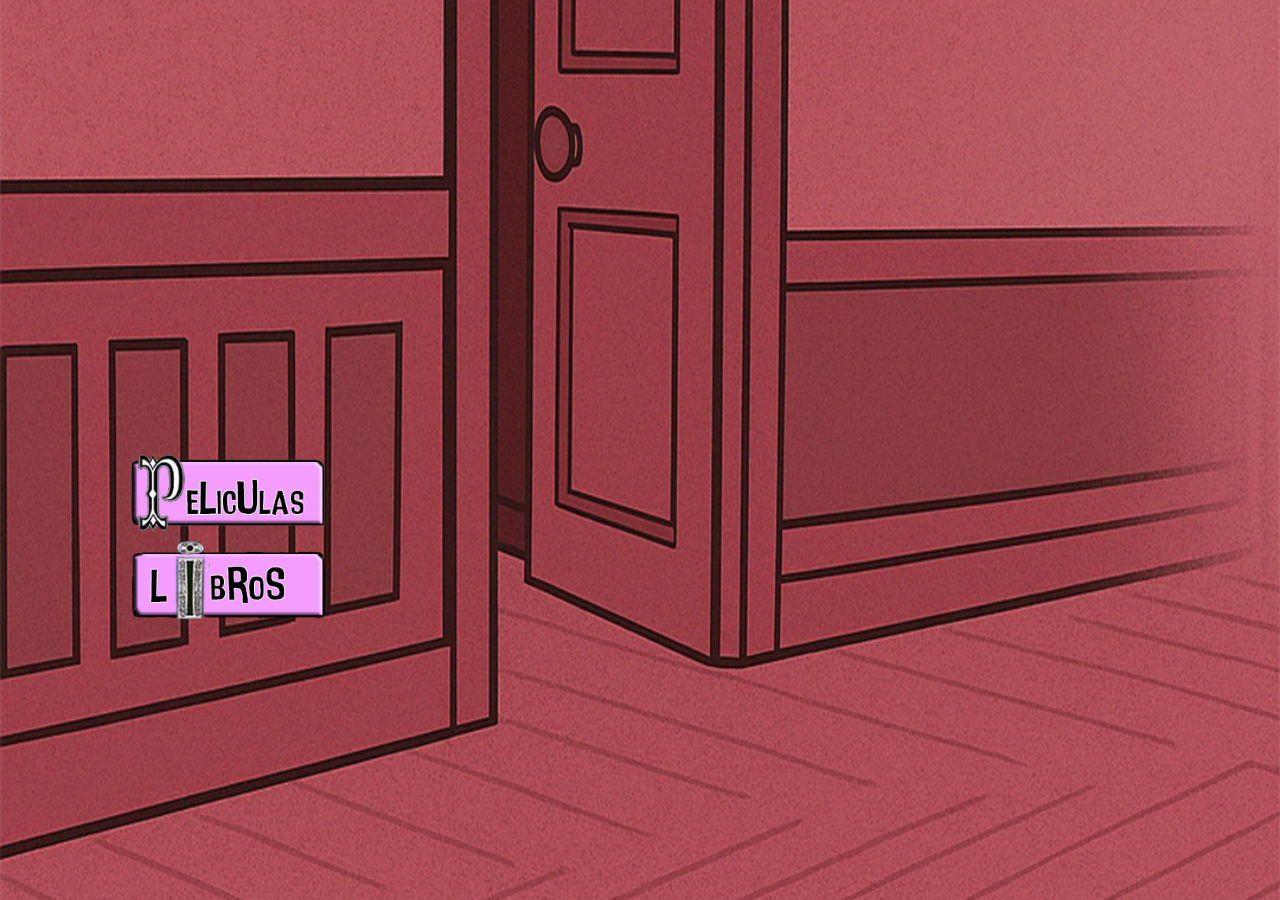
<file: index.html>
<!DOCTYPE html>
<html lang="es">
<head>
  <meta charset="UTF-8">
  <title>Bajo la Lupa</title>
  <meta name="viewport" content="width=device-width, initial-scale=1.0">
  <link rel="stylesheet" href="styles.css">
</head>
<body>
  <body class="fondo-celular"></body>
    <a href="cine.html">
      <img src="imagenes/Peliculas.png" alt="Películas" class="boton boton1" />
    </a>
    <a href="libros.html">
      <img src="imagenes/Libros.png" alt="Libros" class="boton boton2" />
    </a>
  </div>
</body>
</html>
</file>
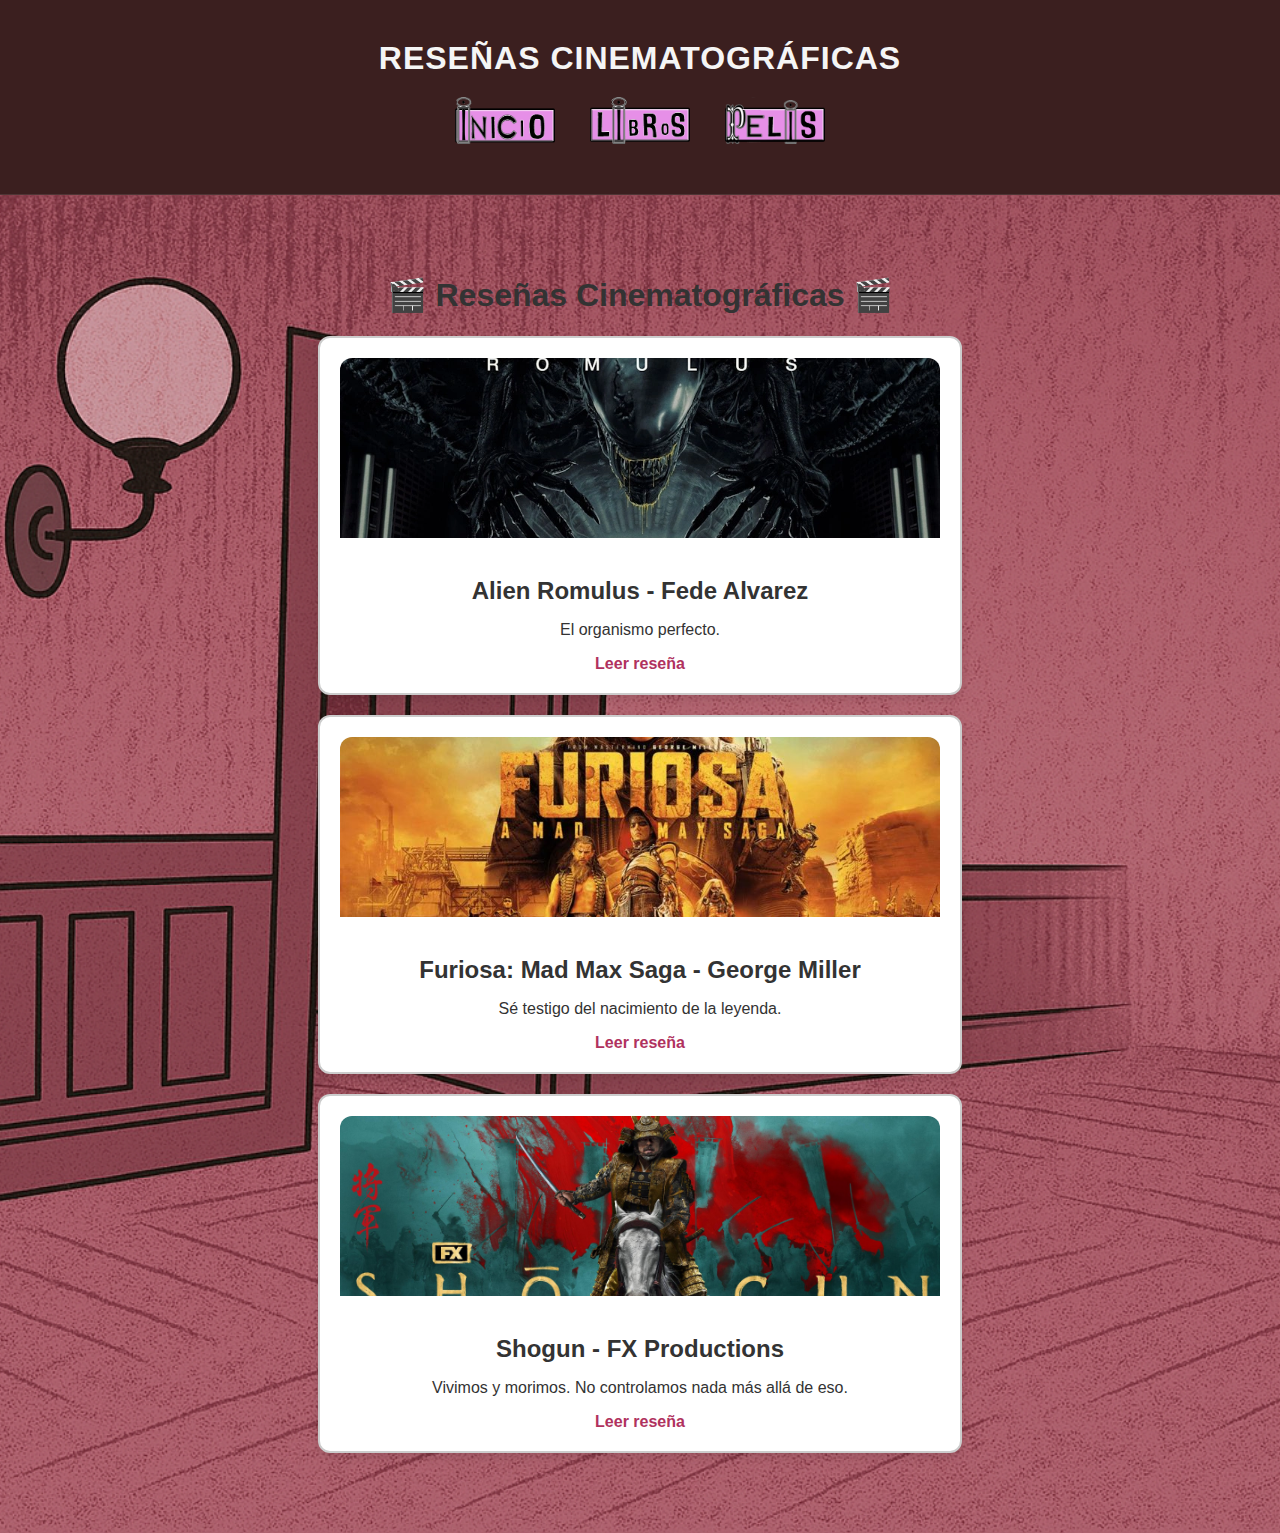
<file: cine.html>
<!DOCTYPE html>
<html lang="es">
<head>
  <meta charset="UTF-8">
  <title>Reseñas Cinematográficas | Bajo la Lupa</title>
  <meta name="viewport" content="width=device-width, initial-scale=1.0">
  <link rel="stylesheet" href="styles.css">
</head>
<body>

  <!-- ENCABEZADO CON BOTONES -->
  <header class="header-minimal">
    <h1 style="font-family: 'Trebuchet MS', sans-serif;">
      Reseñas Cinematográficas
    </h1>
    <nav class="nav-imagenes">
      <a href="index.html">
        <img src="imagenes/InicioBOT.png" alt="Inicio" style="width: 100px;">
      </a>
      <a href="libros.html">
        <img src="imagenes/LibrosBOT.png" alt="Libros" style="width: 100px;">
      </a>
      <a href="../cine.html">
        <img src="../imagenes/CineBOT.png" alt="Peliculas">
      </a>
    </nav>
  </header>

  <div class="fondo-libros"> <!-- mantiene el fondo común -->

    <section class="contenedor-libros">
      <h1>🎬 Reseñas Cinematográficas 🎬</h1>

      <div class="tarjeta-libro">
        <img src="imagenes/alien.jpg" alt="Alien Romulus" class="img-libro" />
        <h2>Alien Romulus - Fede Alvarez</h2>
        <p>El organismo perfecto.</p>
        <a href="reseñas/romulus.html">Leer reseña</a>
      </div>

      <div class="tarjeta-libro">
        <img src="imagenes/Furiosa.jpg" alt="Furiosa: Mad Max Saga" class="img-libro" />
        <h2>Furiosa: Mad Max Saga - George Miller</h2>
        <p>Sé testigo del nacimiento de la leyenda.</p>
        <a href="reseñas/Furiosa.html">Leer reseña</a>
      </div>

      <div class="tarjeta-libro">
        <img src="imagenes/shogun.jpg" alt="Shogun" class="img-libro" />
        <h2>Shogun - FX Productions</h2>
        <p>Vivimos y morimos. No controlamos nada más allá de eso.</p>
        <a href="reseñas/Shogun.html">Leer reseña</a>
      </div>

      <!-- Agregá más tarjetas según lo necesites -->

    </section>
    
  </div>
</body>
</html>
</file>
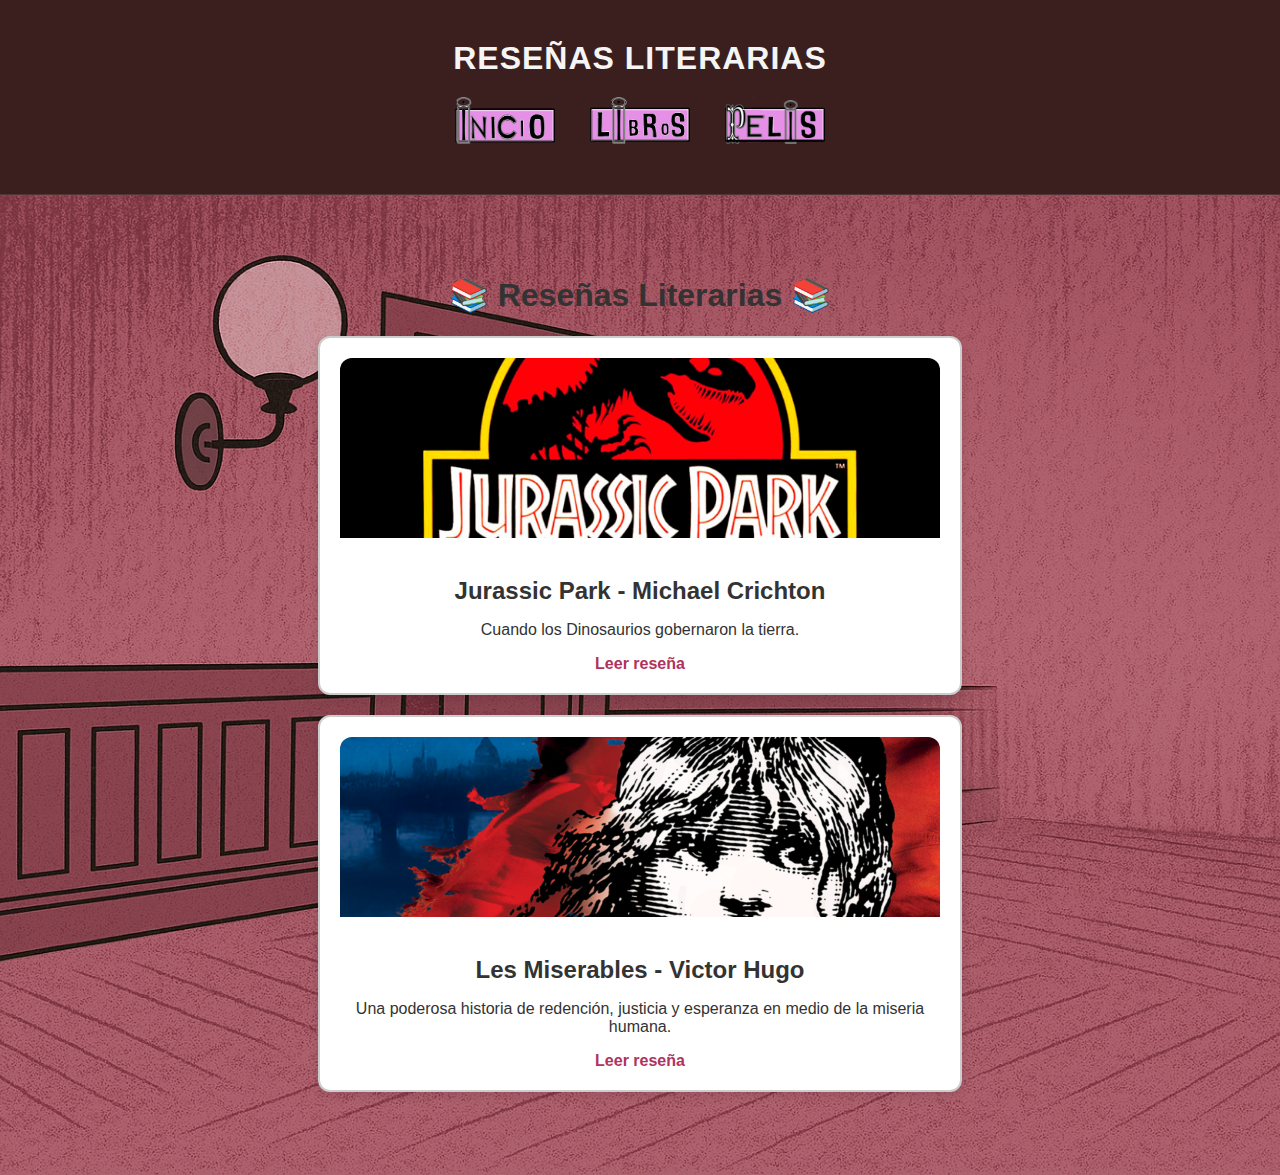
<file: libros.html>
<!DOCTYPE html>
<html lang="es">
<head>
  <meta charset="UTF-8">
  <title>Reseñas de Libros | Bajo la Lupa</title>
  <meta name="viewport" content="width=device-width, initial-scale=1.0">
  <link rel="stylesheet" href="styles.css">
</head>
<body>

  <!-- ENCABEZADO CON BOTONES -->
  <header class="header-minimal">
    <h1 style="font-family: 'Trebuchet MS', sans-serif;">
      Reseñas Literarias
    </h1>
    <nav class="nav-imagenes">
      <a href="index.html">
        <img src="imagenes/InicioBOT.png" alt="Inicio" style="width: 100px;">
      </a>
      <a href="libros.html">
        <img src="imagenes/LibrosBOT.png" alt="Libros" style="width: 100px;">
      </a>
      <a href="../cine.html">
        <img src="../imagenes/CineBOT.png" alt="Peliculas">
      </a>
    </nav>
  </header>

  <div class="fondo-libros"> <!-- mantiene el fondo común -->

    <section class="contenedor-libros">
      <h1>📚 Reseñas Literarias 📚</h1>

      <div class="tarjeta-libro">
        <img src="imagenes/JP.jpg" alt="Jurassic Park" class="img-libro" />
        <h2>Jurassic Park - Michael Crichton</h2>
        <p>Cuando los Dinosaurios gobernaron la tierra.</p>
        <a href="reseñas/jurassic.html">Leer reseña</a>
      </div>

      <div class="tarjeta-libro">
        <img src="imagenes/Les.jpg" alt="Les Miserables" class="img-libro" />
        <h2>Les Miserables - Victor Hugo</h2>
        <p>Una poderosa historia de redención, justicia y esperanza en medio de la miseria humana.</p>
        <a href="reseñas/1984.html">Leer reseña</a>
      </div>

      <!-- Agregá más tarjetas según lo necesites -->

    </section>
    
  </div>
</body>
</html>
</file>
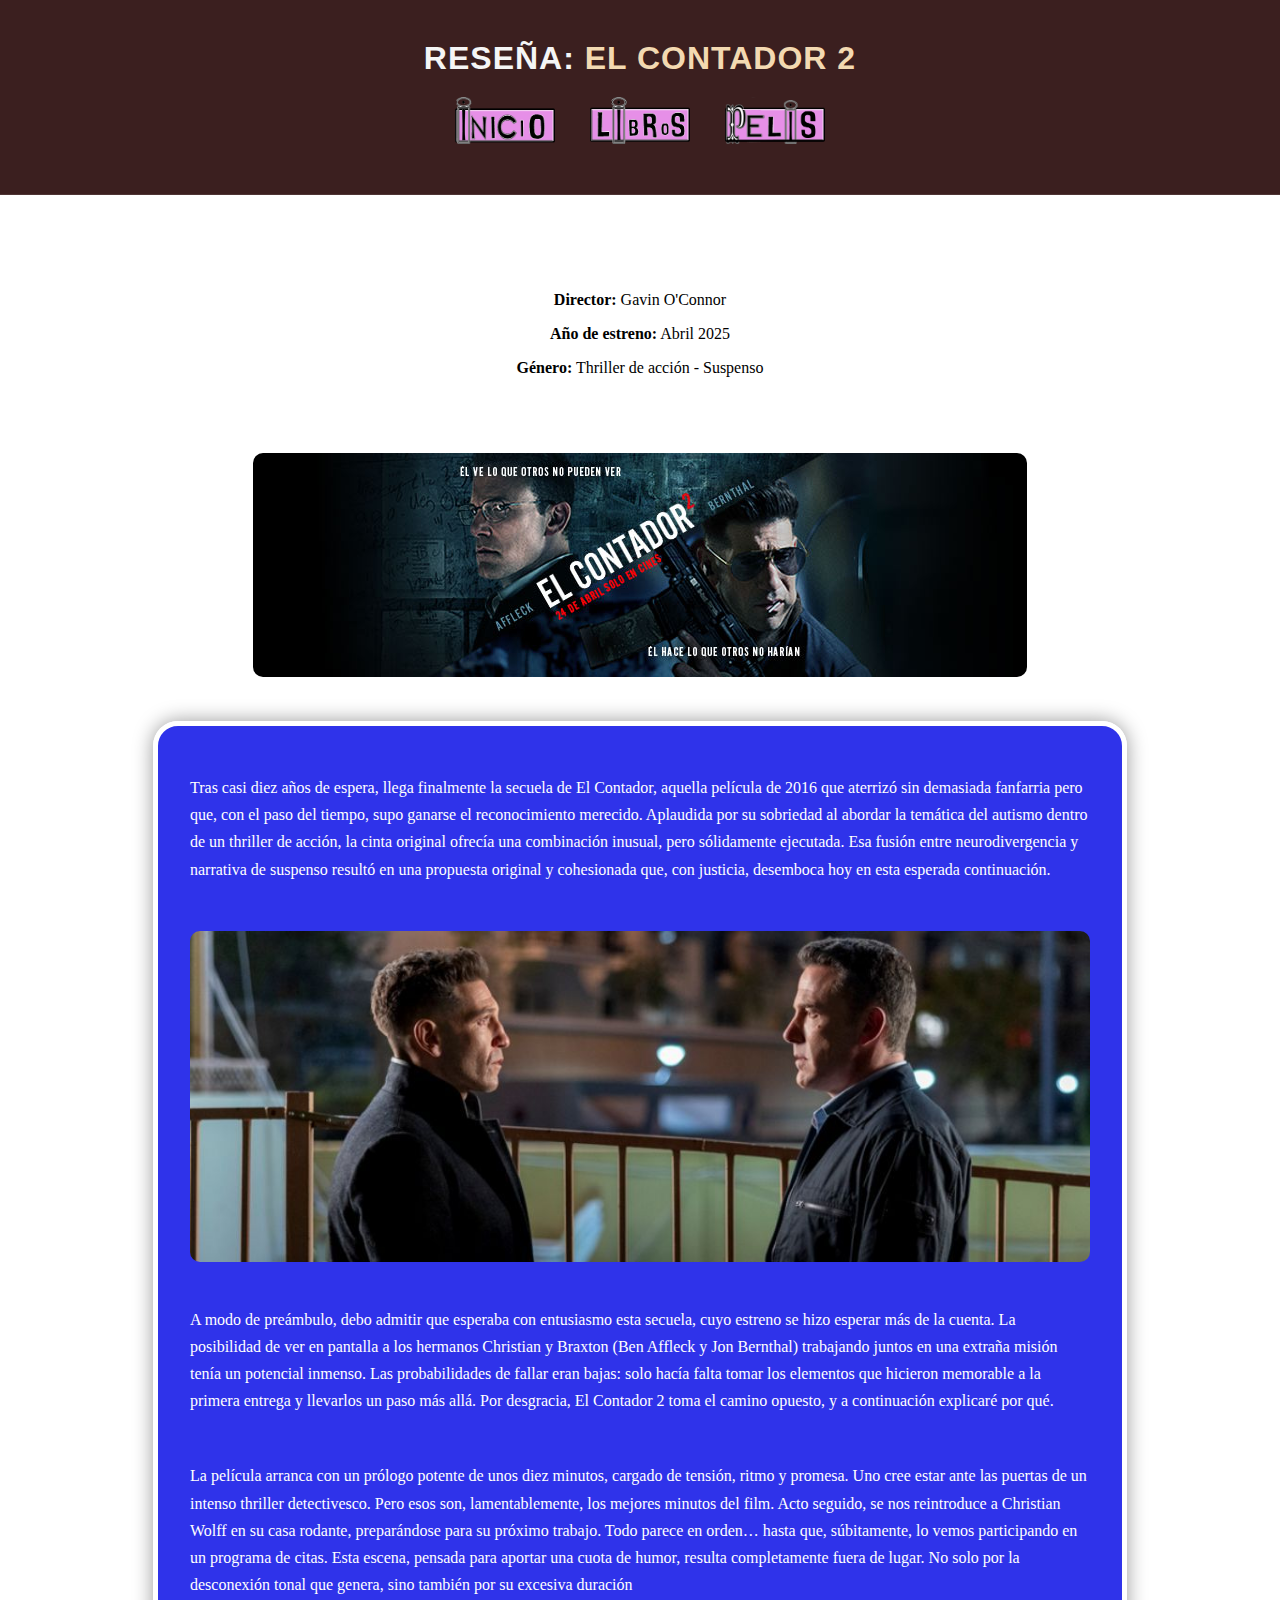
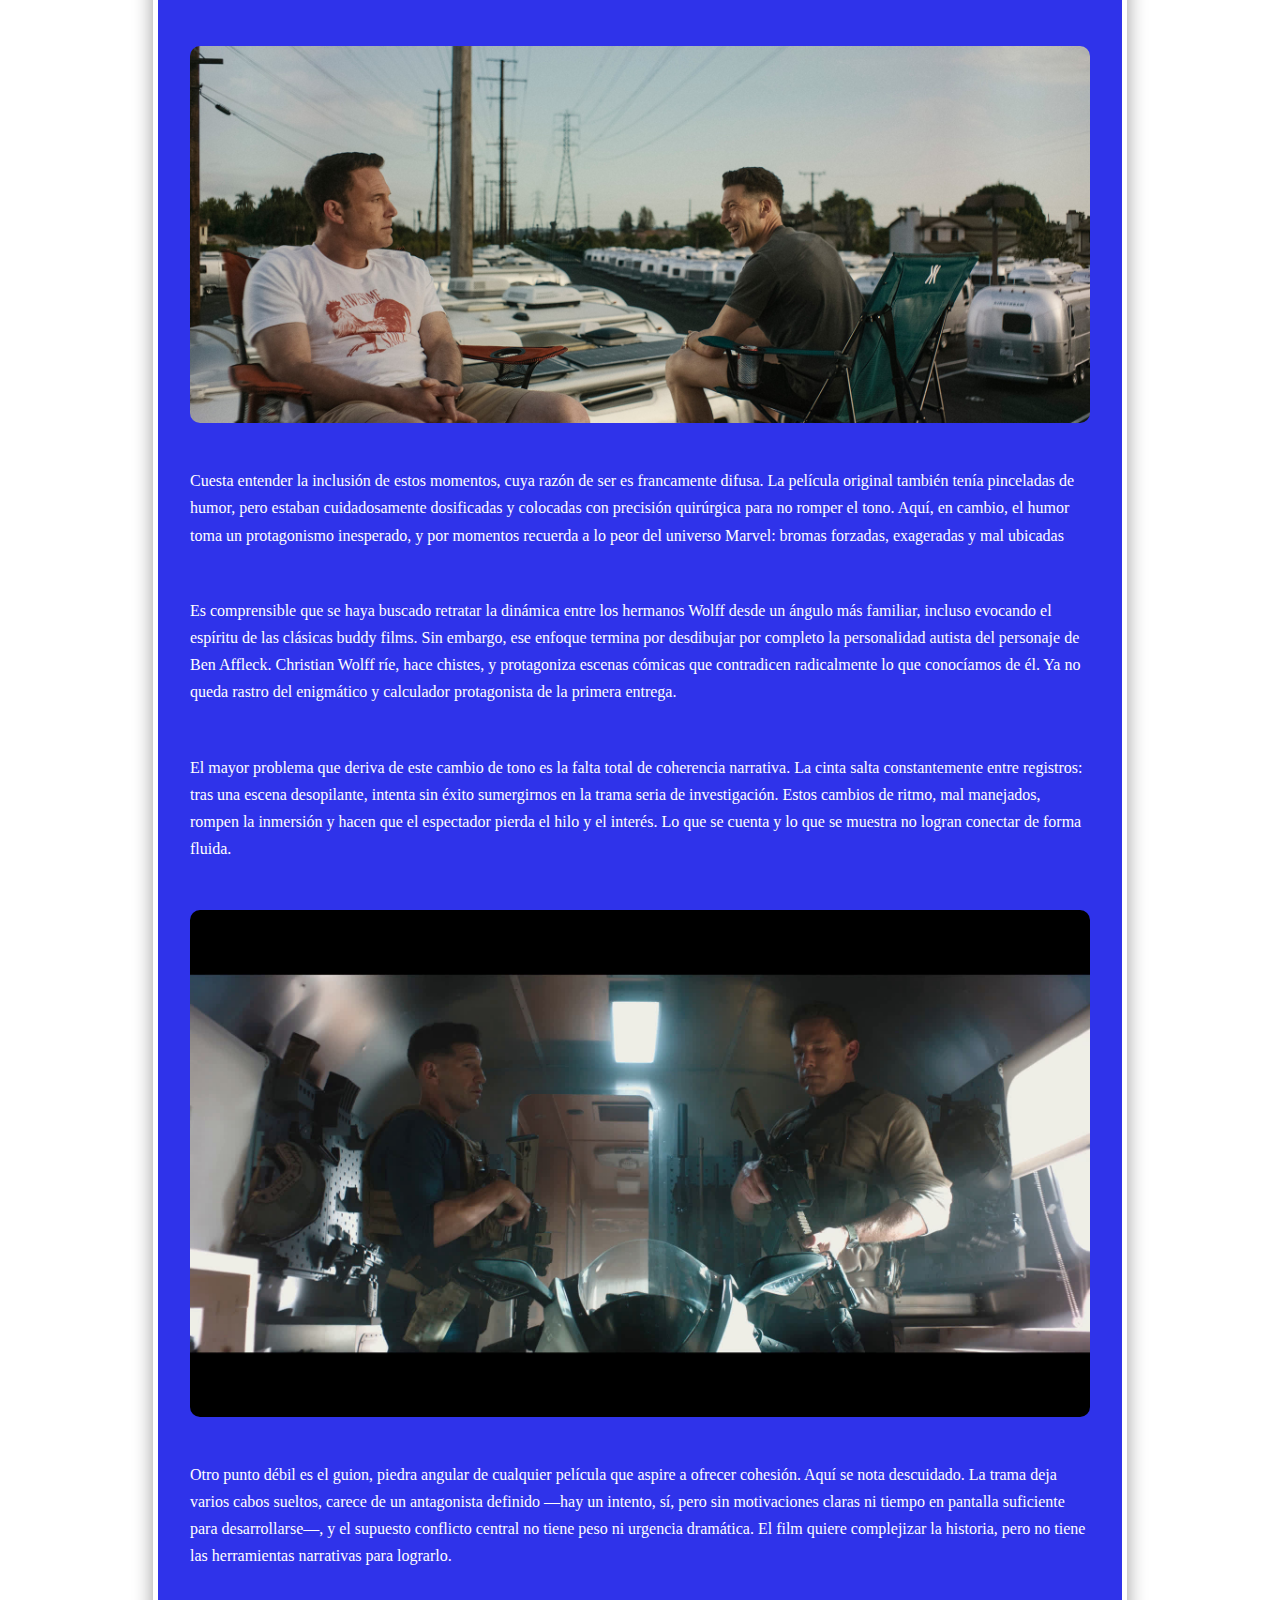
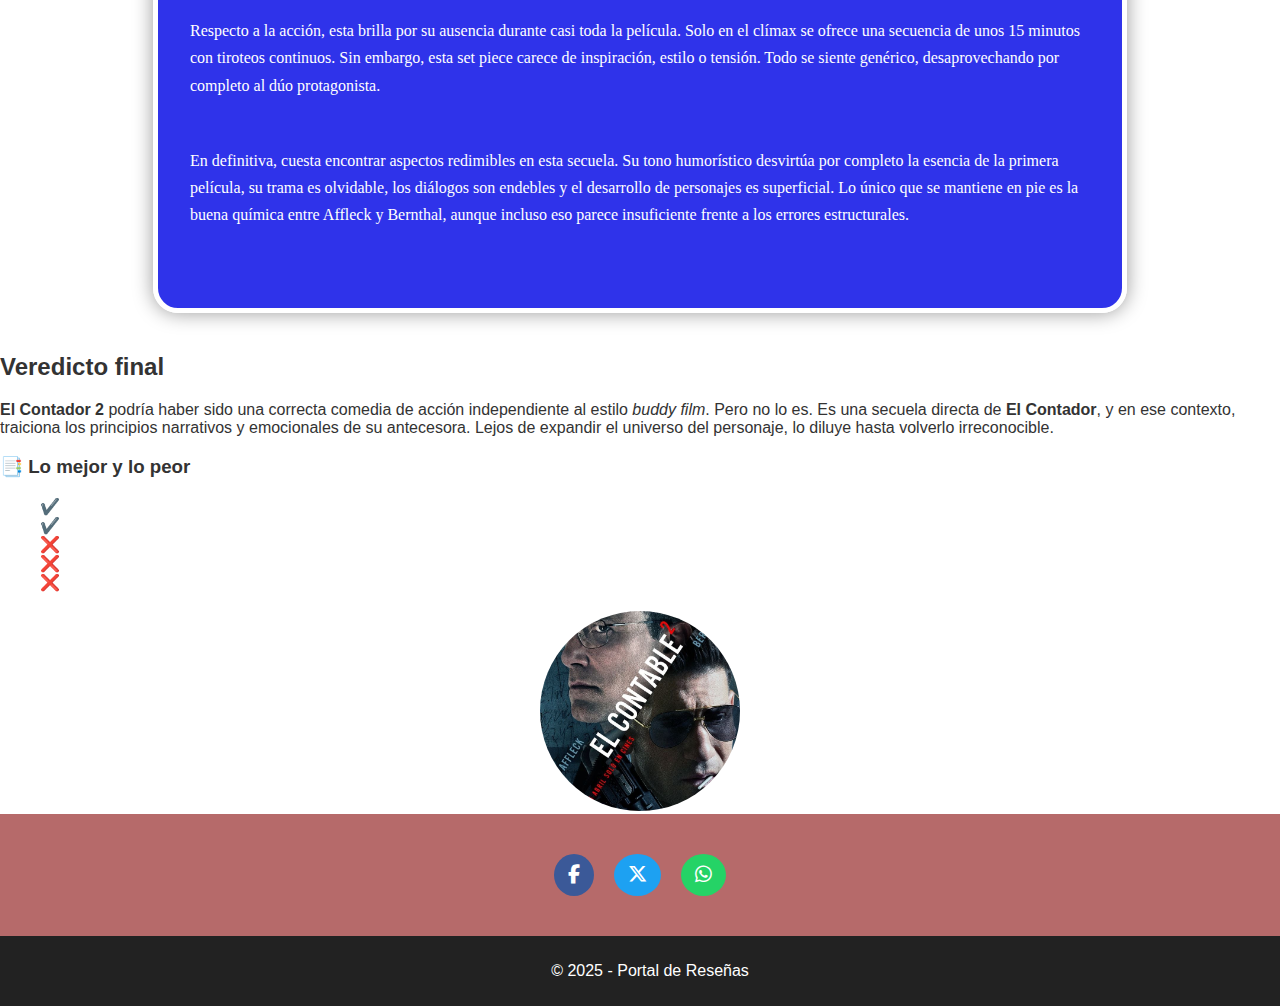
<file: reseñas/contador.html>
<!DOCTYPE html>
<html lang="es">
<head>
  <meta charset="UTF-8">
  <title>RESEÑA: El Contador 2</title>
  <link rel="stylesheet" href="../styles.css">
  <link rel="stylesheet" href="https://cdnjs.cloudflare.com/ajax/libs/font-awesome/6.5.0/css/all.min.css">


</head>
<body>
  <div class="fondo-salmon">

  <header class="header-minimal">
    <h1 style="font-family: 'Trebuchet MS', sans-serif;">Reseña: <span style="color: #f3d9b1;">El Contador 2</span></h1>
    <nav class="nav-imagenes">
      <a href="../index.html">
        <img src="../imagenes/InicioBOT.png" alt="Inicio">
      </a>
      <a href="../libros.html">
        <img src="../imagenes/LibrosBOT.png" alt="Libros">
      </a>
      <a href="../cine.html">
        <img src="../imagenes/CineBOT.png" alt="Peliculas">
      </a>
    </nav>
</header>


  <main>
    <!-- Datos del libro -->
    <div style="max-width: 500px; margin: 40px auto; padding: 20px; background-color: rgb(255, 255, 255); border-radius: 10px; text-align: center; color: #000000; box-shadow: 0 2px 6px rgb(255, 255, 255); font-family: Georgia, serif;">
        <p><strong>Director:</strong> Gavin O'Connor</p>
        <p><strong>Año de estreno:</strong> Abril 2025</p>
        <p><strong>Género:</strong> Thriller de acción - Suspenso</p>
      </div>
      

    <!-- Imagen destacada -->
<div style="text-align: center; margin: 40px 0;">
    <img src="../imagenes/contador.jpg" alt="Banner Contador 2" style="max-width: 100%; height: auto; border-radius: 10px;">
  </div>
  

    <!-- Cuerpo del artículo -->
<section>
  <div class="bloque-texto">
  
    <p class="capital">
        Tras casi diez años de espera, llega finalmente la secuela de El Contador, aquella película de 2016 que aterrizó sin demasiada fanfarria pero que, con el paso del tiempo, supo ganarse el reconocimiento merecido. Aplaudida por su sobriedad al abordar la temática del autismo dentro de un thriller de acción, la cinta original ofrecía una combinación inusual, pero sólidamente ejecutada. Esa fusión entre neurodivergencia y narrativa de suspenso resultó en una propuesta original y cohesionada que, con justicia, desemboca hoy en esta esperada continuación.
      </p>
      

      <!-- Segunda imagen -->
<div style="text-align: center; margin: 40px 0;">
    <img src="../imagenes/contador2.jpg" alt="Descripción de la imagen" style="max-width: 100%; height: auto; border-radius: 10px;">
  </div>

  <!-- Nuevos párrafos -->
  
    <p>
        A modo de preámbulo, debo admitir que esperaba con entusiasmo esta secuela, cuyo estreno se hizo esperar más de la cuenta. La posibilidad de ver en pantalla a los hermanos Christian y Braxton (Ben Affleck y Jon Bernthal) trabajando juntos en una extraña misión tenía un potencial inmenso. Las probabilidades de fallar eran bajas: solo hacía falta tomar los elementos que hicieron memorable a la primera entrega y llevarlos un paso más allá. Por desgracia, El Contador 2 toma el camino opuesto, y a continuación explicaré por qué.
    </p>
  
    <p>
        La película arranca con un prólogo potente de unos diez minutos, cargado de tensión, ritmo y promesa. Uno cree estar ante las puertas de un intenso thriller detectivesco. Pero esos son, lamentablemente, los mejores minutos del film. Acto seguido, se nos reintroduce a Christian Wolff en su casa rodante, preparándose para su próximo trabajo. Todo parece en orden… hasta que, súbitamente, lo vemos participando en un programa de citas. Esta escena, pensada para aportar una cuota de humor, resulta completamente fuera de lugar. No solo por la desconexión tonal que genera, sino también por su excesiva duración
    </p>
  
    
  <!-- Imagen de Ian Malcolm -->
<div style="text-align: center; margin: 40px 0;">
    <img src="../imagenes/contador3.jpg" alt="Jurassic Park" style="max-width: 100%; height: auto; border-radius: 10px;">
  </div>
  
  <!-- Más texto de la reseña -->
  
    <p>
        Cuesta entender la inclusión de estos momentos, cuya razón de ser es francamente difusa. La película original también tenía pinceladas de humor, pero estaban cuidadosamente dosificadas y colocadas con precisión quirúrgica para no romper el tono. Aquí, en cambio, el humor toma un protagonismo inesperado, y por momentos recuerda a lo peor del universo Marvel: bromas forzadas, exageradas y mal ubicadas
    </p>

    <p>
        Es comprensible que se haya buscado retratar la dinámica entre los hermanos Wolff desde un ángulo más familiar, incluso evocando el espíritu de las clásicas buddy films. Sin embargo, ese enfoque termina por desdibujar por completo la personalidad autista del personaje de Ben Affleck. Christian Wolff ríe, hace chistes, y protagoniza escenas cómicas que contradicen radicalmente lo que conocíamos de él. Ya no queda rastro del enigmático y calculador protagonista de la primera entrega.
    </p>
  
    <p>
        El mayor problema que deriva de este cambio de tono es la falta total de coherencia narrativa. La cinta salta constantemente entre registros: tras una escena desopilante, intenta sin éxito sumergirnos en la trama seria de investigación. Estos cambios de ritmo, mal manejados, rompen la inmersión y hacen que el espectador pierda el hilo y el interés. Lo que se cuenta y lo que se muestra no logran conectar de forma fluida.
    </p>

    <div style="text-align: center; margin: 40px 0;">
        <img src="../imagenes/contador4.jpg" alt="Jurassic Park" style="max-width: 100%; height: auto; border-radius: 10px;">
      </div>

    <p>
        Otro punto débil es el guion, piedra angular de cualquier película que aspire a ofrecer cohesión. Aquí se nota descuidado. La trama deja varios cabos sueltos, carece de un antagonista definido —hay un intento, sí, pero sin motivaciones claras ni tiempo en pantalla suficiente para desarrollarse—, y el supuesto conflicto central no tiene peso ni urgencia dramática. El film quiere complejizar la historia, pero no tiene las herramientas narrativas para lograrlo.
    </p>

    <p> Respecto a la acción, esta brilla por su ausencia durante casi toda la película. Solo en el clímax se ofrece una secuencia de unos 15 minutos con tiroteos continuos. Sin embargo, esta set piece carece de inspiración, estilo o tensión. Todo se siente genérico, desaprovechando por completo al dúo protagonista. 

    </p>

    <p> En definitiva, cuesta encontrar aspectos redimibles en esta secuela. Su tono humorístico desvirtúa por completo la esencia de la primera película, su trama es olvidable, los diálogos son endebles y el desarrollo de personajes es superficial. Lo único que se mantiene en pie es la buena química entre Affleck y Bernthal, aunque incluso eso parece insuficiente frente a los errores estructurales.

    </p>
  
  </section>
  
  </main>

  <div class="veredicto-final-bloque">
    <div class="veredicto-titulo">
      <h2>Veredicto final</h2>
    </div>
  
    <div class="veredicto-contenido">
      <p>
        <strong>El Contador 2</strong> podría haber sido una correcta comedia de acción independiente al estilo <em>buddy film</em>.
        Pero no lo es. Es una secuela directa de <strong>El Contador</strong>, y en ese contexto, traiciona los principios narrativos
        y emocionales de su antecesora. Lejos de expandir el universo del personaje, lo diluye hasta volverlo irreconocible.
      </p>
  
      <div class="veredicto-listado-imagen">
        <div class="veredicto-lista">
          <h3>📑 Lo mejor y lo peor</h3>
          <ul>
            <li style="color: #ffffff;">✔️ Buenas escenas de acción coreografiadas.</li>
            <li style="color: #ffffff;">✔️ El dúo Affleck–Bernthal tiene química.</li>
            <li style="color: #ffffff;">❌ Pierde el tono sobrio y maduro de la original.</li>
            <li style="color: #ffffff;">❌ Narrativamente repetitiva y poco inspirada.</li>
            <li style="color: #ffffff;">❌ El tratamiento del autismo se vuelve accesorio.</li>
          </ul>
        </div>
  
        <!-- Imagen circular -->
    <div style="flex: 1 1 30%; display: flex; justify-content: center; align-items: center;">
        <img src="../imagenes/contador5.jpg" alt="Miniatura El Contador 2" style="width: 200px; height: 200px; border-radius: 50%; object-fit: cover; border: 3px solid #fff;">
      </div>
        </div>
      </div>
    </div>
  </div>
  
  
    
  
  </section>
  
  

  <!-- Botones de compartir con íconos reutilizables -->
<div style="text-align: center; margin: 40px 0;">
    <a href="https://www.facebook.com/sharer/sharer.php?u=https://bajolalupa.netlify.app/rese%C3%B1as/contador.html"
       target="_blank"
       class="boton-red-social"
       style="background-color: #3b5998;">
      <i class="fab fa-facebook-f"></i>
    </a>
  
    <a href="https://twitter.com/intent/tweet?url=https://bajolalupa.netlify.app/rese%C3%B1as/contador.html&text=Leé esta reseña de El Contador 2"
       target="_blank"
       class="boton-red-social"
       style="background-color: #1da1f2;">
      <i class="fab fa-x-twitter"></i>
    </a>
  
    <a href="https://api.whatsapp.com/send?text=Leé esta reseña de El Contador 2: https://bajolalupa.netlify.app/rese%C3%B1as/contador.html"
       target="_blank"
       class="boton-red-social"
       style="background-color: #25D366;">
      <i class="fab fa-whatsapp"></i>
    </a>
  </div>

  <footer>
    <p>&copy; 2025 - Portal de Reseñas</p>
  </footer>

</body>
</html>
</file>
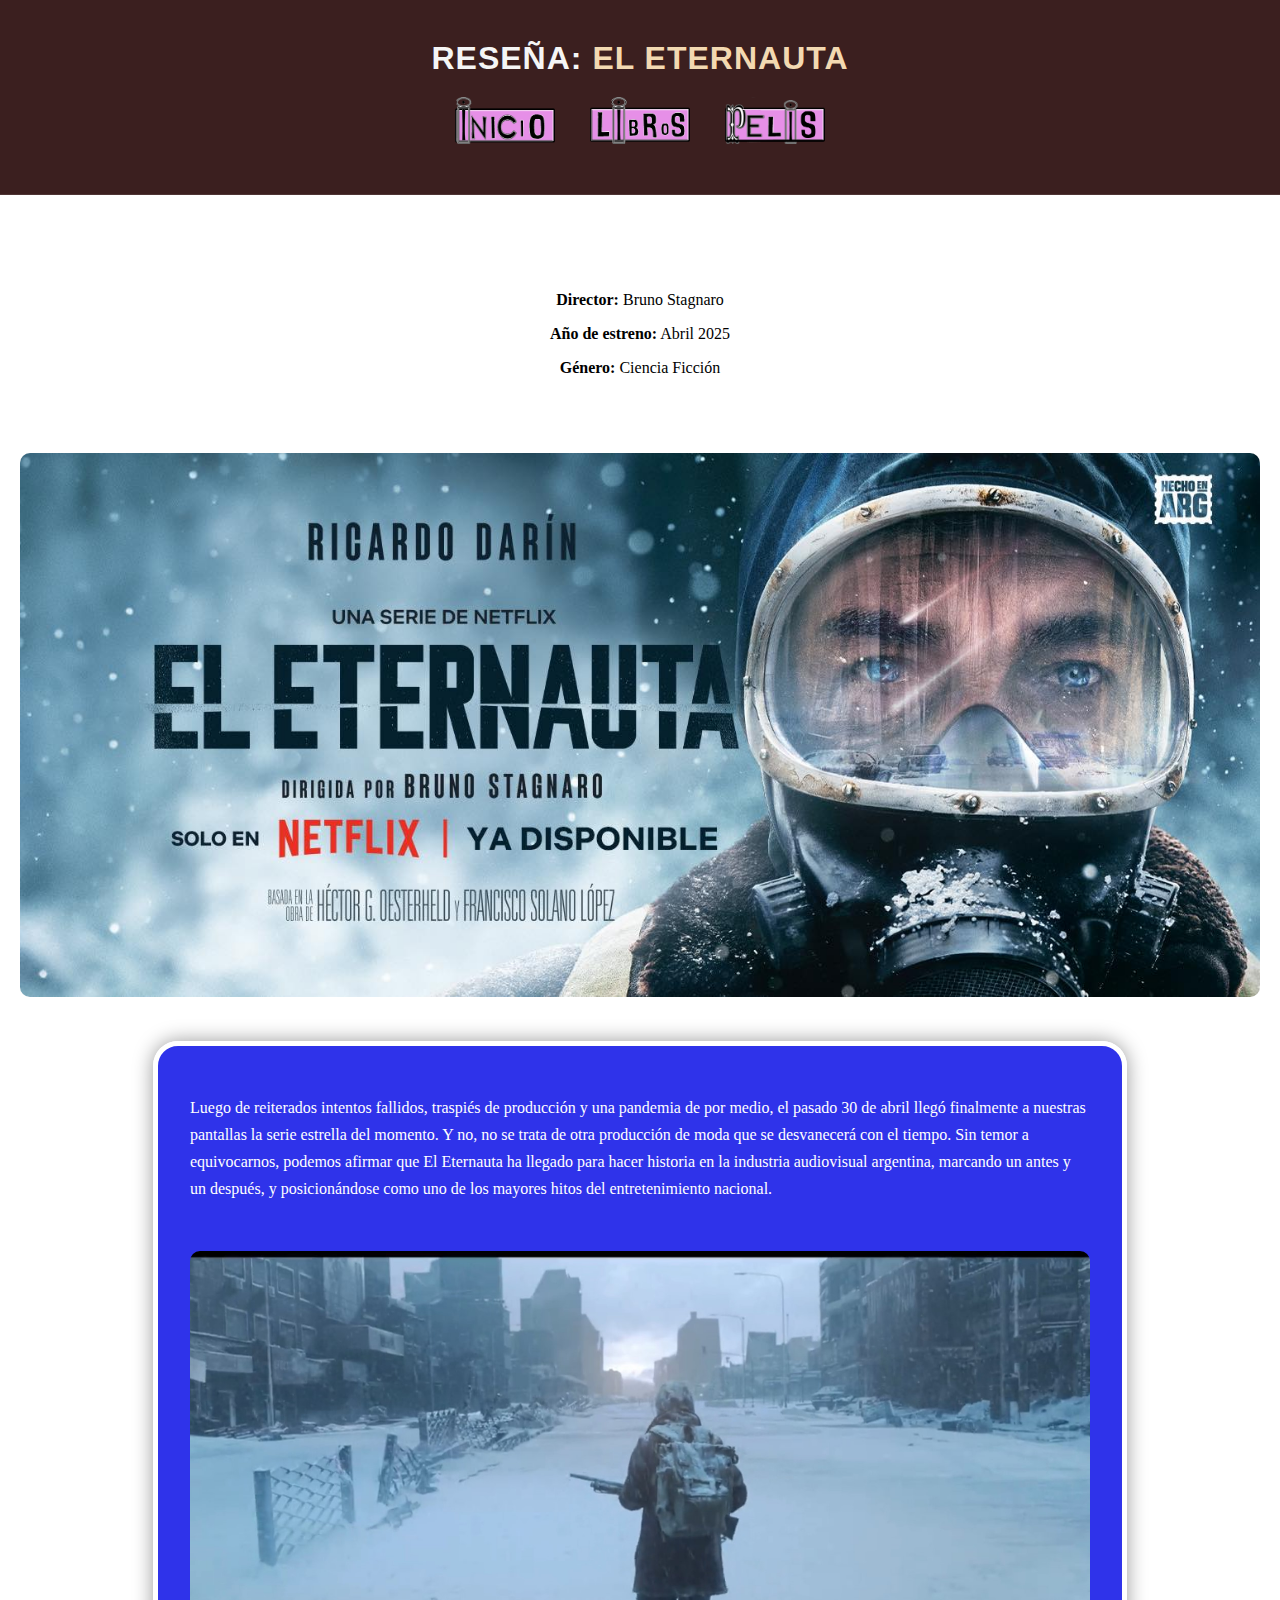
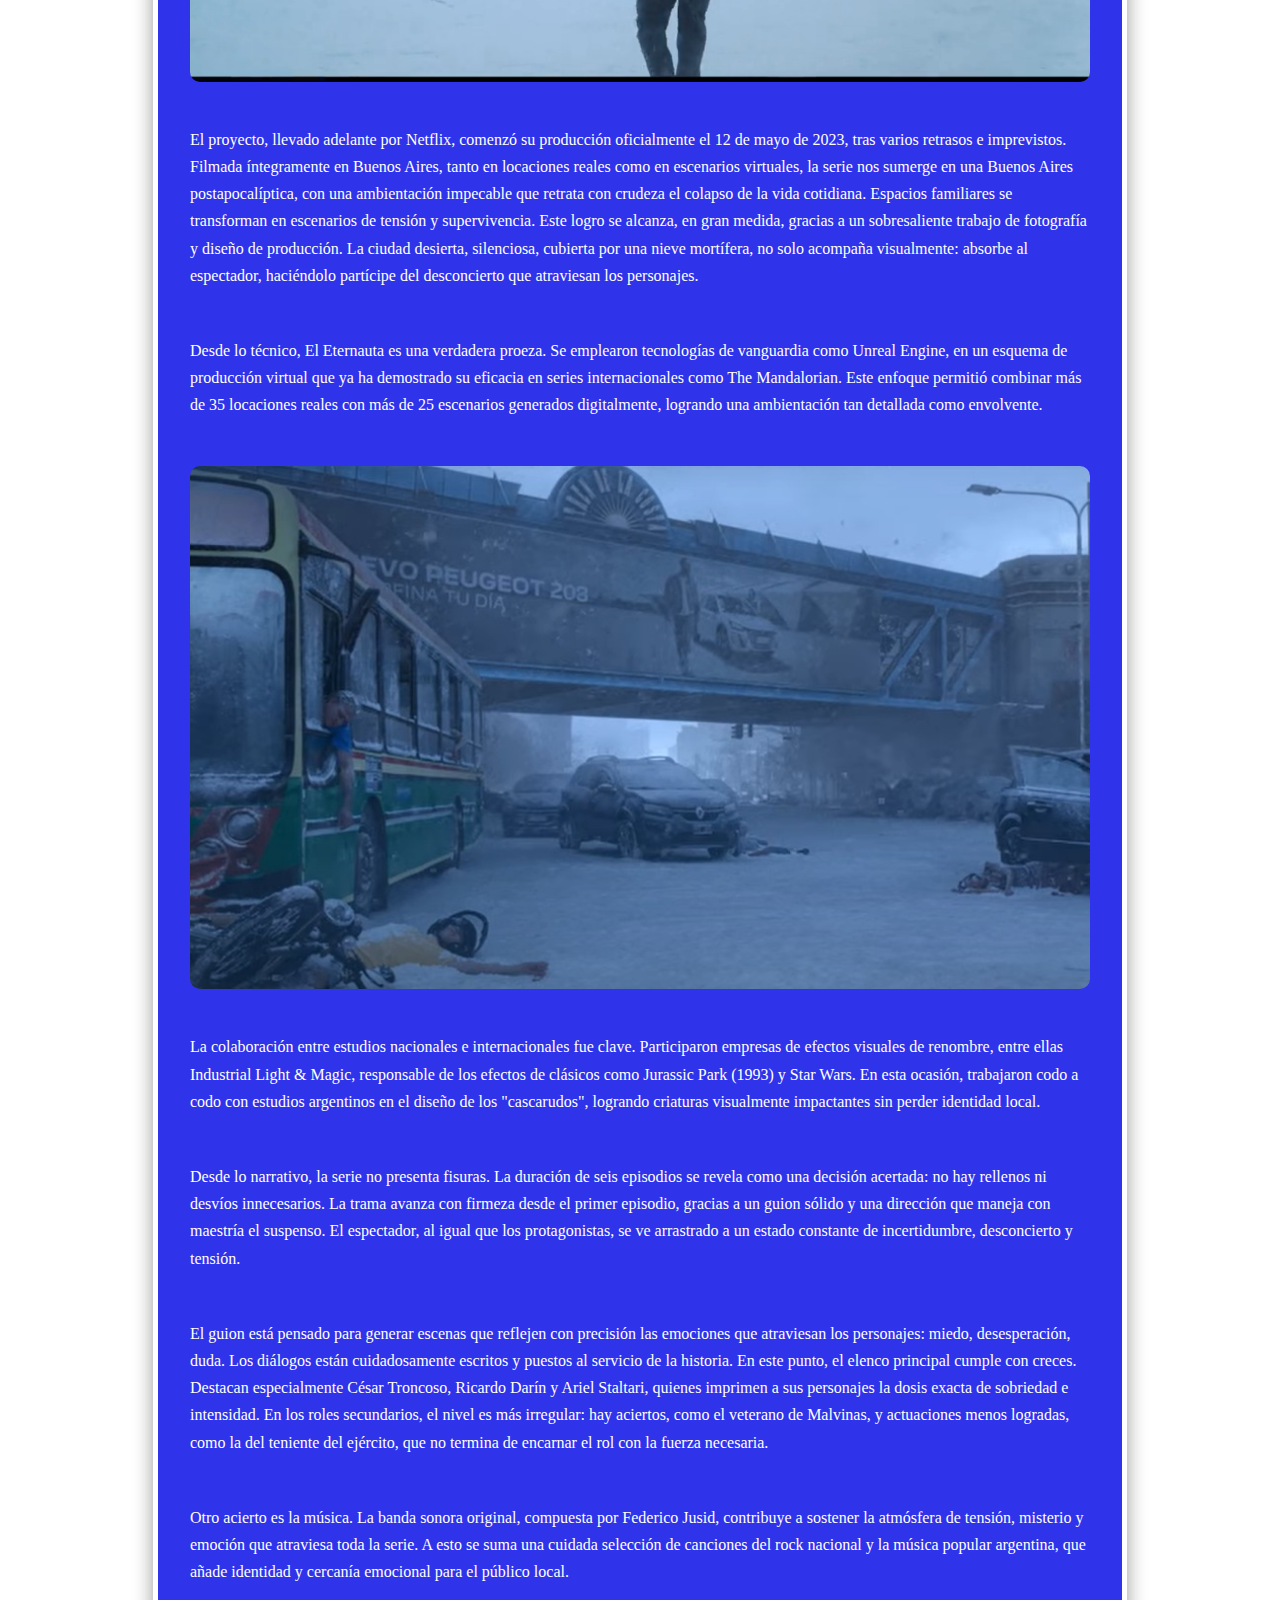
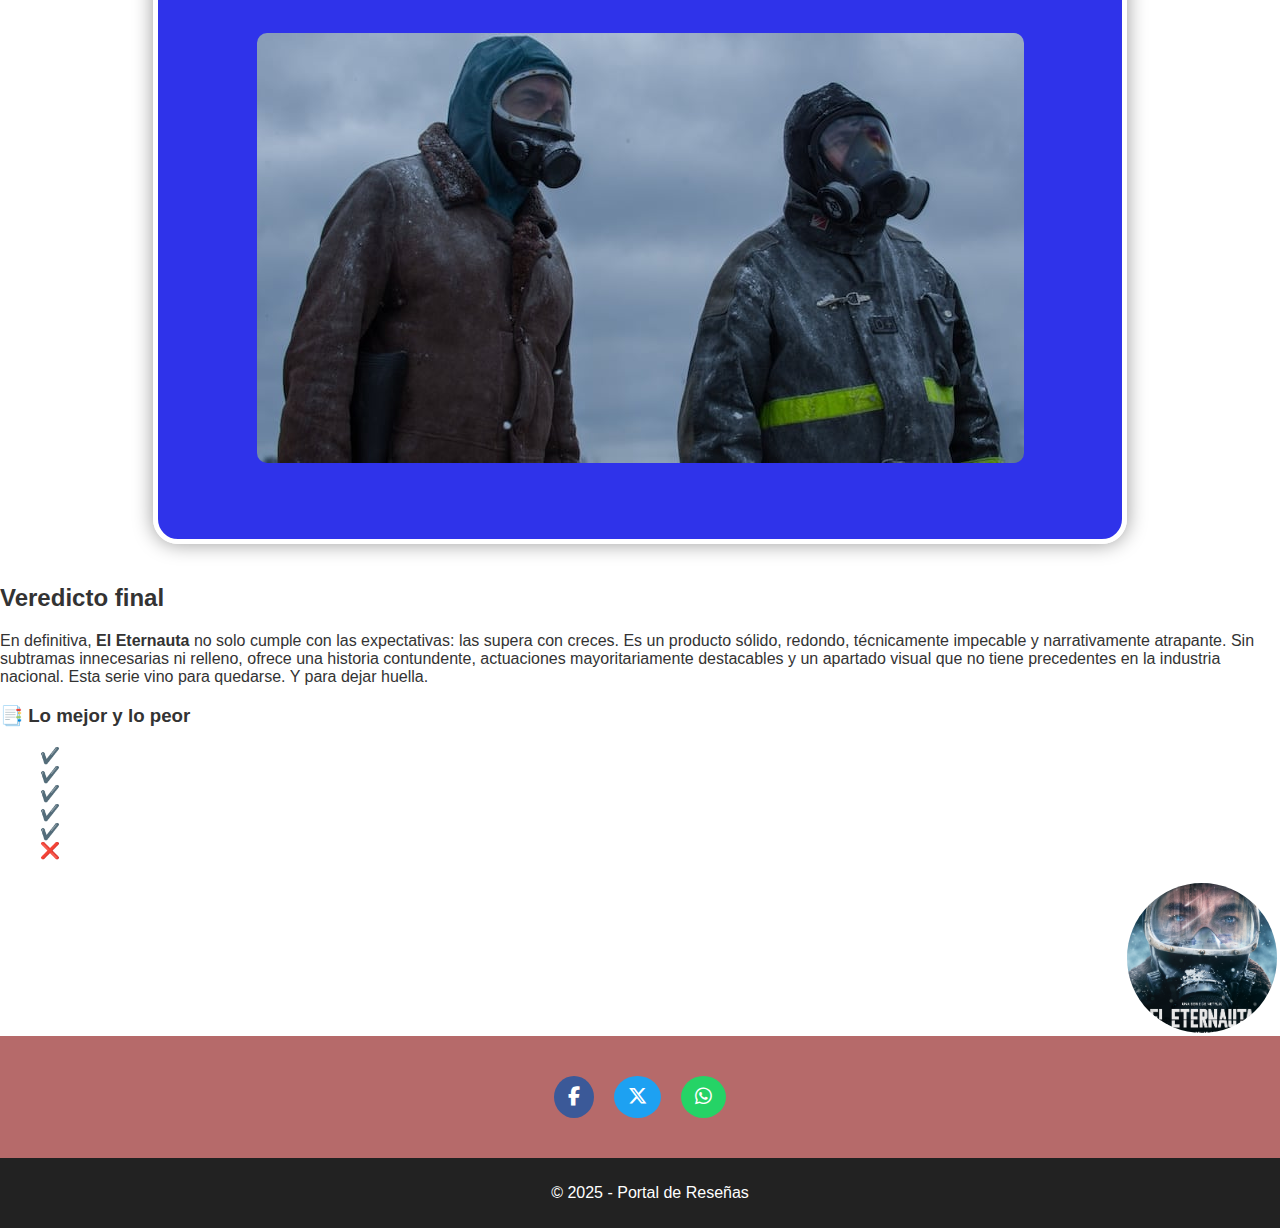
<file: reseñas/eternauta.html>
<!DOCTYPE html>
<html lang="es">
<head>
  <meta charset="UTF-8">
  <title>RESEÑA: El Eternauta</title>
  <link rel="stylesheet" href="../styles.css">
  <link rel="stylesheet" href="https://cdnjs.cloudflare.com/ajax/libs/font-awesome/6.5.0/css/all.min.css">


</head>
<body>
  <div class="fondo-salmon">

  <header class="header-minimal">
    <h1 style="font-family: 'Trebuchet MS', sans-serif;">Reseña: <span style="color: #f3d9b1;">El Eternauta</span></h1>
    <nav class="nav-imagenes">
      <a href="../index.html">
        <img src="../imagenes/InicioBOT.png" alt="Inicio">
      </a>
      <a href="../libros.html">
        <img src="../imagenes/LibrosBOT.png" alt="Libros">
      </a>
      <a href="../cine.html">
        <img src="../imagenes/CineBOT.png" alt="Peliculas">
      </a>
    </nav>
</header>


  <main>
    <!-- Datos del libro -->
    <div style="max-width: 500px; margin: 40px auto; padding: 20px; background-color: rgb(255, 255, 255); border-radius: 10px; text-align: center; color: #000000; box-shadow: 0 2px 6px rgb(255, 255, 255); font-family: Georgia, serif;">
        <p><strong>Director:</strong> Bruno Stagnaro</p>
        <p><strong>Año de estreno:</strong> Abril 2025</p>
        <p><strong>Género:</strong> Ciencia Ficción </p>
      </div>
      

    <!-- Imagen destacada -->
<div style="text-align: center; margin: 40px 0;">
    <img src="../imagenes/Eternauta.jpg" alt="Banner El Eternauta" style="max-width: 100%; height: auto; border-radius: 10px;">
  </div>
  

    <!-- Cuerpo del artículo -->
<section>
  <div class="bloque-texto">
  
    <p class="capital">
        Luego de reiterados intentos fallidos, traspiés de producción y una pandemia de por medio, el pasado 30 de abril llegó finalmente a nuestras pantallas la serie estrella del momento. Y no, no se trata de otra producción de moda que se desvanecerá con el tiempo. Sin temor a equivocarnos, podemos afirmar que El Eternauta ha llegado para hacer historia en la industria audiovisual argentina, marcando un antes y un después, y posicionándose como uno de los mayores hitos del entretenimiento nacional.
      </p>
      

      <!-- Segunda imagen -->
<div style="text-align: center; margin: 40px 0;">
    <img src="../imagenes/Eternauta1.jpg" alt="Descripción de la imagen" style="max-width: 100%; height: auto; border-radius: 10px;">
  </div>

  <!-- Nuevos párrafos -->
  
    <p>
        El proyecto, llevado adelante por Netflix, comenzó su producción oficialmente el 12 de mayo de 2023, tras varios retrasos e imprevistos. Filmada íntegramente en Buenos Aires, tanto en locaciones reales como en escenarios virtuales, la serie nos sumerge en una Buenos Aires postapocalíptica, con una ambientación impecable que retrata con crudeza el colapso de la vida cotidiana. Espacios familiares se transforman en escenarios de tensión y supervivencia. Este logro se alcanza, en gran medida, gracias a un sobresaliente trabajo de fotografía y diseño de producción. La ciudad desierta, silenciosa, cubierta por una nieve mortífera, no solo acompaña visualmente: absorbe al espectador, haciéndolo partícipe del desconcierto que atraviesan los personajes.
    </p>
  
    <p>
        Desde lo técnico, El Eternauta es una verdadera proeza. Se emplearon tecnologías de vanguardia como Unreal Engine, en un esquema de producción virtual que ya ha demostrado su eficacia en series internacionales como The Mandalorian. Este enfoque permitió combinar más de 35 locaciones reales con más de 25 escenarios generados digitalmente, logrando una ambientación tan detallada como envolvente.
    </p>
  
    
  <!-- Imagen de Ian Malcolm -->
<div style="text-align: center; margin: 40px 0;">
    <img src="../imagenes/Eternauta2.jpg" alt="Jurassic Park" style="max-width: 100%; height: auto; border-radius: 10px;">
  </div>
  
  <!-- Más texto de la reseña -->
  
    <p>
        La colaboración entre estudios nacionales e internacionales fue clave. Participaron empresas de efectos visuales de renombre, entre ellas Industrial Light & Magic, responsable de los efectos de clásicos como Jurassic Park (1993) y Star Wars. En esta ocasión, trabajaron codo a codo con estudios argentinos en el diseño de los "cascarudos", logrando criaturas visualmente impactantes sin perder identidad local.
    </p>

    <p>
        Desde lo narrativo, la serie no presenta fisuras. La duración de seis episodios se revela como una decisión acertada: no hay rellenos ni desvíos innecesarios. La trama avanza con firmeza desde el primer episodio, gracias a un guion sólido y una dirección que maneja con maestría el suspenso. El espectador, al igual que los protagonistas, se ve arrastrado a un estado constante de incertidumbre, desconcierto y tensión.
    </p>
  
    <p>
        El guion está pensado para generar escenas que reflejen con precisión las emociones que atraviesan los personajes: miedo, desesperación, duda. Los diálogos están cuidadosamente escritos y puestos al servicio de la historia. En este punto, el elenco principal cumple con creces. Destacan especialmente César Troncoso, Ricardo Darín y Ariel Staltari, quienes imprimen a sus personajes la dosis exacta de sobriedad e intensidad. En los roles secundarios, el nivel es más irregular: hay aciertos, como el veterano de Malvinas, y actuaciones menos logradas, como la del teniente del ejército, que no termina de encarnar el rol con la fuerza necesaria.
    </p>

    <p>
        Otro acierto es la música. La banda sonora original, compuesta por Federico Jusid, contribuye a sostener la atmósfera de tensión, misterio y emoción que atraviesa toda la serie. A esto se suma una cuidada selección de canciones del rock nacional y la música popular argentina, que añade identidad y cercanía emocional para el público local.
    </p>

    <div style="text-align: center; margin: 40px 0;">
        <img src="../imagenes/Eternauta3.jpg" alt="Jurassic Park" style="max-width: 100%; height: auto; border-radius: 10px;">
      </div>


  </section>
  
  </main>

  <div class="veredicto-final-bloque">
    <div class="veredicto-titulo">
      <h2>Veredicto final</h2>
    </div>
  
    <div class="veredicto-contenido">
      <p>
        En definitiva, <strong> El Eternauta </strong>  no solo cumple con las expectativas: las supera con creces. Es un producto sólido, redondo, técnicamente impecable y narrativamente atrapante. Sin subtramas innecesarias ni relleno, ofrece una historia contundente, actuaciones mayoritariamente destacables y un apartado visual que no tiene precedentes en la industria nacional. Esta serie vino para quedarse. Y para dejar huella.
      </p>
  
      <div class="veredicto-listado-imagen">
        <div class="veredicto-lista">
          <h3>📑 Lo mejor y lo peor</h3>
          <ul>
            <li style="color: #ffffff;">✔️ La ambientación postapocalíptica y desolada.</li>
            <li style="color: #ffffff;">✔️ Un guion sólido, sin rellenos, que mantiene el suspenso a lo largo de los seis episodios.</li>
            <li style="color: #ffffff;">✔️ Las actuaciones destacadas de César Troncoso, Ricardo Darín y Ariel Staltari.</li>
            <li style="color: #ffffff;">✔️ El uso de tecnología de punta como Unreal Engine, inédita en producciones nacionales.</li>
            <li style="color: #ffffff;">✔️ LAS MALVINAS SON ARGENTINAS</li>
            <li style="color: #ffffff;">❌ Algunas actuaciones secundarias deslucidas.</li>
          </ul>
        </div>
  
        <!-- Imagen circular -->
        <div style="display: flex; justify-content: flex-end; margin-top: 20px;">
            <img src="../imagenes/Eternauta5.jpg" alt="Miniatura El Contador 2"
                 style="width: 150px; height: 150px; border-radius: 50%; object-fit: cover; border: 3px solid #fff;">
          </div>
        </div>
      </div>
    </div>
  </div>
  
  
    
  
  </section>
  
  

  <!-- Botones de compartir con íconos reutilizables -->
<div style="text-align: center; margin: 40px 0;">
    <a href="https://www.facebook.com/sharer/sharer.php?u=https://bajolalupa.netlify.app/rese%C3%B1as/contador.html"
       target="_blank"
       class="boton-red-social"
       style="background-color: #3b5998;">
      <i class="fab fa-facebook-f"></i>
    </a>
  
    <a href="https://twitter.com/intent/tweet?url=https://bajolalupa.netlify.app/rese%C3%B1as/contador.html&text=Leé esta reseña de El Contador 2"
       target="_blank"
       class="boton-red-social"
       style="background-color: #1da1f2;">
      <i class="fab fa-x-twitter"></i>
    </a>
  
    <a href="https://api.whatsapp.com/send?text=Leé esta reseña de El Contador 2: https://bajolalupa.netlify.app/rese%C3%B1as/contador.html"
       target="_blank"
       class="boton-red-social"
       style="background-color: #25D366;">
      <i class="fab fa-whatsapp"></i>
    </a>
  </div>

  <footer>
    <p>&copy; 2025 - Portal de Reseñas</p>
  </footer>

</body>
</html>
</file>
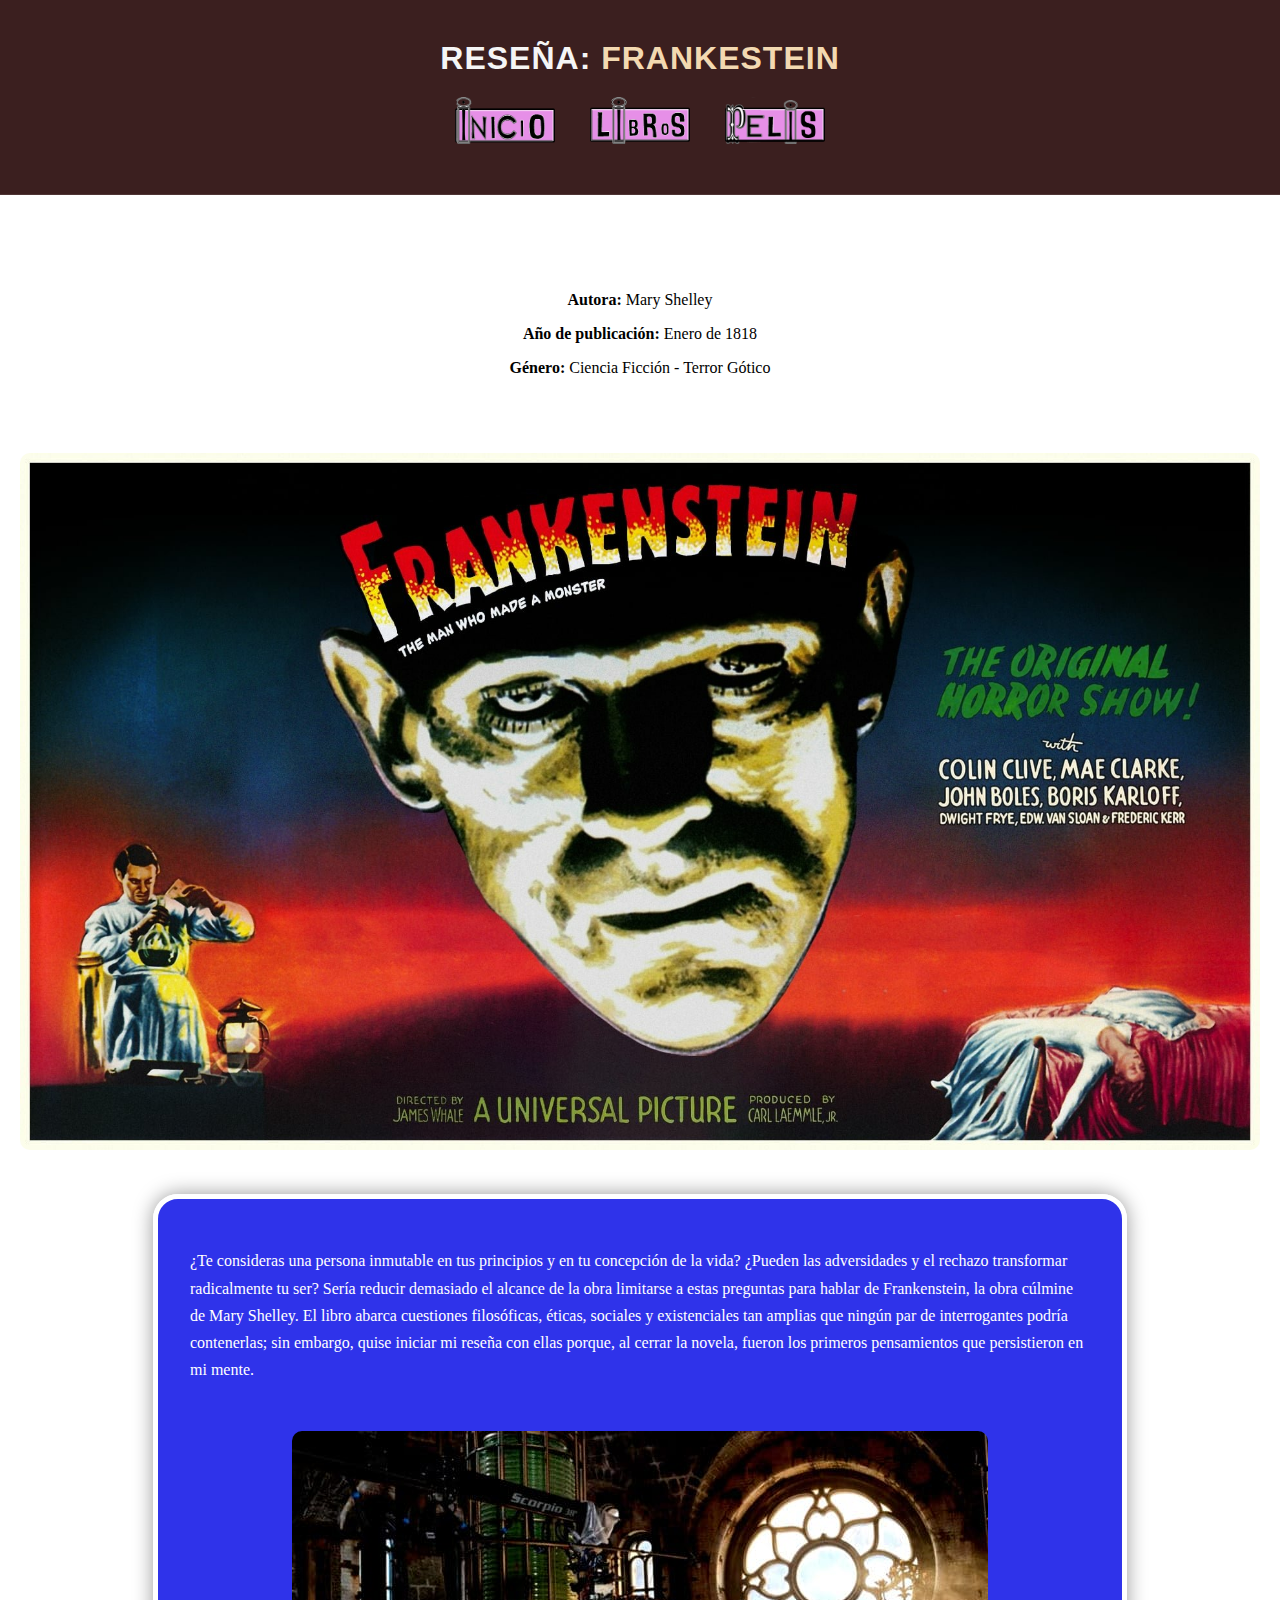
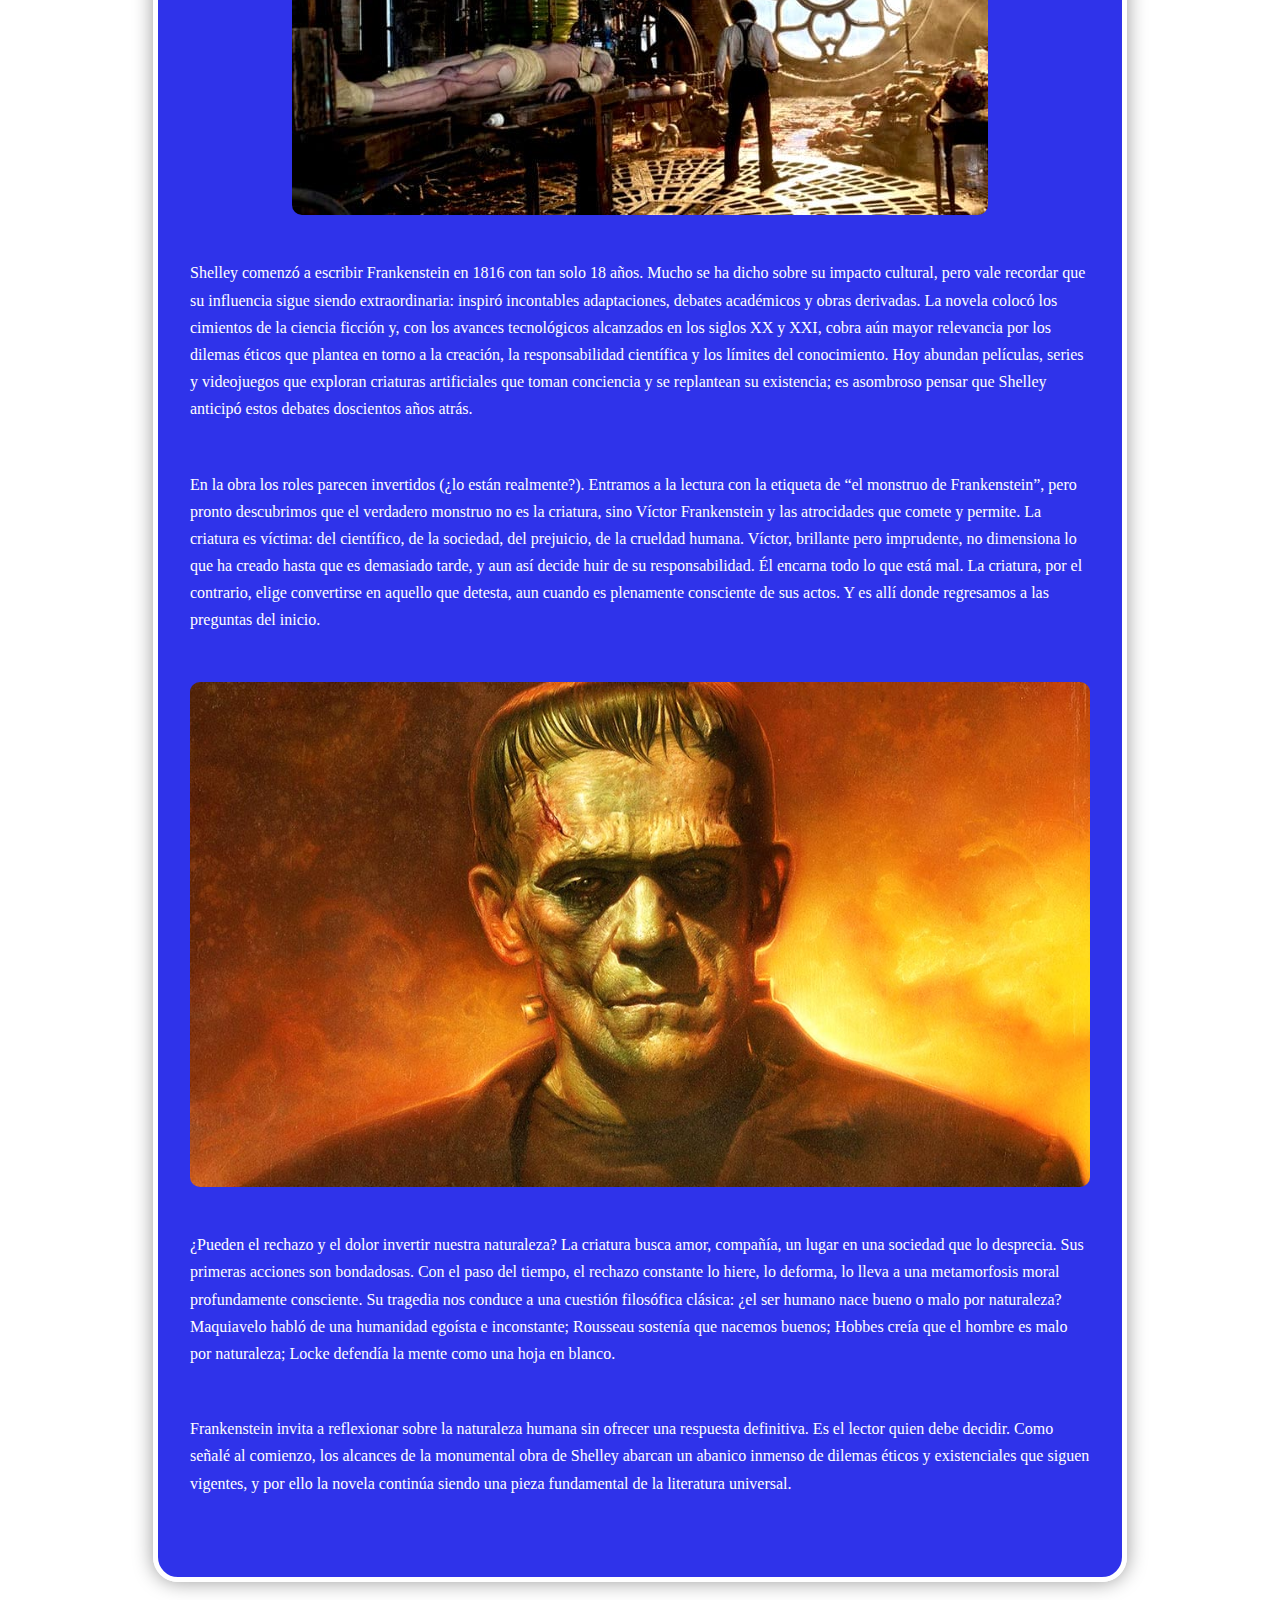
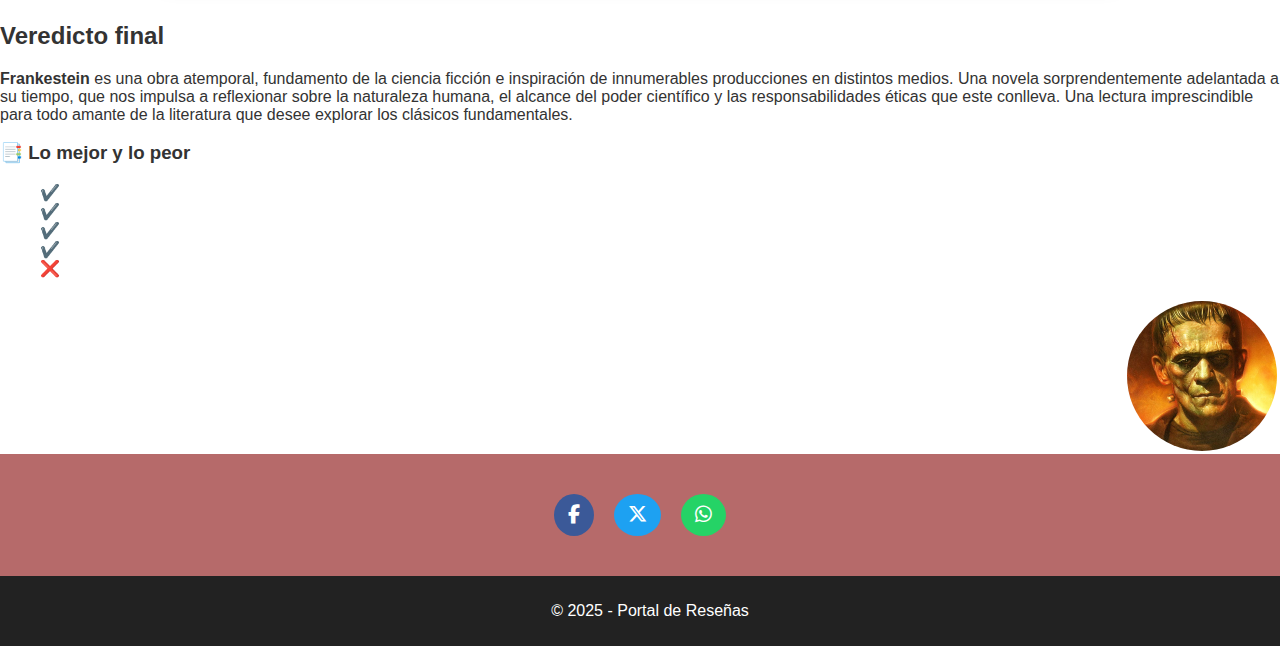
<file: reseñas/frank.html>
<!DOCTYPE html>
<html lang="es">
<head>
  <meta charset="UTF-8">
  <title>RESEÑA: El Eternauta</title>
  <link rel="stylesheet" href="../styles.css">
  <link rel="stylesheet" href="https://cdnjs.cloudflare.com/ajax/libs/font-awesome/6.5.0/css/all.min.css">


</head>
<body>
  <div class="fondo-salmon">

  <header class="header-minimal">
    <h1 style="font-family: 'Trebuchet MS', sans-serif;">Reseña: <span style="color: #f3d9b1;">Frankestein</span></h1>
    <nav class="nav-imagenes">
      <a href="../index.html">
        <img src="../imagenes/InicioBOT.png" alt="Inicio">
      </a>
      <a href="../libros.html">
        <img src="../imagenes/LibrosBOT.png" alt="Libros">
      </a>
      <a href="../cine.html">
        <img src="../imagenes/CineBOT.png" alt="Peliculas">
      </a>
    </nav>
</header>


  <main>
    <!-- Datos del libro -->
    <div style="max-width: 500px; margin: 40px auto; padding: 20px; background-color: rgb(255, 255, 255); border-radius: 10px; text-align: center; color: #000000; box-shadow: 0 2px 6px rgb(255, 255, 255); font-family: Georgia, serif;">
        <p><strong>Autora:</strong> Mary Shelley</p>
        <p><strong>Año de publicación:</strong> Enero de 1818</p>
        <p><strong>Género:</strong> Ciencia Ficción - Terror Gótico </p>
      </div>
      

    <!-- Imagen destacada -->
<div style="text-align: center; margin: 40px 0;">
    <img src="../imagenes/frank1.jpg" alt="Banner El Eternauta" style="max-width: 100%; height: auto; border-radius: 10px;">
  </div>
  

    <!-- Cuerpo del artículo -->
<section>
  <div class="bloque-texto">
  
    <p class="capital">
        ¿Te consideras una persona inmutable en tus principios y en tu concepción de la vida? ¿Pueden las adversidades y el rechazo transformar radicalmente tu ser? Sería reducir demasiado el alcance de la obra limitarse a estas preguntas para hablar de Frankenstein, la obra cúlmine de Mary Shelley. El libro abarca cuestiones filosóficas, éticas, sociales y existenciales tan amplias que ningún par de interrogantes podría contenerlas; sin embargo, quise iniciar mi reseña con ellas porque, al cerrar la novela, fueron los primeros pensamientos que persistieron en mi mente.
      </p>
      

      <!-- Segunda imagen -->
<div style="text-align: center; margin: 40px 0;">
    <img src="../imagenes/frank2.jpg" alt="Descripción de la imagen" style="max-width: 100%; height: auto; border-radius: 10px;">
  </div>

  <!-- Nuevos párrafos -->
  
    <p>
        Shelley comenzó a escribir Frankenstein en 1816 con tan solo 18 años. Mucho se ha dicho sobre su impacto cultural, pero vale recordar que su influencia sigue siendo extraordinaria: inspiró incontables adaptaciones, debates académicos y obras derivadas. La novela colocó los cimientos de la ciencia ficción y, con los avances tecnológicos alcanzados en los siglos XX y XXI, cobra aún mayor relevancia por los dilemas éticos que plantea en torno a la creación, la responsabilidad científica y los límites del conocimiento. Hoy abundan películas, series y videojuegos que exploran criaturas artificiales que toman conciencia y se replantean su existencia; es asombroso pensar que Shelley anticipó estos debates doscientos años atrás.
    </p>
  
    <p>
        En la obra los roles parecen invertidos (¿lo están realmente?). Entramos a la lectura con la etiqueta de “el monstruo de Frankenstein”, pero pronto descubrimos que el verdadero monstruo no es la criatura, sino Víctor Frankenstein y las atrocidades que comete y permite. La criatura es víctima: del científico, de la sociedad, del prejuicio, de la crueldad humana. Víctor, brillante pero imprudente, no dimensiona lo que ha creado hasta que es demasiado tarde, y aun así decide huir de su responsabilidad. Él encarna todo lo que está mal. La criatura, por el contrario, elige convertirse en aquello que detesta, aun cuando es plenamente consciente de sus actos. Y es allí donde regresamos a las preguntas del inicio.
    </p>
  
    
  <!-- Imagen de Ian Malcolm -->
<div style="text-align: center; margin: 40px 0;">
    <img src="../imagenes/frank3.jpg" alt="Jurassic Park" style="max-width: 100%; height: auto; border-radius: 10px;">
  </div>
  
  <!-- Más texto de la reseña -->
  
    <p>
        ¿Pueden el rechazo y el dolor invertir nuestra naturaleza? La criatura busca amor, compañía, un lugar en una sociedad que lo desprecia. Sus primeras acciones son bondadosas. Con el paso del tiempo, el rechazo constante lo hiere, lo deforma, lo lleva a una metamorfosis moral profundamente consciente. Su tragedia nos conduce a una cuestión filosófica clásica: ¿el ser humano nace bueno o malo por naturaleza? Maquiavelo habló de una humanidad egoísta e inconstante; Rousseau sostenía que nacemos buenos; Hobbes creía que el hombre es malo por naturaleza; Locke defendía la mente como una hoja en blanco.
    </p>

    <p>
        Frankenstein invita a reflexionar sobre la naturaleza humana sin ofrecer una respuesta definitiva. Es el lector quien debe decidir. Como señalé al comienzo, los alcances de la monumental obra de Shelley abarcan un abanico inmenso de dilemas éticos y existenciales que siguen vigentes, y por ello la novela continúa siendo una pieza fundamental de la literatura universal.
    </p>
  
      </div>


  </section>
  
  </main>

  <div class="veredicto-final-bloque">
    <div class="veredicto-titulo">
      <h2>Veredicto final</h2>
    </div>
  
    <div class="veredicto-contenido">
      <p>
        <strong> Frankestein </strong> es una obra atemporal, fundamento de la ciencia ficción e inspiración de innumerables producciones en distintos medios. Una novela sorprendentemente adelantada a su tiempo, que nos impulsa a reflexionar sobre la naturaleza humana, el alcance del poder científico y las responsabilidades éticas que este conlleva. Una lectura imprescindible para todo amante de la literatura que desee explorar los clásicos fundamentales.
      </p>
  
      <div class="veredicto-listado-imagen">
        <div class="veredicto-lista">
          <h3>📑 Lo mejor y lo peor</h3>
          <ul>
            <li style="color: #ffffff;">✔️ Es atemporal. Las tématicas que abarcan se encuentran más vigentes hoy que nunca..</li>
            <li style="color: #ffffff;">✔️ Ética y existencialismo en su máxima expresión.</li>
            <li style="color: #ffffff;">✔️ Lleva el horror gótico a otro nivel.</li>
            <li style="color: #ffffff;">✔️ La extensión de páginas en su justa medida, en ningún momento se hace pesada la lectura.</li>
            <li style="color: #ffffff;">❌ No le encuentro nada malo sinceramente.</li>
          </ul>
        </div>
  
        <!-- Imagen circular -->
        <div style="display: flex; justify-content: flex-end; margin-top: 20px;">
            <img src="../imagenes/frank3.jpg" alt="Miniatura Frankenstein"
                 style="width: 150px; height: 150px; border-radius: 50%; object-fit: cover; border: 3px solid #fff;">
          </div>
        </div>
      </div>
    </div>
  </div>
  
  
    
  
  </section>
  
  

  <!-- Botones de compartir con íconos reutilizables -->
<div style="text-align: center; margin: 40px 0;">
    <a href="https://www.facebook.com/sharer/sharer.php?u=https://bajolalupa.netlify.app/rese%C3%B1as/frank.html"
       target="_blank"
       class="boton-red-social"
       style="background-color: #3b5998;">
      <i class="fab fa-facebook-f"></i>
    </a>
  
    <a href="https://twitter.com/intent/tweet?url=https://bajolalupa.netlify.app/rese%C3%B1as/eternauta.html&text=Leé esta reseña de Frankestein"
       target="_blank"
       class="boton-red-social"
       style="background-color: #1da1f2;">
      <i class="fab fa-x-twitter"></i>
    </a>
  
    <a href="https://api.whatsapp.com/send?text=Leé esta reseña de Frankestein: https://bajolalupa.netlify.app/rese%C3%B1as/Eternauta.html"
       target="_blank"
       class="boton-red-social"
       style="background-color: #25D366;">
      <i class="fab fa-whatsapp"></i>
    </a>
  </div>

  <footer>
    <p>&copy; 2025 - Portal de Reseñas</p>
  </footer>

</body>
</html>
</file>
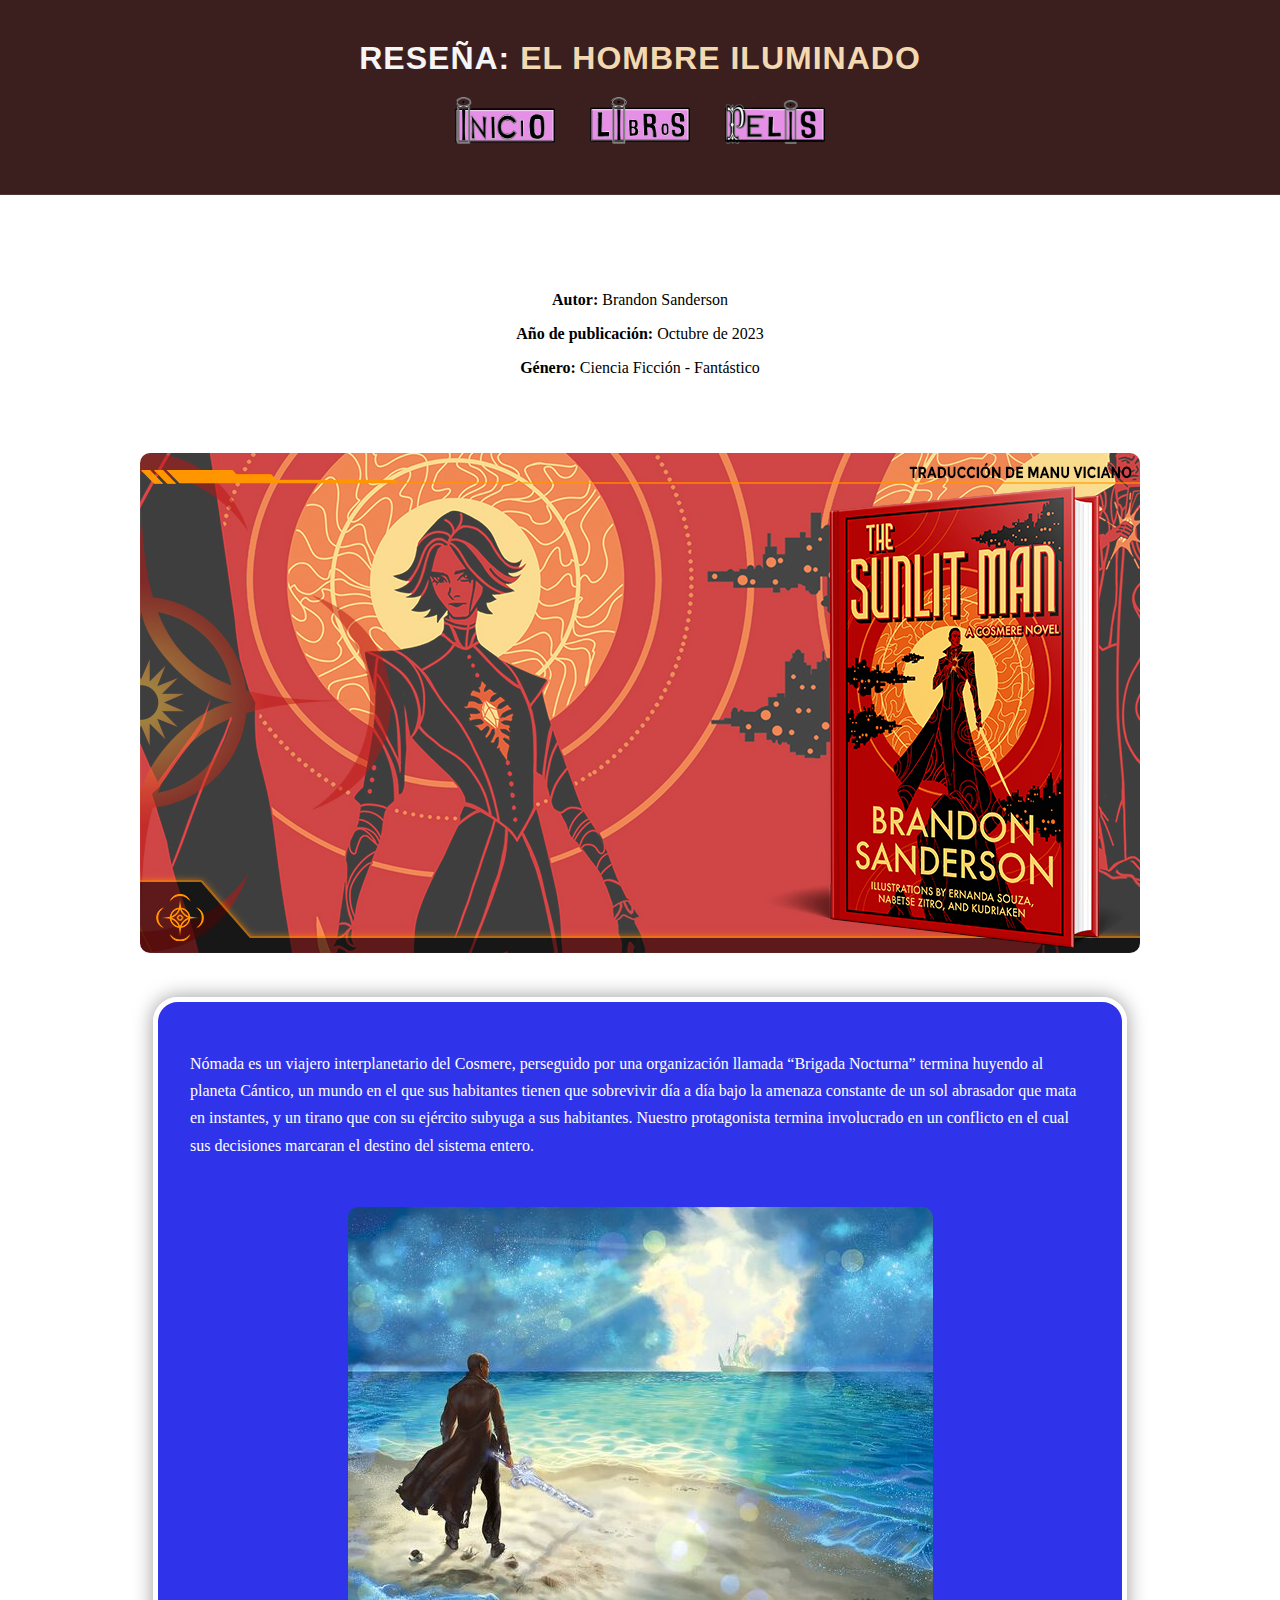
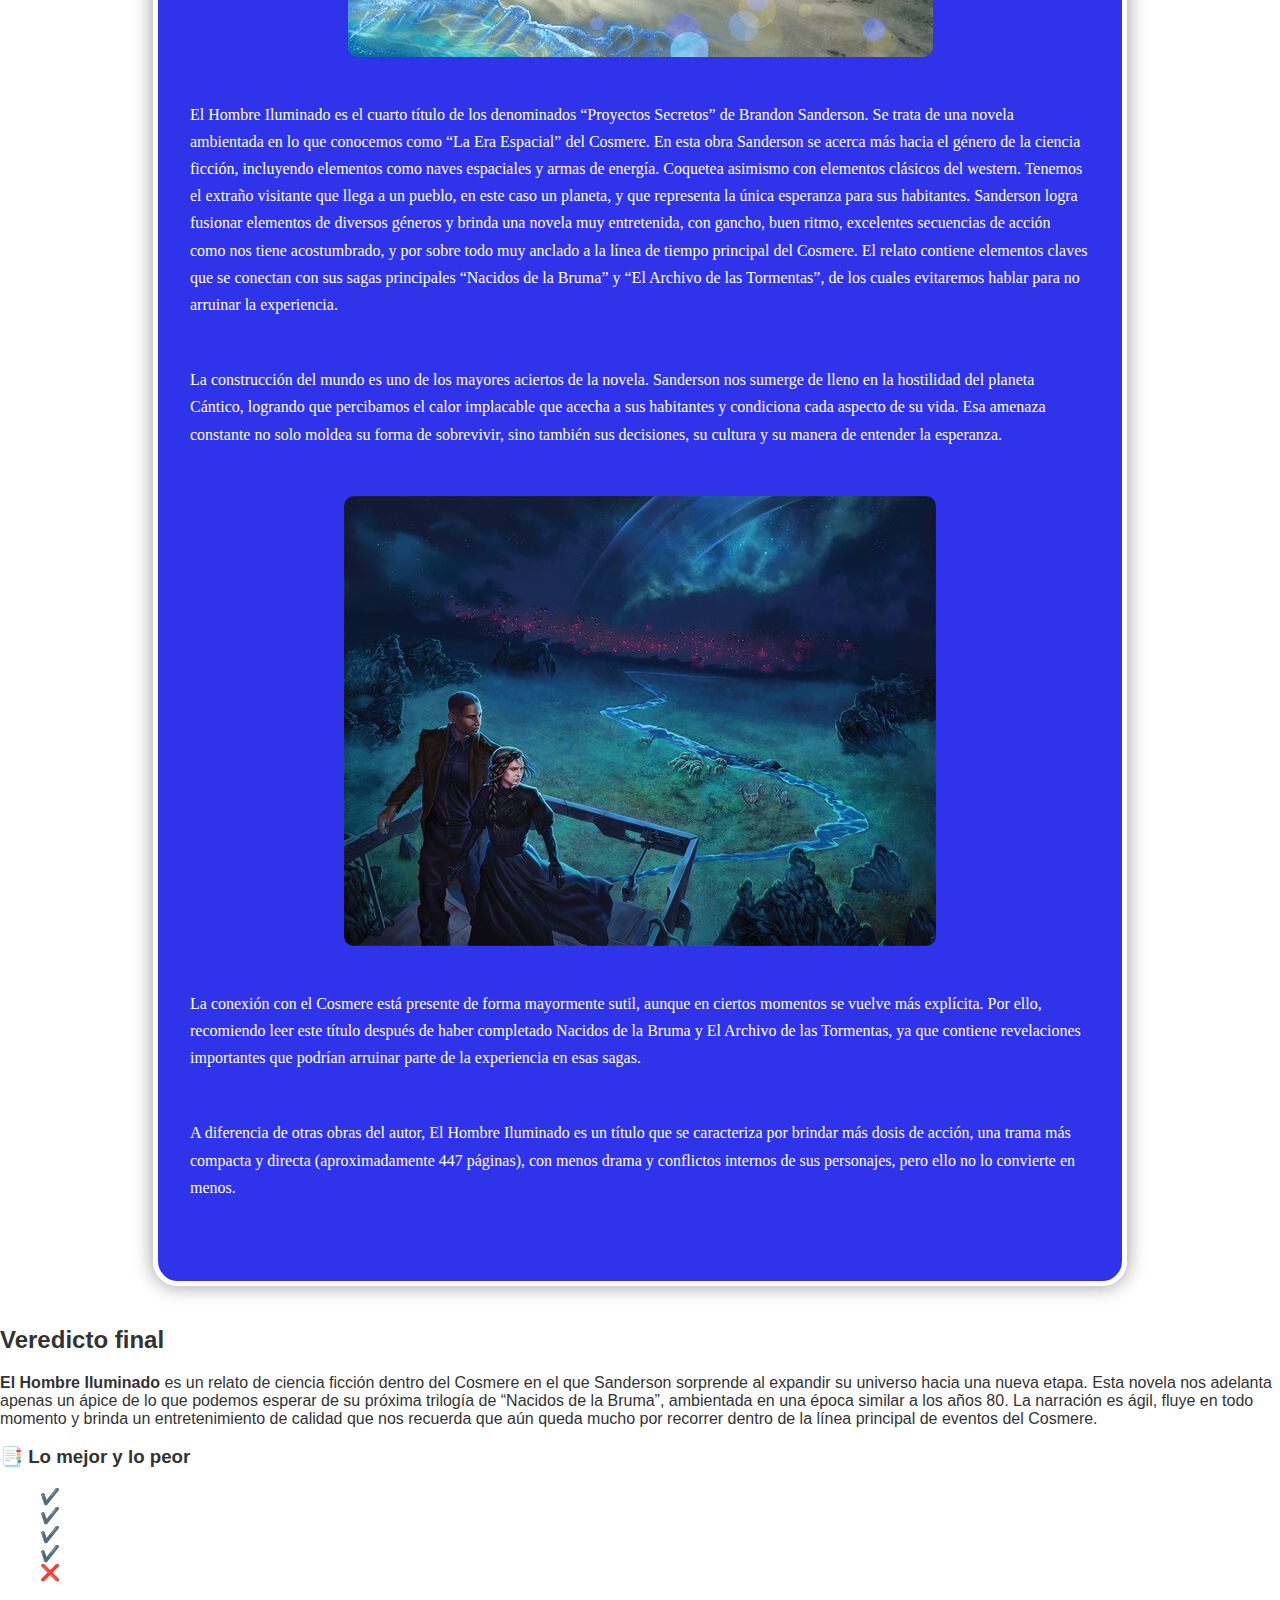
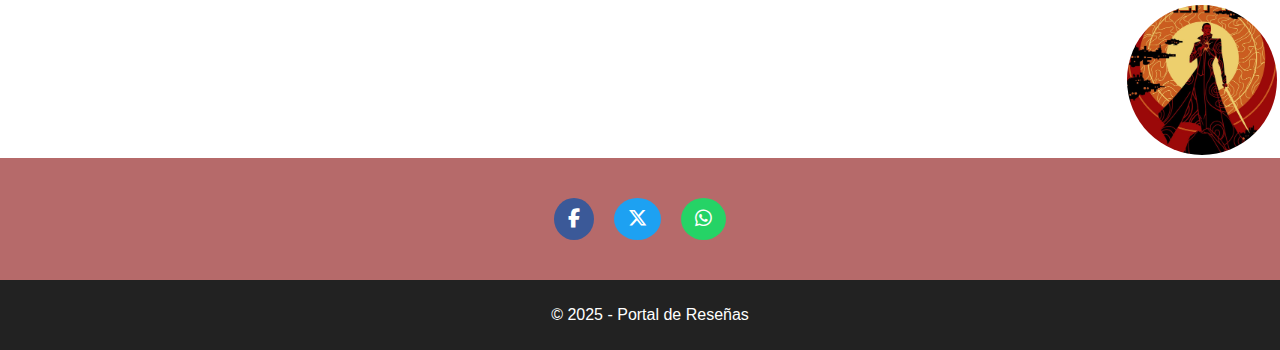
<file: reseñas/iluminado.html>
<!DOCTYPE html>
<html lang="es">
<head>
  <meta charset="UTF-8">
  <title>RESEÑA: El Hombre Iluminado</title>
  <link rel="stylesheet" href="../styles.css">
  <link rel="stylesheet" href="https://cdnjs.cloudflare.com/ajax/libs/font-awesome/6.5.0/css/all.min.css">
</head>
<body>
  <div class="fondo-salmon">

  <header class="header-minimal">
    <h1 style="font-family: 'Trebuchet MS', sans-serif;">Reseña: <span style="color: #f3d9b1;">El Hombre Iluminado</span></h1>
    <nav class="nav-imagenes">
      <a href="../index.html">
        <img src="../imagenes/InicioBOT.png" alt="Inicio">
      </a>
      <a href="../libros.html">
        <img src="../imagenes/LibrosBOT.png" alt="Libros">
      </a>
      <a href="../cine.html">
        <img src="../imagenes/CineBOT.png" alt="Peliculas">
      </a>
    </nav>
</header>


  <main>
    <!-- Datos del libro -->
    <div style="max-width: 500px; margin: 40px auto; padding: 20px; background-color: rgb(255, 255, 255); border-radius: 10px; text-align: center; color: #000000; box-shadow: 0 2px 6px rgb(255, 255, 255); font-family: Georgia, serif;">
        <p><strong>Autor:</strong> Brandon Sanderson</p>
        <p><strong>Año de publicación:</strong> Octubre de 2023</p>
        <p><strong>Género:</strong> Ciencia Ficción - Fantástico </p>
      </div>
      

    <!-- Imagen destacada -->
<div style="text-align: center; margin: 40px 0;">
    <img src="../imagenes/ilum1.jpg" alt="Banner El Hombre Iluminado" style="max-width: 100%; height: auto; border-radius: 10px;">
  </div>
  

    <!-- Cuerpo del artículo -->
<section>
  <div class="bloque-texto">
  
    <p class="capital">
      Nómada es un viajero interplanetario del Cosmere, perseguido por una organización llamada “Brigada Nocturna” termina huyendo al planeta Cántico, un mundo en el que sus habitantes tienen que sobrevivir día a día bajo la amenaza constante de un sol abrasador que mata en instantes, y un tirano que con su ejército subyuga a sus habitantes. Nuestro protagonista termina involucrado en un conflicto en el cual sus decisiones marcaran el destino del sistema entero. 
    </p>
      

      <!-- Segunda imagen -->
<div style="text-align: center; margin: 40px 0;">
    <img src="../imagenes/ilum2.jpg" alt="Ilustración de El Hombre Iluminado" style="max-width: 100%; height: auto; border-radius: 10px;">
  </div>

  <!-- Nuevos párrafos -->
  
    <p>
      El Hombre Iluminado es el cuarto título de los denominados “Proyectos Secretos” de Brandon Sanderson. Se trata de una novela ambientada en lo que conocemos como “La Era Espacial” del Cosmere. En esta obra Sanderson se acerca más hacia el género de la ciencia ficción, incluyendo elementos como naves espaciales y armas de energía. Coquetea asimismo con elementos clásicos del western. Tenemos el extraño visitante que llega a un pueblo, en este caso un planeta, y que representa la única esperanza para sus habitantes. Sanderson logra fusionar elementos de diversos géneros y brinda una novela muy entretenida, con gancho, buen ritmo, excelentes secuencias de acción como nos tiene acostumbrado, y por sobre todo muy anclado a la línea de tiempo principal del Cosmere. El relato contiene elementos claves que se conectan con sus sagas principales “Nacidos de la Bruma” y “El Archivo de las Tormentas”, de los cuales evitaremos hablar para no arruinar la experiencia. 
    </p>
  
    <p>
      La construcción del mundo es uno de los mayores aciertos de la novela. Sanderson nos sumerge de lleno en la hostilidad del planeta Cántico, logrando que percibamos el calor implacable que acecha a sus habitantes y condiciona cada aspecto de su vida. Esa amenaza constante no solo moldea su forma de sobrevivir, sino también sus decisiones, su cultura y su manera de entender la esperanza.
    </p>
  
    
  <!-- Imagen de apoyo -->
<div style="text-align: center; margin: 40px 0;">
    <img src="../imagenes/ilum3.jpg" alt="Planeta Cántico - El Hombre Iluminado" style="max-width: 100%; height: auto; border-radius: 10px;">
  </div>
  
  <!-- Más texto de la reseña -->
  
    <p>
      La conexión con el Cosmere está presente de forma mayormente sutil, aunque en ciertos momentos se vuelve más explícita. Por ello, recomiendo leer este título después de haber completado Nacidos de la Bruma y El Archivo de las Tormentas, ya que contiene revelaciones importantes que podrían arruinar parte de la experiencia en esas sagas.
    </p>

    <p>
      A diferencia de otras obras del autor, El Hombre Iluminado es un título que se caracteriza por brindar más dosis de acción, una trama más compacta y directa (aproximadamente 447 páginas), con menos drama y conflictos internos de sus personajes, pero ello no lo convierte en menos. 
    </p>
  
      </div>


  </section>
  
  </main>

  <div class="veredicto-final-bloque">
    <div class="veredicto-titulo">
      <h2>Veredicto final</h2>
    </div>
  
    <div class="veredicto-contenido">
      <p>
        <strong>El Hombre Iluminado</strong> es un relato de ciencia ficción dentro del Cosmere en el que Sanderson sorprende al expandir su universo hacia una nueva etapa. Esta novela nos adelanta apenas un ápice de lo que podemos esperar de su próxima trilogía de “Nacidos de la Bruma”, ambientada en una época similar a los años 80. La narración es ágil, fluye en todo momento y brinda un entretenimiento de calidad que nos recuerda que aún queda mucho por recorrer dentro de la línea principal de eventos del Cosmere.
      </p>
  
      <div class="veredicto-listado-imagen">
        <div class="veredicto-lista">
          <h3>📑 Lo mejor y lo peor</h3>
          <ul>
            <li style="color: #ffffff;">✔️ Sorprende con el acercamiento a la Ciencia Ficción</li>
            <li style="color: #ffffff;">✔️ La fusión de elementos de western, sci fi y fantasia</li>
            <li style="color: #ffffff;">✔️ Excelentes secuencias de acción</li>
            <li style="color: #ffffff;">✔️ Ritmo bien medido</li>
            <li style="color: #ffffff;">❌ No es tan profundo a nivel personajes como otras obras del autor</li>
          </ul>
        </div>
  
        <!-- Imagen circular -->
        <div style="display: flex; justify-content: flex-end; margin-top: 20px;">
            <img src="../imagenes/sunlit.jpg" alt="Miniatura El Hombre Iluminado"
                 style="width: 150px; height: 150px; border-radius: 50%; object-fit: cover; border: 3px solid #fff;">
          </div>
        </div>
      </div>
    </div>
  </div>
  
  
    
  
  </section>
  
  

  <!-- Botones de compartir con íconos reutilizables -->
<div style="text-align: center; margin: 40px 0;">
    <a href="https://www.facebook.com/sharer/sharer.php?u=https://bajolalupa.netlify.app/rese%C3%B1as/Iluminado.html"
       target="_blank"
       class="boton-red-social"
       style="background-color: #3b5998;">
      <i class="fab fa-facebook-f"></i>
    </a>
  
    <a href="https://twitter.com/intent/tweet?url=https://bajolalupa.netlify.app/rese%C3%B1as/Iluminado.html&text=Leé esta reseña de El Hombre Iluminado"
       target="_blank"
       class="boton-red-social"
       style="background-color: #1da1f2;">
      <i class="fab fa-x-twitter"></i>
    </a>
  
    <a href="https://api.whatsapp.com/send?text=Leé esta reseña de El Hombre Iluminado: https://bajolalupa.netlify.app/rese%C3%B1as/Iluminado.html"
       target="_blank"
       class="boton-red-social"
       style="background-color: #25D366;">
      <i class="fab fa-whatsapp"></i>
    </a>
  </div>

  <footer>
    <p>&copy; 2025 - Portal de Reseñas</p>
  </footer>

</body>
</html>
</file>
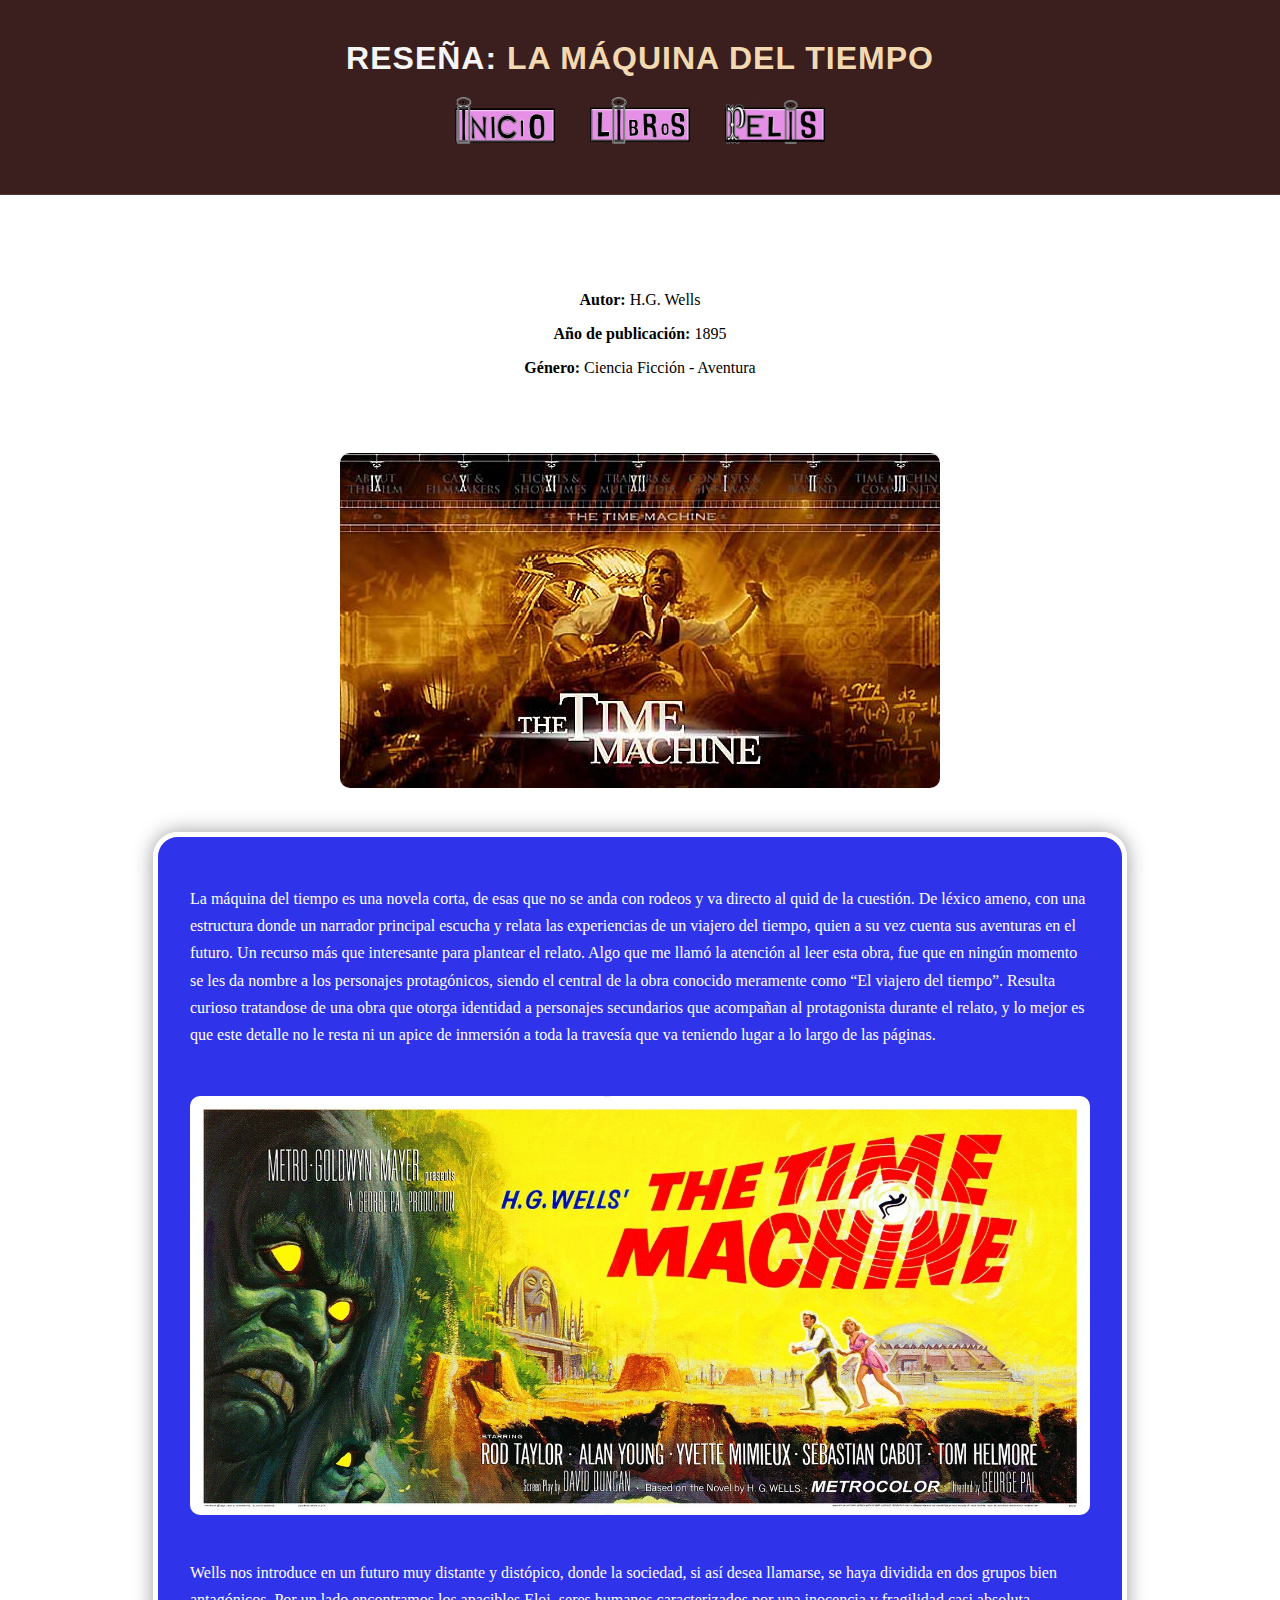
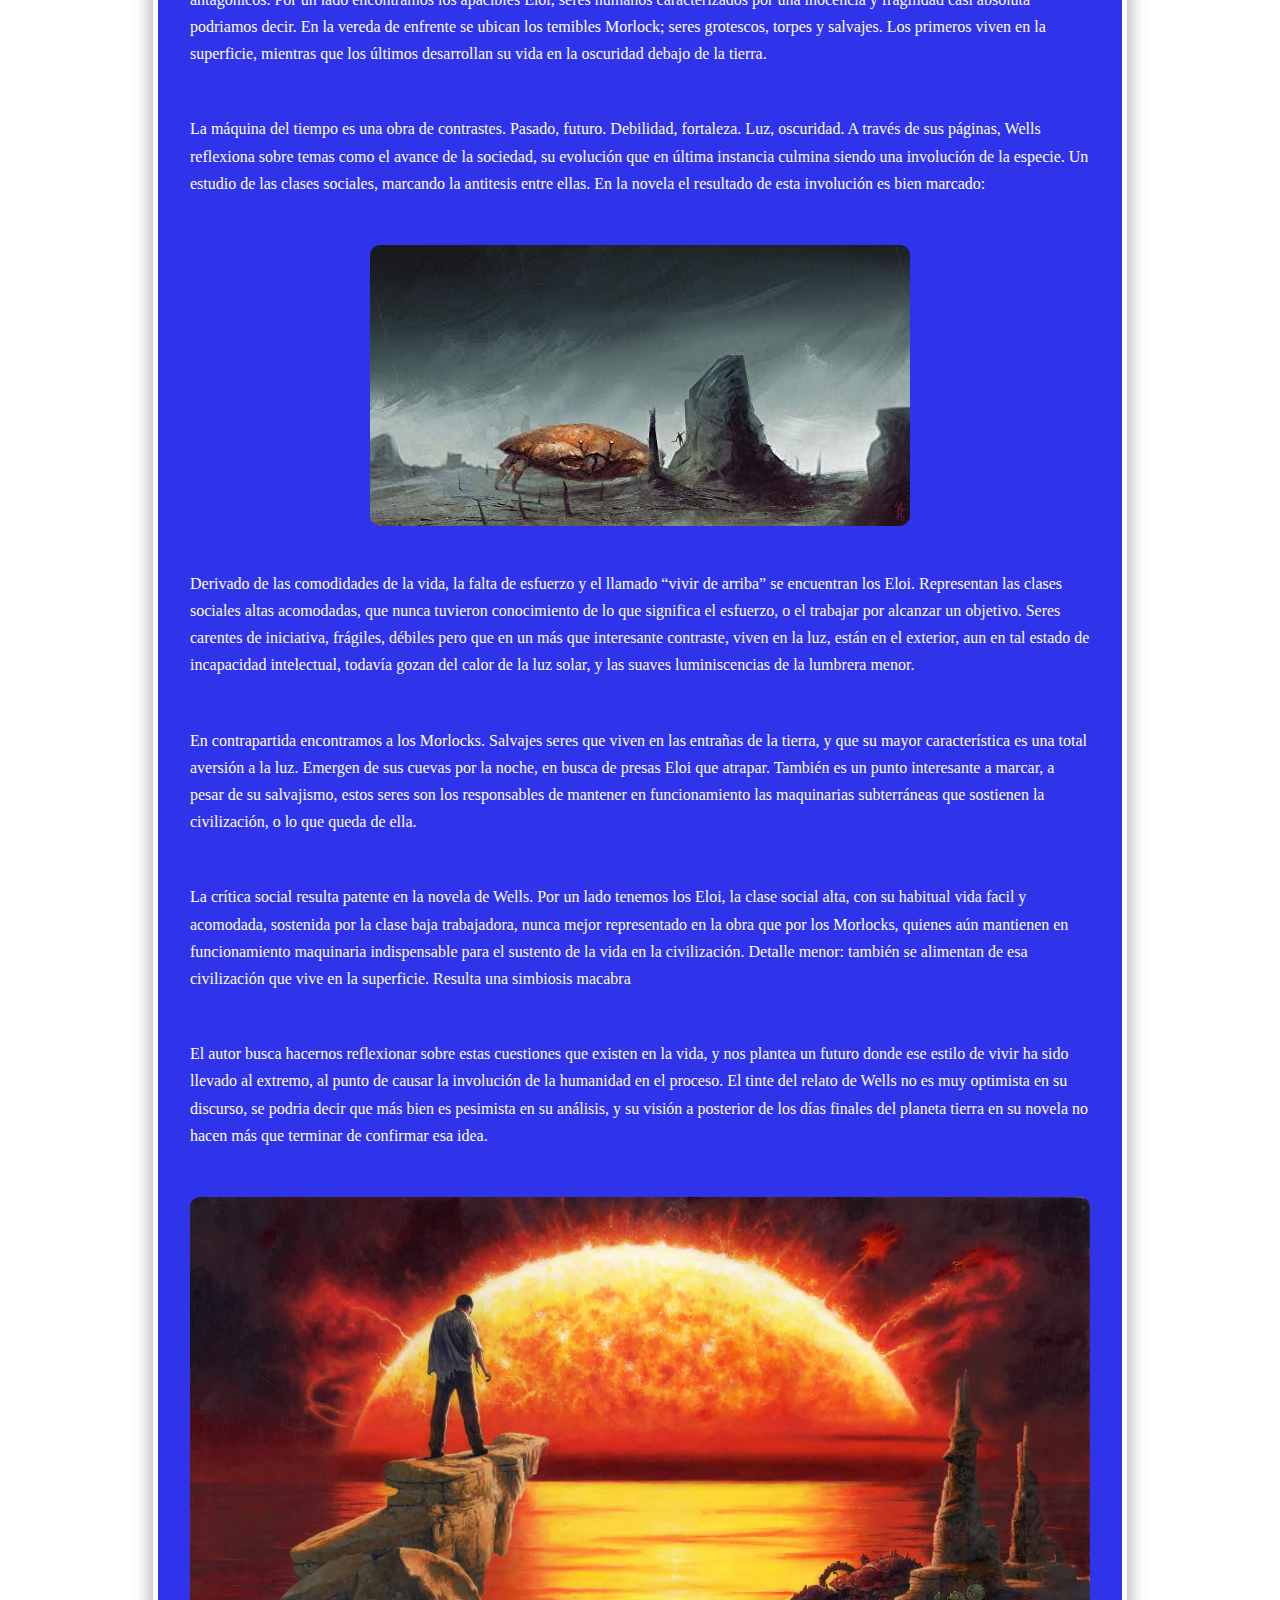
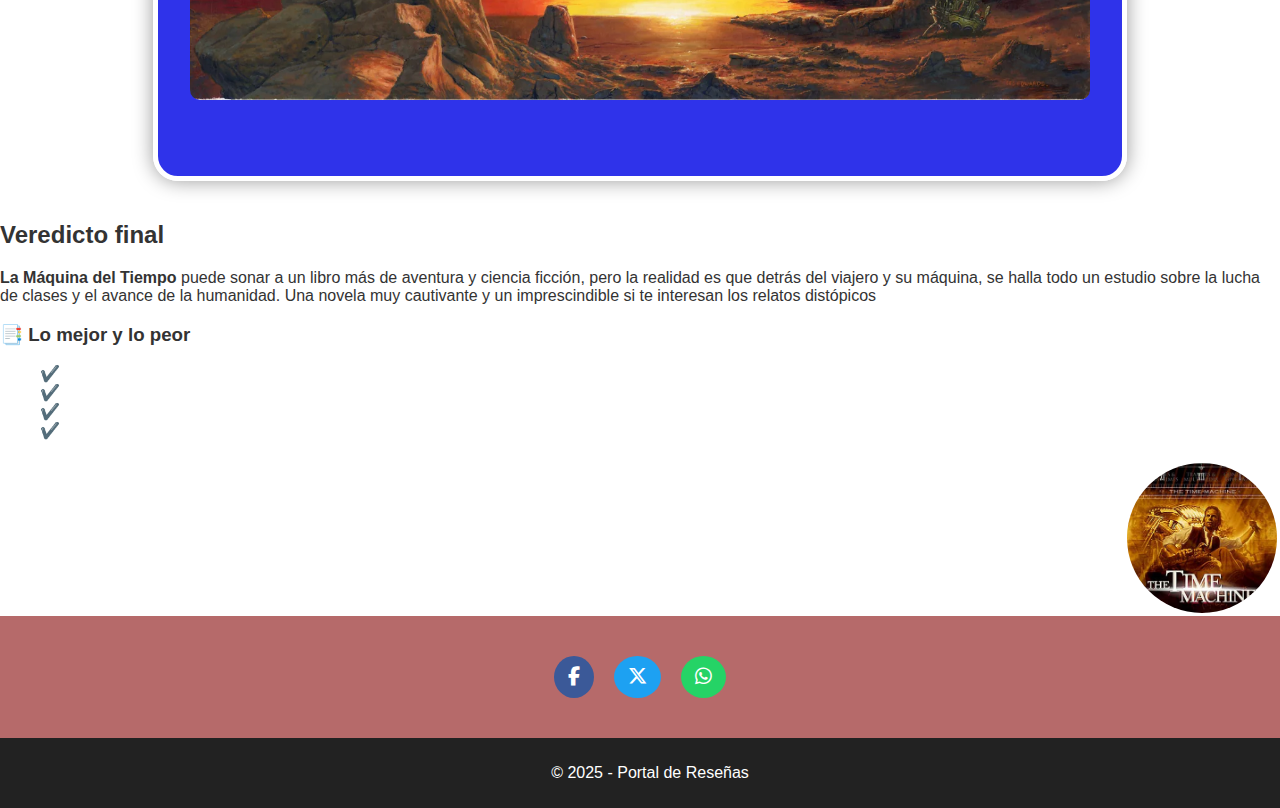
<file: reseñas/maquina.html>
<!DOCTYPE html>
<html lang="es">
<head>
  <meta charset="UTF-8">
  <title>RESEÑA: La Máquina del Tiempo - HG Wells</title>
  <link rel="stylesheet" href="../styles.css">
  <link rel="stylesheet" href="https://cdnjs.cloudflare.com/ajax/libs/font-awesome/6.5.0/css/all.min.css">


</head>
<body>
  <div class="fondo-salmon">

  <header class="header-minimal">
    <h1 style="font-family: 'Trebuchet MS', sans-serif;">Reseña: <span style="color: #f3d9b1;">La Máquina del Tiempo</span></h1>
    <nav class="nav-imagenes">
      <a href="../index.html">
        <img src="../imagenes/InicioBOT.png" alt="Inicio">
      </a>
      <a href="../libros.html">
        <img src="../imagenes/LibrosBOT.png" alt="Libros">
      </a>
      <a href="../cine.html">
        <img src="../imagenes/CineBOT.png" alt="Peliculas">
      </a>
    </nav>
</header>


  <main>
    <!-- Datos del libro -->
    <div style="max-width: 500px; margin: 40px auto; padding: 20px; background-color: rgb(255, 255, 255); border-radius: 10px; text-align: center; color: #000000; box-shadow: 0 2px 6px rgb(255, 255, 255); font-family: Georgia, serif;">
        <p><strong>Autor:</strong> H.G. Wells</p>
        <p><strong>Año de publicación:</strong> 1895</p>
        <p><strong>Género:</strong> Ciencia Ficción - Aventura </p>
      </div>
      

    <!-- Imagen destacada -->
<div style="text-align: center; margin: 40px 0;">
    <img src="../imagenes/machine.jpg" alt="Banner Time Machine" style="max-width: 100%; height: auto; border-radius: 10px;">
  </div>
  

    <!-- Cuerpo del artículo -->
<section>
  <div class="bloque-texto">
  
    <p class="capital">
        La máquina del tiempo es una novela corta, de esas que no se anda con rodeos y va directo al quid de la cuestión. De léxico ameno, con una estructura donde un narrador principal escucha y relata las experiencias de un viajero del tiempo, quien a su vez cuenta sus aventuras en el futuro. Un recurso más que interesante para plantear el relato. Algo que me llamó la atención al leer esta obra, fue que en ningún momento se les da nombre a los personajes protagónicos, siendo el central de la obra conocido meramente como “El viajero del tiempo”. Resulta curioso tratandose de una obra que otorga identidad a personajes secundarios que acompañan al protagonista durante el relato, y lo mejor es que este detalle no le resta ni un apice de inmersión a toda la travesía que va teniendo lugar a lo largo de las páginas.
      </p>
      

      <!-- Segunda imagen -->
<div style="text-align: center; margin: 40px 0;">
    <img src="../imagenes/machin2.JPG" alt="Descripción de la imagen" style="max-width: 100%; height: auto; border-radius: 10px;">
  </div>

  <!-- Nuevos párrafos -->
  
    <p>
        Wells nos introduce en un futuro muy distante y distópico, donde la sociedad, si así desea llamarse, se haya dividida en dos grupos bien antagónicos. Por un lado encontramos los apacibles Eloi, seres humanos caracterizados por una inocencia y fragilidad casi absoluta podriamos decir. En la vereda de enfrente se ubican los temibles Morlock; seres grotescos, torpes y salvajes. Los primeros viven en la superficie, mientras que los últimos desarrollan su vida en la oscuridad debajo de la tierra. 
    </p>
  
    <p>
        La máquina del tiempo es una obra de contrastes. Pasado, futuro. Debilidad, fortaleza. Luz, oscuridad. A través de sus páginas, Wells reflexiona sobre temas como el avance de la sociedad, su evolución que en última instancia culmina siendo una involución de la especie. Un estudio de las clases sociales, marcando la antitesis entre ellas. En la novela el resultado de esta involución es bien marcado: 
    </p>
  
    
  <!-- Imagen de Ian Malcolm -->
<div style="text-align: center; margin: 40px 0;">
    <img src="../imagenes/machin4.jpg" alt="Metro" style="max-width: 100%; height: auto; border-radius: 10px;">
  </div>
  
  <!-- Más texto de la reseña -->
  
    <p>
        Derivado de las comodidades de la vida, la falta de esfuerzo y el llamado “vivir de arriba” se encuentran los Eloi. Representan las clases sociales altas acomodadas, que nunca tuvieron conocimiento de lo que significa el esfuerzo, o el trabajar por alcanzar un objetivo. Seres carentes de iniciativa, frágiles, débiles pero que en un más que interesante contraste, viven en la luz, están en el exterior, aun en tal estado de incapacidad intelectual, todavía gozan del calor de la luz solar, y las suaves luminiscencias de la lumbrera menor.
    </p>

    <p>
        En contrapartida encontramos a los Morlocks. Salvajes seres que viven en las entrañas de la tierra, y que su mayor característica es una total aversión a la luz. Emergen de sus cuevas por la noche, en busca de presas Eloi que atrapar. También es un punto interesante a marcar, a pesar de su salvajismo, estos seres son los responsables de mantener en funcionamiento las maquinarias subterráneas que sostienen la civilización, o lo que queda de ella.
    </p>

    
    <p>
        La crítica social resulta patente en la novela de Wells. Por un lado tenemos los Eloi, la clase social alta, con su habitual vida facil y acomodada, sostenida por la clase baja trabajadora, nunca mejor representado en la obra que por los Morlocks, quienes aún mantienen en funcionamiento maquinaria indispensable para el sustento de la vida en la civilización. Detalle menor: también se alimentan de esa civilización que vive en la superficie. Resulta una simbiosis macabra
    </p>

    <p>
         El autor busca hacernos reflexionar sobre estas cuestiones que existen en la vida, y nos plantea un futuro donde ese estilo de vivir ha sido llevado al extremo, al punto de causar la involución de la humanidad en el proceso. El tinte del relato de Wells no es muy optimista en su discurso, se podria decir que más bien es pesimista en su análisis, y su visión a posterior de los días finales del planeta tierra en su novela no hacen más que terminar de confirmar esa idea. 

    </p>
  

    <div style="text-align: center; margin: 40px 0;">
        <img src="../imagenes/machin5.webp" alt="Metro" style="max-width: 100%; height: auto; border-radius: 10px;">
      </div>


  </section>
  
  </main>

  <div class="veredicto-final-bloque">
    <div class="veredicto-titulo">
      <h2>Veredicto final</h2>
    </div>
  
    <div class="veredicto-contenido">
      <p>
       <strong> La Máquina del Tiempo </strong>  puede sonar a un libro más de aventura y ciencia ficción, pero la realidad es que detrás del viajero y su máquina, se halla todo un estudio sobre la lucha de clases y el avance de la humanidad. Una novela muy cautivante y
un imprescindible si te interesan los relatos distópicos

      </p>
  
      <div class="veredicto-listado-imagen">
        <div class="veredicto-lista">
          <h3>📑 Lo mejor y lo peor</h3>
          <ul>
            <li style="color: #ffffff;">✔️ La ambientación del futuro que establece el autor</li>
            <li style="color: #ffffff;">✔️ Soberbio analisis de las clases sociales y trabajadoras</li>
            <li style="color: #ffffff;">✔️ Temáticas con fuerte carga reflexiva.</li>
            <li style="color: #ffffff;">✔️ Buen ritmo, ligero, ameno y directo.</li>
          </ul>
        </div>
  
        <!-- Imagen circular -->
        <div style="display: flex; justify-content: flex-end; margin-top: 20px;">
            <img src="../imagenes/machine.jpg" alt="Miniatura Metro 2033"
                 style="width: 150px; height: 150px; border-radius: 50%; object-fit: cover; border: 3px solid #fff;">
          </div>
        </div>
      </div>
    </div>
  </div>
  
  
    
  
  </section>
  
  

  <!-- Botones de compartir con íconos reutilizables -->
<div style="text-align: center; margin: 40px 0;">
    <a href="https://www.facebook.com/sharer/sharer.php?u=https://bajolalupa.netlify.app/rese%C3%B1as/metro2033.html"
       target="_blank"
       class="boton-red-social"
       style="background-color: #3b5998;">
      <i class="fab fa-facebook-f"></i>
    </a>
  
    <a href="https://twitter.com/intent/tweet?url=https://bajolalupa.netlify.app/rese%C3%B1as/metro2033.html&text=Leé esta reseña de Metro 2033"
       target="_blank"
       class="boton-red-social"
       style="background-color: #1da1f2;">
      <i class="fab fa-x-twitter"></i>
    </a>
  
    <a href="https://api.whatsapp.com/send?text=Leé esta reseña de Metro 2033: https://bajolalupa.netlify.app/rese%C3%B1as/metro2033.html"
       target="_blank"
       class="boton-red-social"
       style="background-color: #25D366;">
      <i class="fab fa-whatsapp"></i>
    </a>
  </div>

  <footer>
    <p>&copy; 2025 - Portal de Reseñas</p>
  </footer>

</body>
</html>
</file>
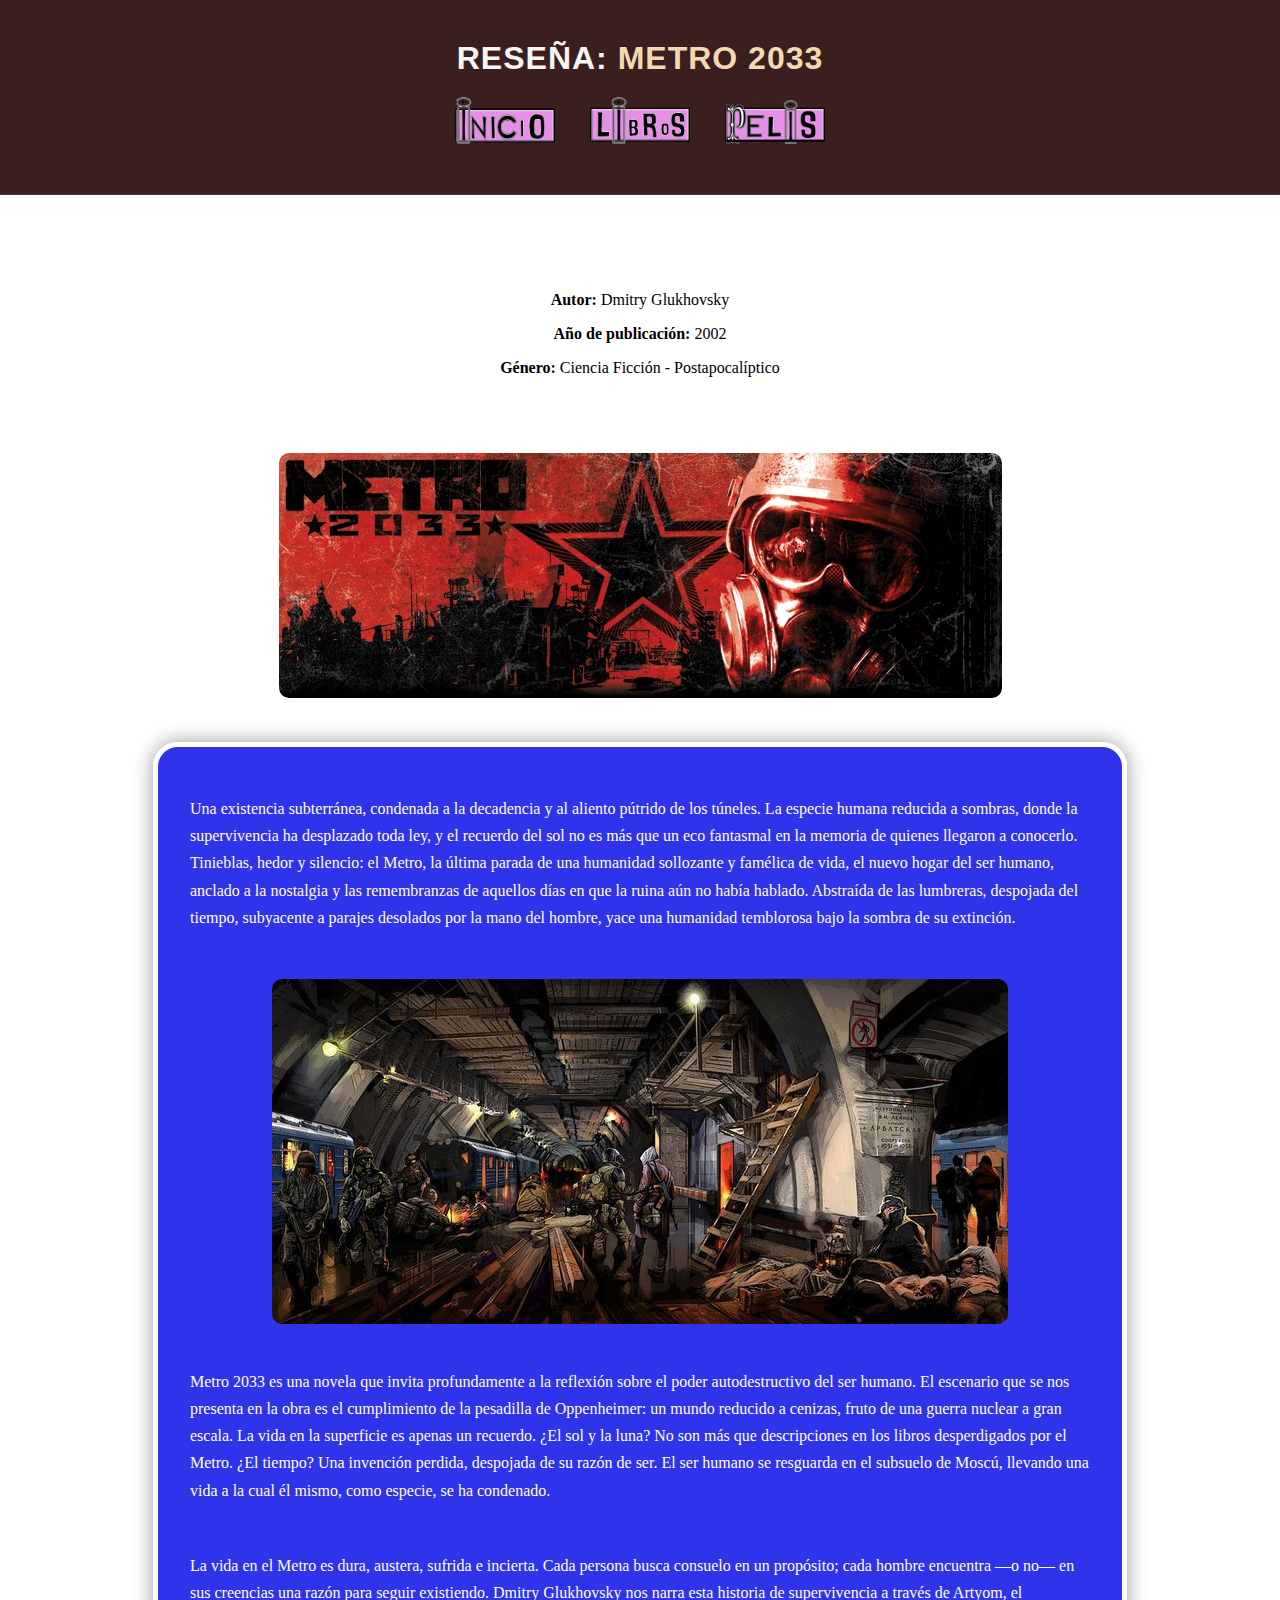
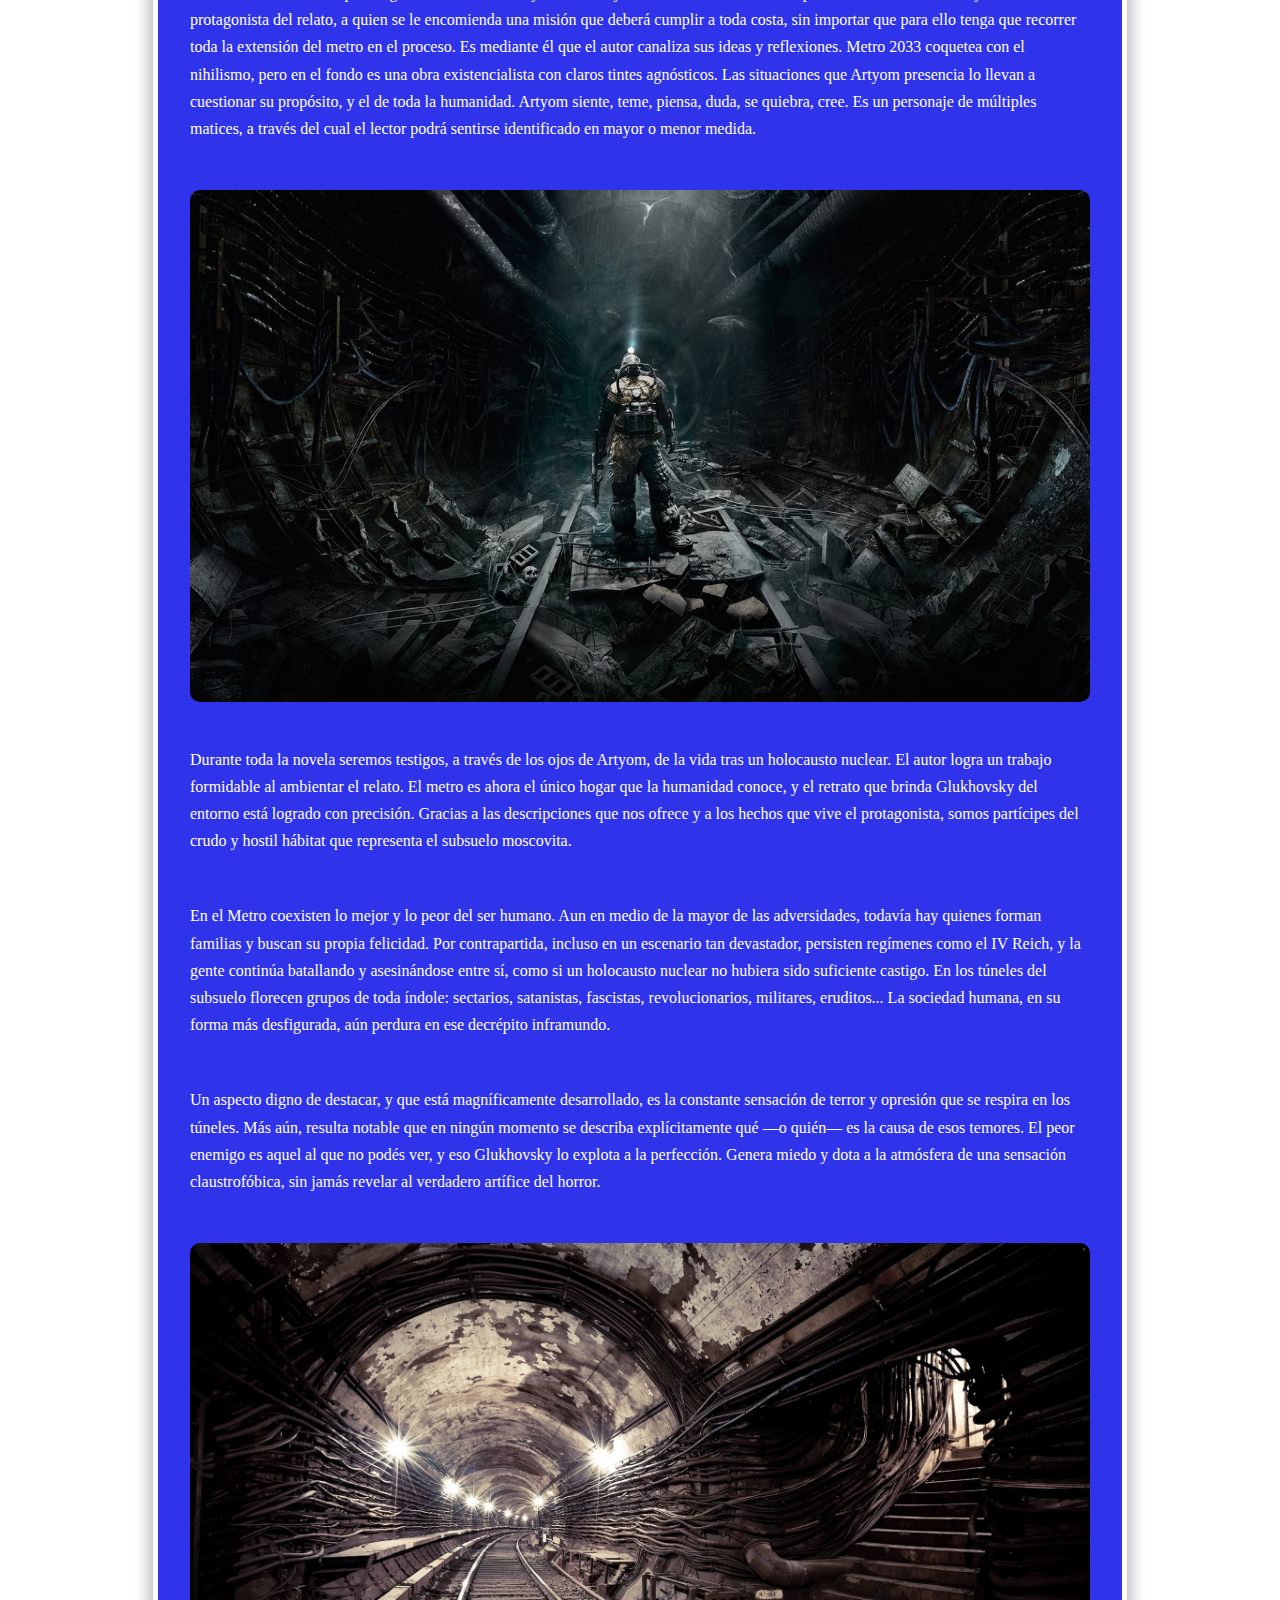
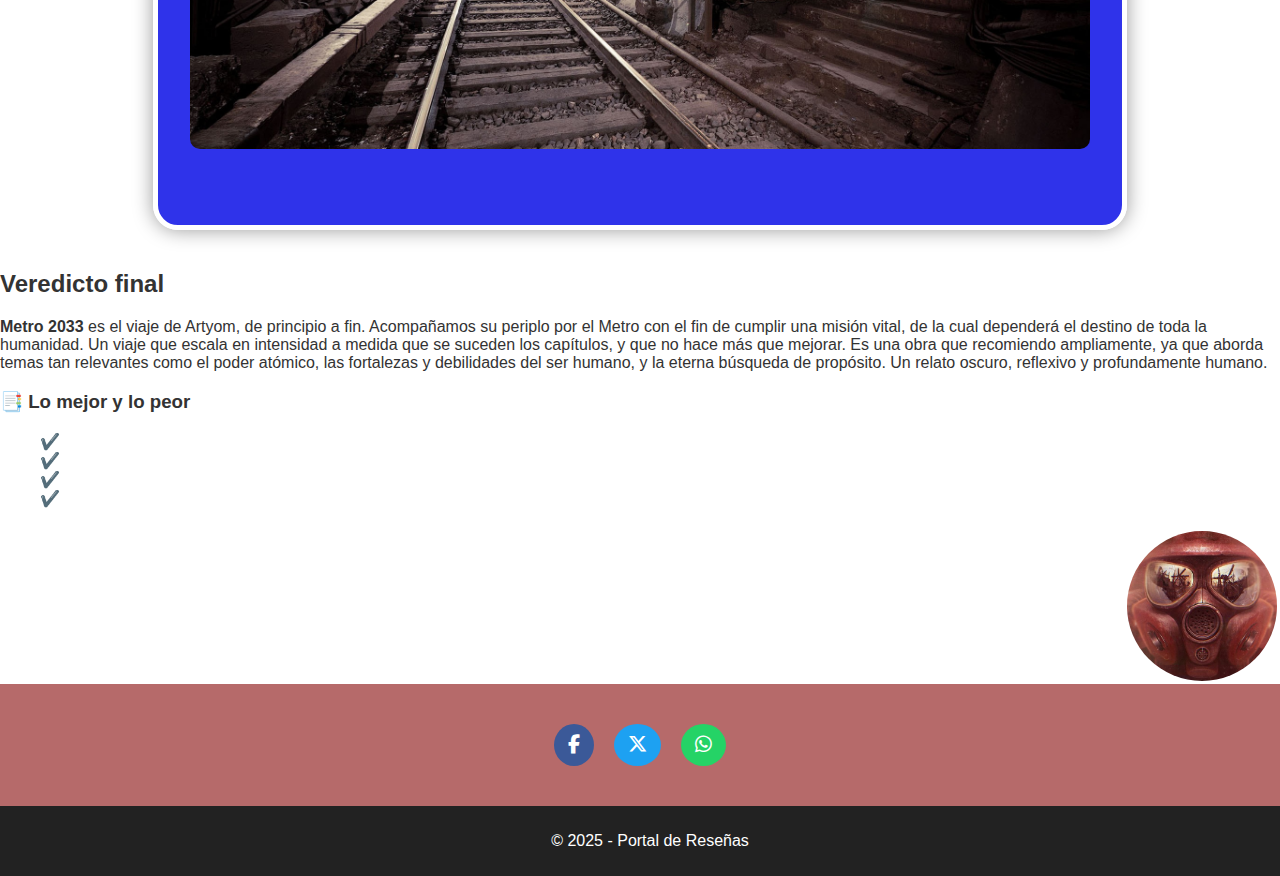
<file: reseñas/metro2033.html>
<!DOCTYPE html>
<html lang="es">
<head>
  <meta charset="UTF-8">
  <title>RESEÑA: Metro 2033</title>
  <link rel="stylesheet" href="../styles.css">
  <link rel="stylesheet" href="https://cdnjs.cloudflare.com/ajax/libs/font-awesome/6.5.0/css/all.min.css">


</head>
<body>
  <div class="fondo-salmon">

  <header class="header-minimal">
    <h1 style="font-family: 'Trebuchet MS', sans-serif;">Reseña: <span style="color: #f3d9b1;">Metro 2033</span></h1>
    <nav class="nav-imagenes">
      <a href="../index.html">
        <img src="../imagenes/InicioBOT.png" alt="Inicio">
      </a>
      <a href="../libros.html">
        <img src="../imagenes/LibrosBOT.png" alt="Libros">
      </a>
      <a href="../cine.html">
        <img src="../imagenes/CineBOT.png" alt="Peliculas">
      </a>
    </nav>
</header>


  <main>
    <!-- Datos del libro -->
    <div style="max-width: 500px; margin: 40px auto; padding: 20px; background-color: rgb(255, 255, 255); border-radius: 10px; text-align: center; color: #000000; box-shadow: 0 2px 6px rgb(255, 255, 255); font-family: Georgia, serif;">
        <p><strong>Autor:</strong> Dmitry Glukhovsky</p>
        <p><strong>Año de publicación:</strong> 2002</p>
        <p><strong>Género:</strong> Ciencia Ficción - Postapocalíptico </p>
      </div>
      

    <!-- Imagen destacada -->
<div style="text-align: center; margin: 40px 0;">
    <img src="../imagenes/Metro1.jpg" alt="Banner Metro 2033" style="max-width: 100%; height: auto; border-radius: 10px;">
  </div>
  

    <!-- Cuerpo del artículo -->
<section>
  <div class="bloque-texto">
  
    <p class="capital">
        Una existencia subterránea, condenada a la decadencia y al aliento pútrido de los túneles. La especie humana reducida a sombras, donde la supervivencia ha desplazado toda ley, y el recuerdo del sol no es más que un eco fantasmal en la memoria de quienes llegaron a conocerlo. Tinieblas, hedor y silencio: el Metro, la última parada de una humanidad sollozante y famélica de vida, el nuevo hogar del ser humano, anclado a la nostalgia y las remembranzas de aquellos días en que la ruina aún no había hablado. Abstraída de las lumbreras, despojada del tiempo, subyacente a parajes desolados por la mano del hombre, yace una humanidad temblorosa bajo la sombra de su extinción.
      </p>
      

      <!-- Segunda imagen -->
<div style="text-align: center; margin: 40px 0;">
    <img src="../imagenes/Metro5.jpg" alt="Descripción de la imagen" style="max-width: 100%; height: auto; border-radius: 10px;">
  </div>

  <!-- Nuevos párrafos -->
  
    <p>
        Metro 2033 es una novela que invita profundamente a la reflexión sobre el poder autodestructivo del ser humano. El escenario que se nos presenta en la obra es el cumplimiento de la pesadilla de Oppenheimer: un mundo reducido a cenizas, fruto de una guerra nuclear a gran escala. La vida en la superficie es apenas un recuerdo. ¿El sol y la luna? No son más que descripciones en los libros desperdigados por el Metro. ¿El tiempo? Una invención perdida, despojada de su razón de ser. El ser humano se resguarda en el subsuelo de Moscú, llevando una vida a la cual él mismo, como especie, se ha condenado.
    </p>
  
    <p>
        La vida en el Metro es dura, austera, sufrida e incierta. Cada persona busca consuelo en un propósito; cada hombre encuentra —o no— en sus creencias una razón para seguir existiendo. Dmitry Glukhovsky nos narra esta historia de supervivencia a través de Artyom, el protagonista del relato, a quien se le encomienda una misión que deberá cumplir a toda costa, sin importar que para ello tenga que recorrer toda la extensión del metro en el proceso. Es mediante él que el autor canaliza sus ideas y reflexiones. Metro 2033 coquetea con el nihilismo, pero en el fondo es una obra existencialista con claros tintes agnósticos. Las situaciones que Artyom presencia lo llevan a cuestionar su propósito, y el de toda la humanidad. Artyom siente, teme, piensa, duda, se quiebra, cree. Es un personaje de múltiples matices, a través del cual el lector podrá sentirse identificado en mayor o menor medida.
    </p>
  
    
  <!-- Imagen de Ian Malcolm -->
<div style="text-align: center; margin: 40px 0;">
    <img src="../imagenes/Metro6.jpg" alt="Metro" style="max-width: 100%; height: auto; border-radius: 10px;">
  </div>
  
  <!-- Más texto de la reseña -->
  
    <p>
        Durante toda la novela seremos testigos, a través de los ojos de Artyom, de la vida tras un holocausto nuclear. El autor logra un trabajo formidable al ambientar el relato. El metro es ahora el único hogar que la humanidad conoce, y el retrato que brinda Glukhovsky del entorno está logrado con precisión. Gracias a las descripciones que nos ofrece y a los hechos que vive el protagonista, somos partícipes del crudo y hostil hábitat que representa el subsuelo moscovita.
    </p>

    <p>
        En el Metro coexisten lo mejor y lo peor del ser humano. Aun en medio de la mayor de las adversidades, todavía hay quienes forman familias y buscan su propia felicidad. Por contrapartida, incluso en un escenario tan devastador, persisten regímenes como el IV Reich, y la gente continúa batallando y asesinándose entre sí, como si un holocausto nuclear no hubiera sido suficiente castigo. En los túneles del subsuelo florecen grupos de toda índole: sectarios, satanistas, fascistas, revolucionarios, militares, eruditos... La sociedad humana, en su forma más desfigurada, aún perdura en ese decrépito inframundo.
    </p>

    
    <p>
        Un aspecto digno de destacar, y que está magníficamente desarrollado, es la constante sensación de terror y opresión que se respira en los túneles. Más aún, resulta notable que en ningún momento se describa explícitamente qué —o quién— es la causa de esos temores. El peor enemigo es aquel al que no podés ver, y eso Glukhovsky lo explota a la perfección. Genera miedo y dota a la atmósfera de una sensación claustrofóbica, sin jamás revelar al verdadero artífice del horror.
    </p>
  

    <div style="text-align: center; margin: 40px 0;">
        <img src="../imagenes/Metro4.jpg" alt="Metro" style="max-width: 100%; height: auto; border-radius: 10px;">
      </div>


  </section>
  
  </main>

  <div class="veredicto-final-bloque">
    <div class="veredicto-titulo">
      <h2>Veredicto final</h2>
    </div>
  
    <div class="veredicto-contenido">
      <p>
       <strong> Metro 2033 </strong> es el viaje de Artyom, de principio a fin. Acompañamos su periplo por el Metro con el fin de cumplir una misión vital, de la cual dependerá el destino de toda la humanidad. Un viaje que escala en intensidad a medida que se suceden los capítulos, y que no hace más que mejorar. Es una obra que recomiendo ampliamente, ya que aborda temas tan relevantes como el poder atómico, las fortalezas y debilidades del ser humano, y la eterna búsqueda de propósito. Un relato oscuro, reflexivo y profundamente humano.
      </p>
  
      <div class="veredicto-listado-imagen">
        <div class="veredicto-lista">
          <h3>📑 Lo mejor y lo peor</h3>
          <ul>
            <li style="color: #ffffff;">✔️ La ambientación decadente y opresiva del metro de Moscú</li>
            <li style="color: #ffffff;">✔️ Excelente manejo de la tensión y el miedo</li>
            <li style="color: #ffffff;">✔️ Temáticas con fuerte carga reflexiva.</li>
            <li style="color: #ffffff;">✔️ Buen ritmo in crescendo</li>
          </ul>
        </div>
  
        <!-- Imagen circular -->
        <div style="display: flex; justify-content: flex-end; margin-top: 20px;">
            <img src="../imagenes/MetroFace.jpg" alt="Miniatura Metro 2033"
                 style="width: 150px; height: 150px; border-radius: 50%; object-fit: cover; border: 3px solid #fff;">
          </div>
        </div>
      </div>
    </div>
  </div>
  
  
    
  
  </section>
  
  

  <!-- Botones de compartir con íconos reutilizables -->
<div style="text-align: center; margin: 40px 0;">
    <a href="https://www.facebook.com/sharer/sharer.php?u=https://bajolalupa.netlify.app/rese%C3%B1as/metro2033.html"
       target="_blank"
       class="boton-red-social"
       style="background-color: #3b5998;">
      <i class="fab fa-facebook-f"></i>
    </a>
  
    <a href="https://twitter.com/intent/tweet?url=https://bajolalupa.netlify.app/rese%C3%B1as/metro2033.html&text=Leé esta reseña de Metro 2033"
       target="_blank"
       class="boton-red-social"
       style="background-color: #1da1f2;">
      <i class="fab fa-x-twitter"></i>
    </a>
  
    <a href="https://api.whatsapp.com/send?text=Leé esta reseña de Metro 2033: https://bajolalupa.netlify.app/rese%C3%B1as/metro2033.html"
       target="_blank"
       class="boton-red-social"
       style="background-color: #25D366;">
      <i class="fab fa-whatsapp"></i>
    </a>
  </div>

  <footer>
    <p>&copy; 2025 - Portal de Reseñas</p>
  </footer>

</body>
</html>
</file>
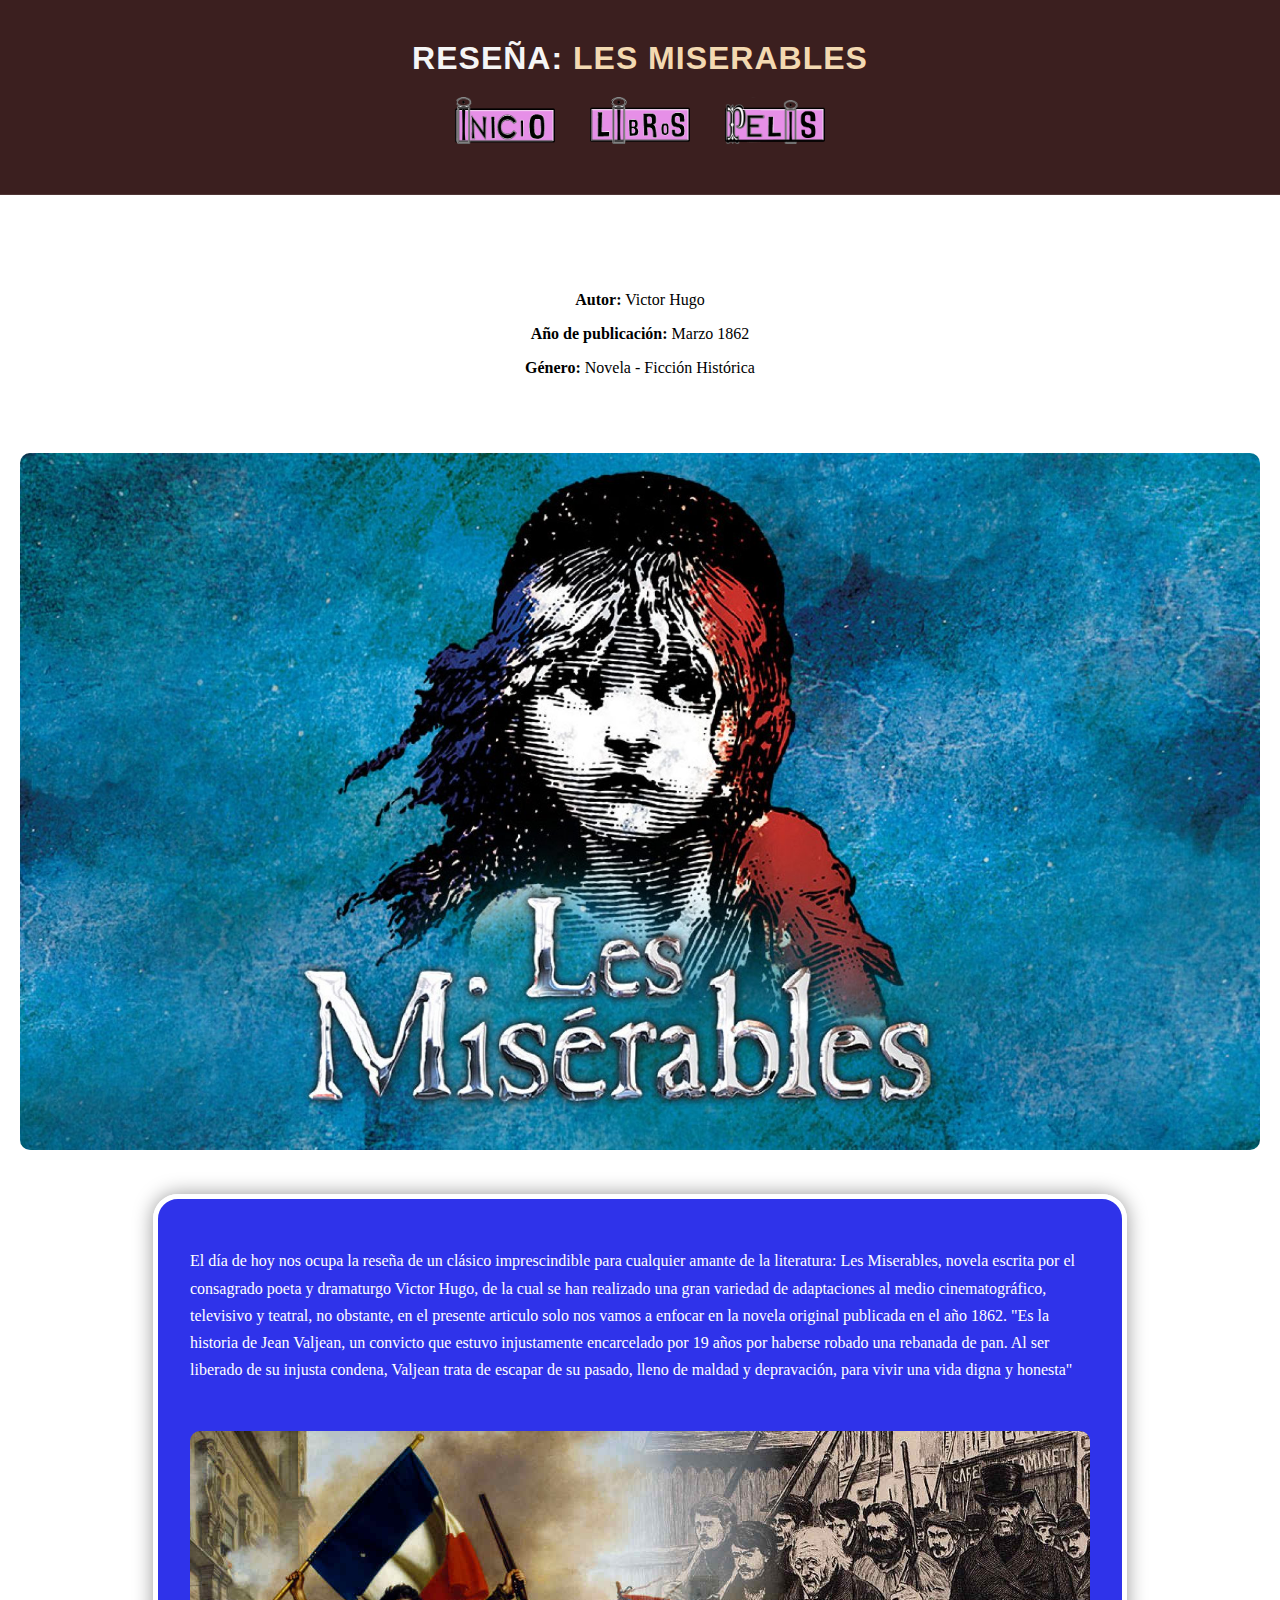
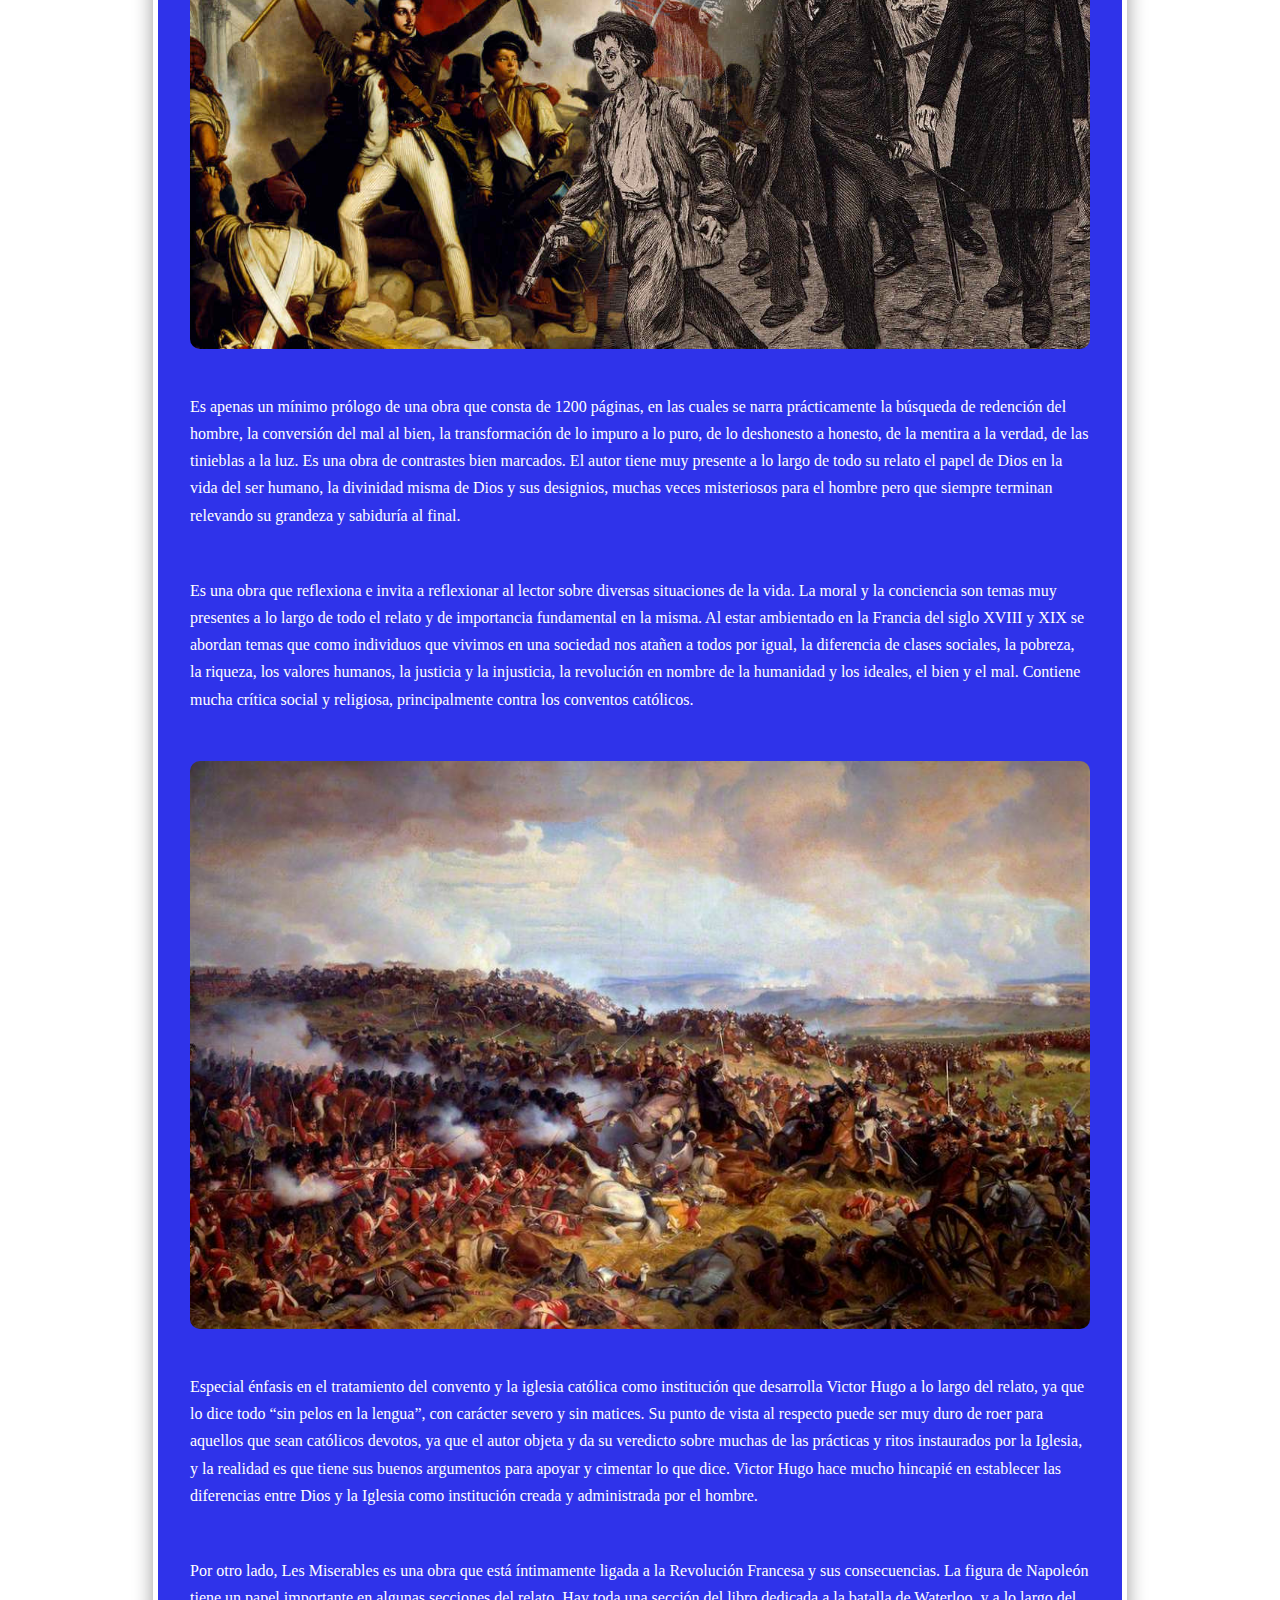
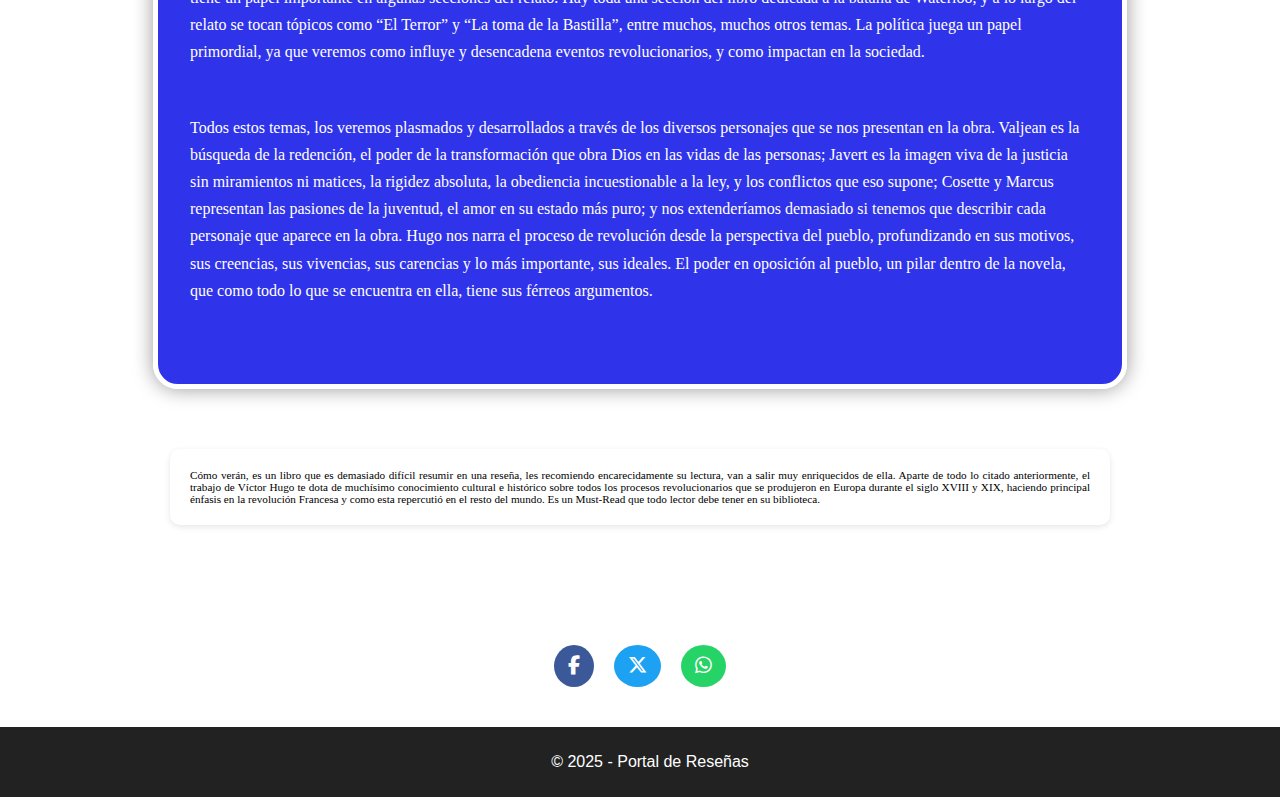
<file: reseñas/miserables.html>
<!DOCTYPE html>
<html lang="es">
<head>
  <meta charset="UTF-8">
  <title>RESEÑA: Les Miserables</title>
  <link rel="stylesheet" href="../styles.css">
  <link rel="stylesheet" href="https://cdnjs.cloudflare.com/ajax/libs/font-awesome/6.5.0/css/all.min.css">


</head>
<body>
  <div class="fondo-salmon">

  <header class="header-minimal">
    <h1 style="font-family: 'Trebuchet MS', sans-serif;">Reseña: <span style="color: #f3d9b1;">Les Miserables</span></h1>
    <nav class="nav-imagenes">
      <a href="../index.html">
        <img src="../imagenes/InicioBOT.png" alt="Inicio">
      </a>
      <a href="../libros.html">
        <img src="../imagenes/LibrosBOT.png" alt="Libros">
      </a>
      <a href="../cine.html">
        <img src="../imagenes/CineBOT.png" alt="Peliculas">
      </a>
    </nav>
</header>


  <main>
    <!-- Datos del libro -->
    <div style="max-width: 500px; margin: 40px auto; padding: 20px; background-color: rgb(255, 255, 255); border-radius: 10px; text-align: center; color: #000000; box-shadow: 0 2px 6px rgb(255, 255, 255); font-family: Georgia, serif;">
        <p><strong>Autor:</strong> Victor Hugo</p>
        <p><strong>Año de publicación:</strong> Marzo 1862</p>
        <p><strong>Género:</strong> Novela - Ficción Histórica</p>
      </div>
      

    <!-- Imagen destacada -->
<div style="text-align: center; margin: 40px 0;">
    <img src="../imagenes/LesMise.jpg" alt="Portada de Les Miserables" style="max-width: 100%; height: auto; border-radius: 10px;">
  </div>
  

    <!-- Cuerpo del artículo -->
<section>
  <div class="bloque-texto">
  
    <p>
        El día de hoy nos ocupa la reseña de un clásico imprescindible para cualquier amante de la literatura: Les Miserables, novela escrita por el consagrado poeta y dramaturgo Victor Hugo, de la cual se han realizado una gran variedad de adaptaciones al medio cinematográfico, televisivo y teatral, no obstante, en el presente articulo solo nos vamos a enfocar en la novela original publicada en el año 1862.
      
        "Es la historia de Jean Valjean, un convicto que estuvo injustamente encarcelado por 19 años por haberse robado una rebanada de pan. Al ser liberado de su injusta condena, Valjean trata de escapar de su pasado, lleno de maldad y depravación, para vivir una vida digna y honesta"
      </p>
      

      <!-- Segunda imagen -->
<div style="text-align: center; margin: 40px 0;">
    <img src="../imagenes/revolution.jpg" alt="Descripción de la imagen" style="max-width: 100%; height: auto; border-radius: 10px;">
  </div>

  <!-- Nuevos párrafos -->
  
    <p>
        Es apenas un mínimo prólogo de una obra que consta de 1200 páginas, en las cuales se narra prácticamente la búsqueda de redención del hombre, la conversión del mal al bien, la transformación de lo impuro a lo puro, de lo deshonesto a honesto, de la mentira a la verdad, de las tinieblas a la luz. Es una obra de contrastes bien marcados. El autor tiene muy presente a lo largo de todo su relato el papel de Dios en la vida del ser humano, la divinidad misma de Dios y sus designios, muchas veces misteriosos para el hombre pero que siempre terminan relevando su grandeza y sabiduría al final.
    </p>
  
    <p>
        Es una obra que reflexiona e invita a reflexionar al lector sobre diversas situaciones de la vida. La moral y la conciencia son temas muy presentes a lo largo de todo el relato y de importancia fundamental en la misma. Al estar ambientado en la Francia del siglo XVIII y XIX se abordan temas que como individuos que vivimos en una sociedad nos atañen a todos por igual, la diferencia de clases sociales, la pobreza, la riqueza, los valores humanos, la justicia y la injusticia, la revolución en nombre de la humanidad y los ideales, el bien y el mal. Contiene mucha crítica social y religiosa, principalmente contra los conventos católicos.
    </p>
  
    
  <!-- Imagen de Ian Malcolm -->
<div style="text-align: center; margin: 40px 0;">
    <img src="../imagenes/waterloo.jpg" alt="Jurassic Park" style="max-width: 100%; height: auto; border-radius: 10px;">
  </div>
  
  <!-- Más texto de la reseña -->
  
    <p>
        Especial énfasis en el tratamiento del convento y la iglesia católica como institución que desarrolla Victor Hugo a lo largo del relato, ya que lo dice todo “sin pelos en la lengua”, con carácter severo y sin matices. Su punto de vista al respecto puede ser muy duro de roer para aquellos que sean católicos devotos, ya que el autor objeta y da su veredicto sobre muchas de las prácticas y ritos instaurados por la Iglesia, y la realidad es que tiene sus buenos argumentos para apoyar y cimentar lo que dice. Victor Hugo hace mucho hincapié en establecer las diferencias entre Dios y la Iglesia como institución creada y administrada por el hombre.
    </p>

    <p>
        Por otro lado, Les Miserables es una obra que está íntimamente ligada a la Revolución Francesa y sus consecuencias. La figura de Napoleón tiene un papel importante en algunas secciones del relato. Hay toda una sección del libro dedicada a la batalla de Waterloo, y a lo largo del relato se tocan tópicos como “El Terror” y “La toma de la Bastilla”, entre muchos, muchos otros temas. La política juega un papel primordial, ya que veremos como influye y desencadena eventos revolucionarios, y como impactan en la sociedad. 
    </p>
  
    <p>
        Todos estos temas, los veremos plasmados y desarrollados a través de los diversos personajes que se nos presentan en la obra. Valjean es la búsqueda de la redención, el poder de la transformación que obra Dios en las vidas de las personas; Javert es la imagen viva de la justicia sin miramientos ni matices, la rigidez absoluta, la obediencia incuestionable a la ley, y los conflictos que eso supone; Cosette y Marcus representan las pasiones de la juventud, el amor en su estado más puro; y nos extenderíamos demasiado si tenemos que describir cada personaje que aparece en la obra. Hugo nos narra el proceso de revolución desde la perspectiva del pueblo, profundizando en sus motivos, sus creencias, sus vivencias, sus carencias y lo más importante, sus ideales. El poder en oposición al pueblo, un pilar dentro de la novela, que como todo lo que se encuentra en ella, tiene sus férreos argumentos.  
    </p>
  
  
  </section>
  
  <!-- Bloque de cierre destacado -->
  <div class="bloque-recomendacion">
    Cómo verán, es un libro que es demasiado difícil resumir en una reseña, les recomiendo encarecidamente su lectura, van a salir muy enriquecidos de ella. Aparte de todo lo citado anteriormente, el trabajo de Víctor Hugo te dota de muchísimo conocimiento cultural e histórico sobre todos los procesos revolucionarios que se produjeron en Europa durante el siglo XVIII y XIX, haciendo principal énfasis en la revolución Francesa y como esta repercutió en el resto del mundo. Es un Must-Read que todo lector debe tener en su biblioteca. 
  </div>

  </main>

  <!-- Botones de compartir con íconos reutilizables -->
<div style="text-align: center; margin: 40px 0;">
    <a href="https://www.facebook.com/sharer/sharer.php?u=https://bajolalupa.netlify.app/rese%C3%B1as/miserables.html"
       target="_blank"
       class="boton-red-social"
       style="background-color: #3b5998;">
      <i class="fab fa-facebook-f"></i>
    </a>
  
    <a href="https://twitter.com/intent/tweet?url=https://bajolalupa.netlify.app/rese%C3%B1as/miserables.html&text=Leé esta reseña de Les Miserables"
       target="_blank"
       class="boton-red-social"
       style="background-color: #1da1f2;">
      <i class="fab fa-x-twitter"></i>
    </a>
  
    <a href="https://api.whatsapp.com/send?text=Leé esta reseña de Les Miserables: https://bajolalupa.netlify.app/rese%C3%B1as/miserables.html"
       target="_blank"
       class="boton-red-social"
       style="background-color: #25D366;">
      <i class="fab fa-whatsapp"></i>
    </a>
  </div>

  <footer>
    <p>&copy; 2025 - Portal de Reseñas</p>
  </footer>

</body>
</html>
</file>
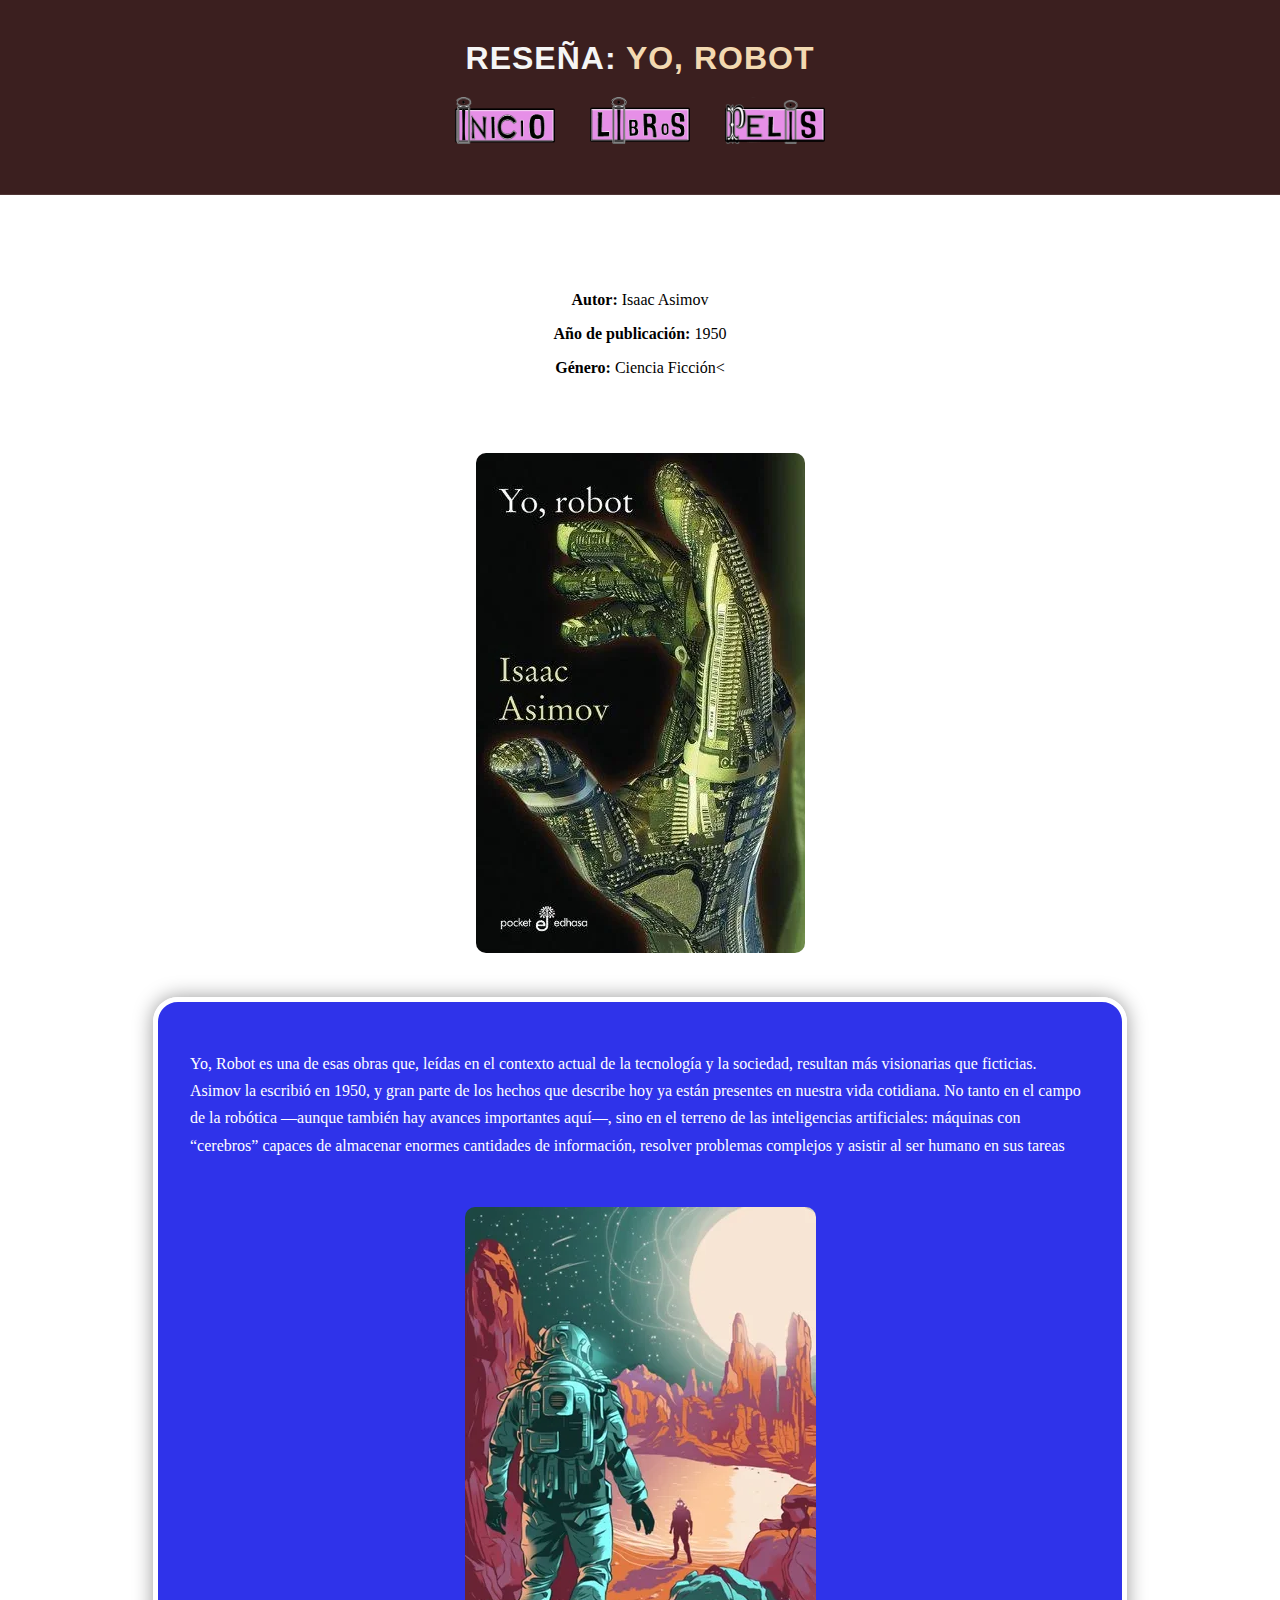
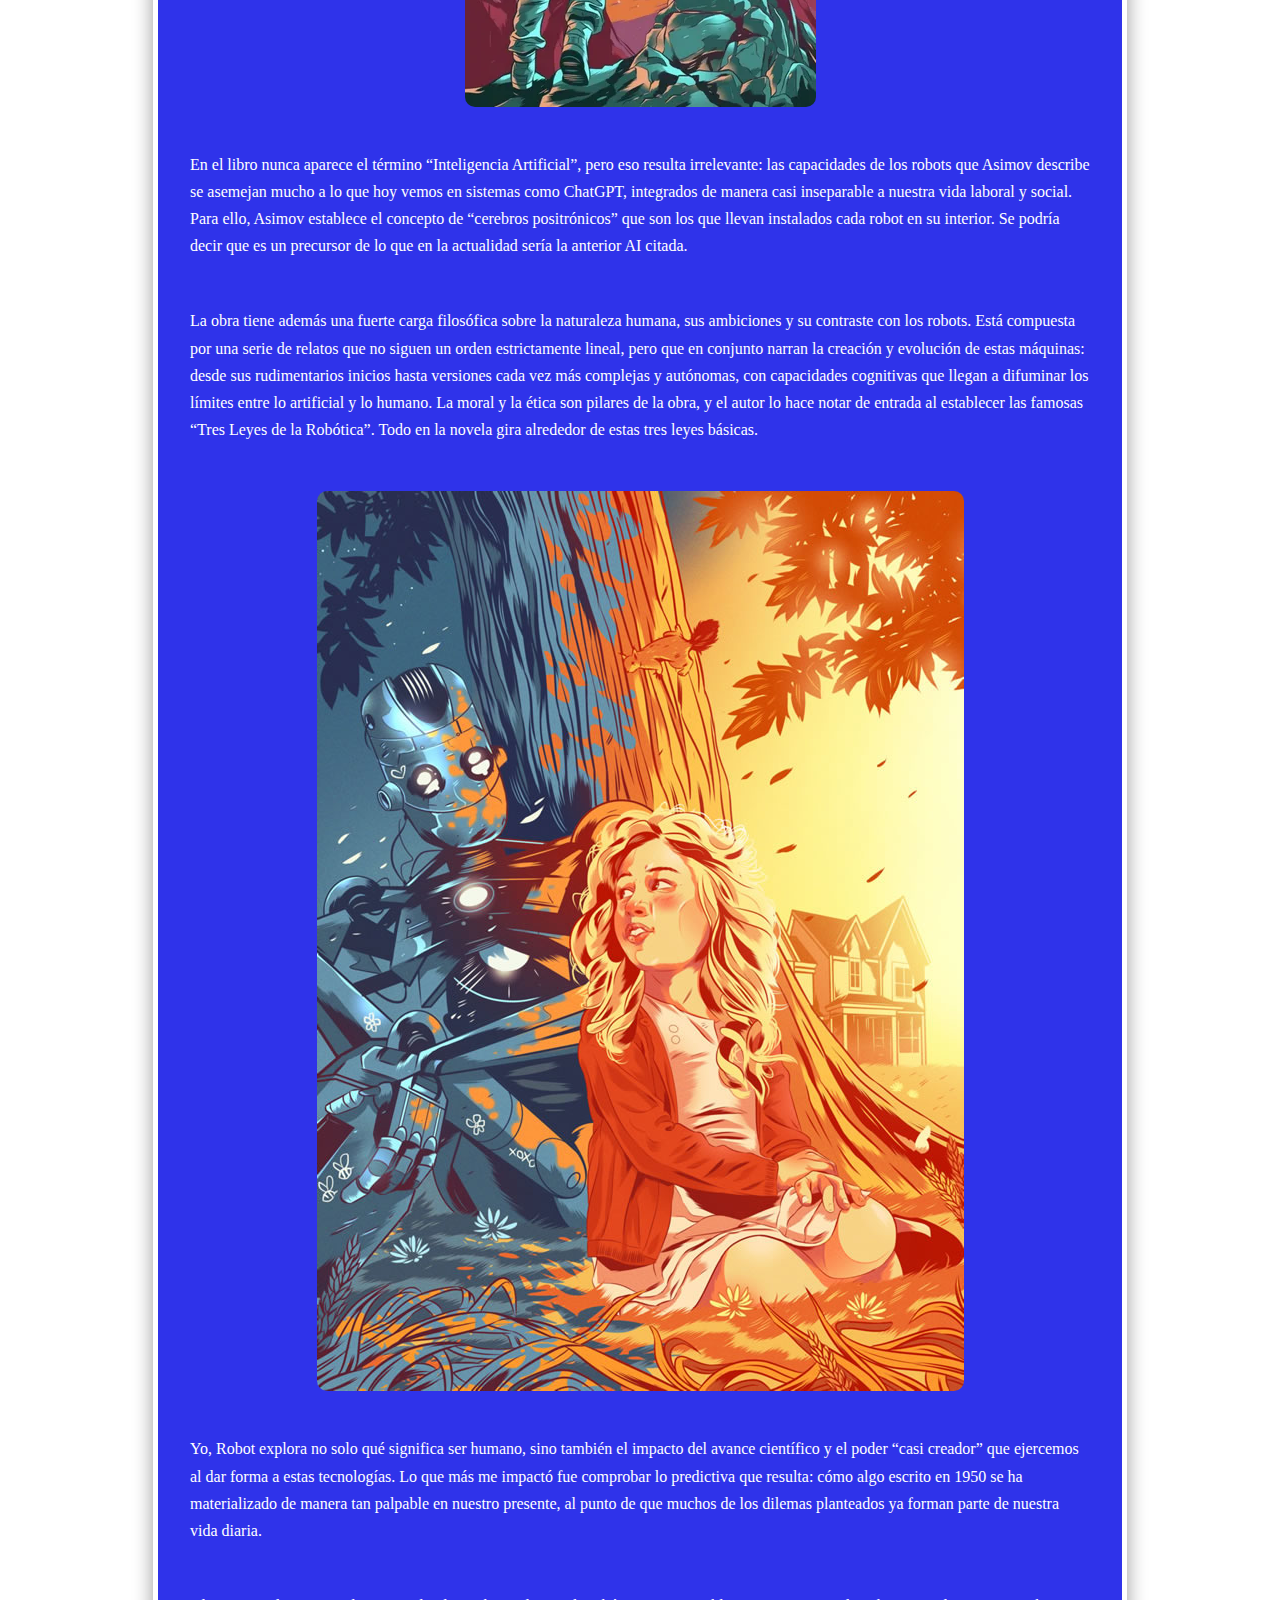
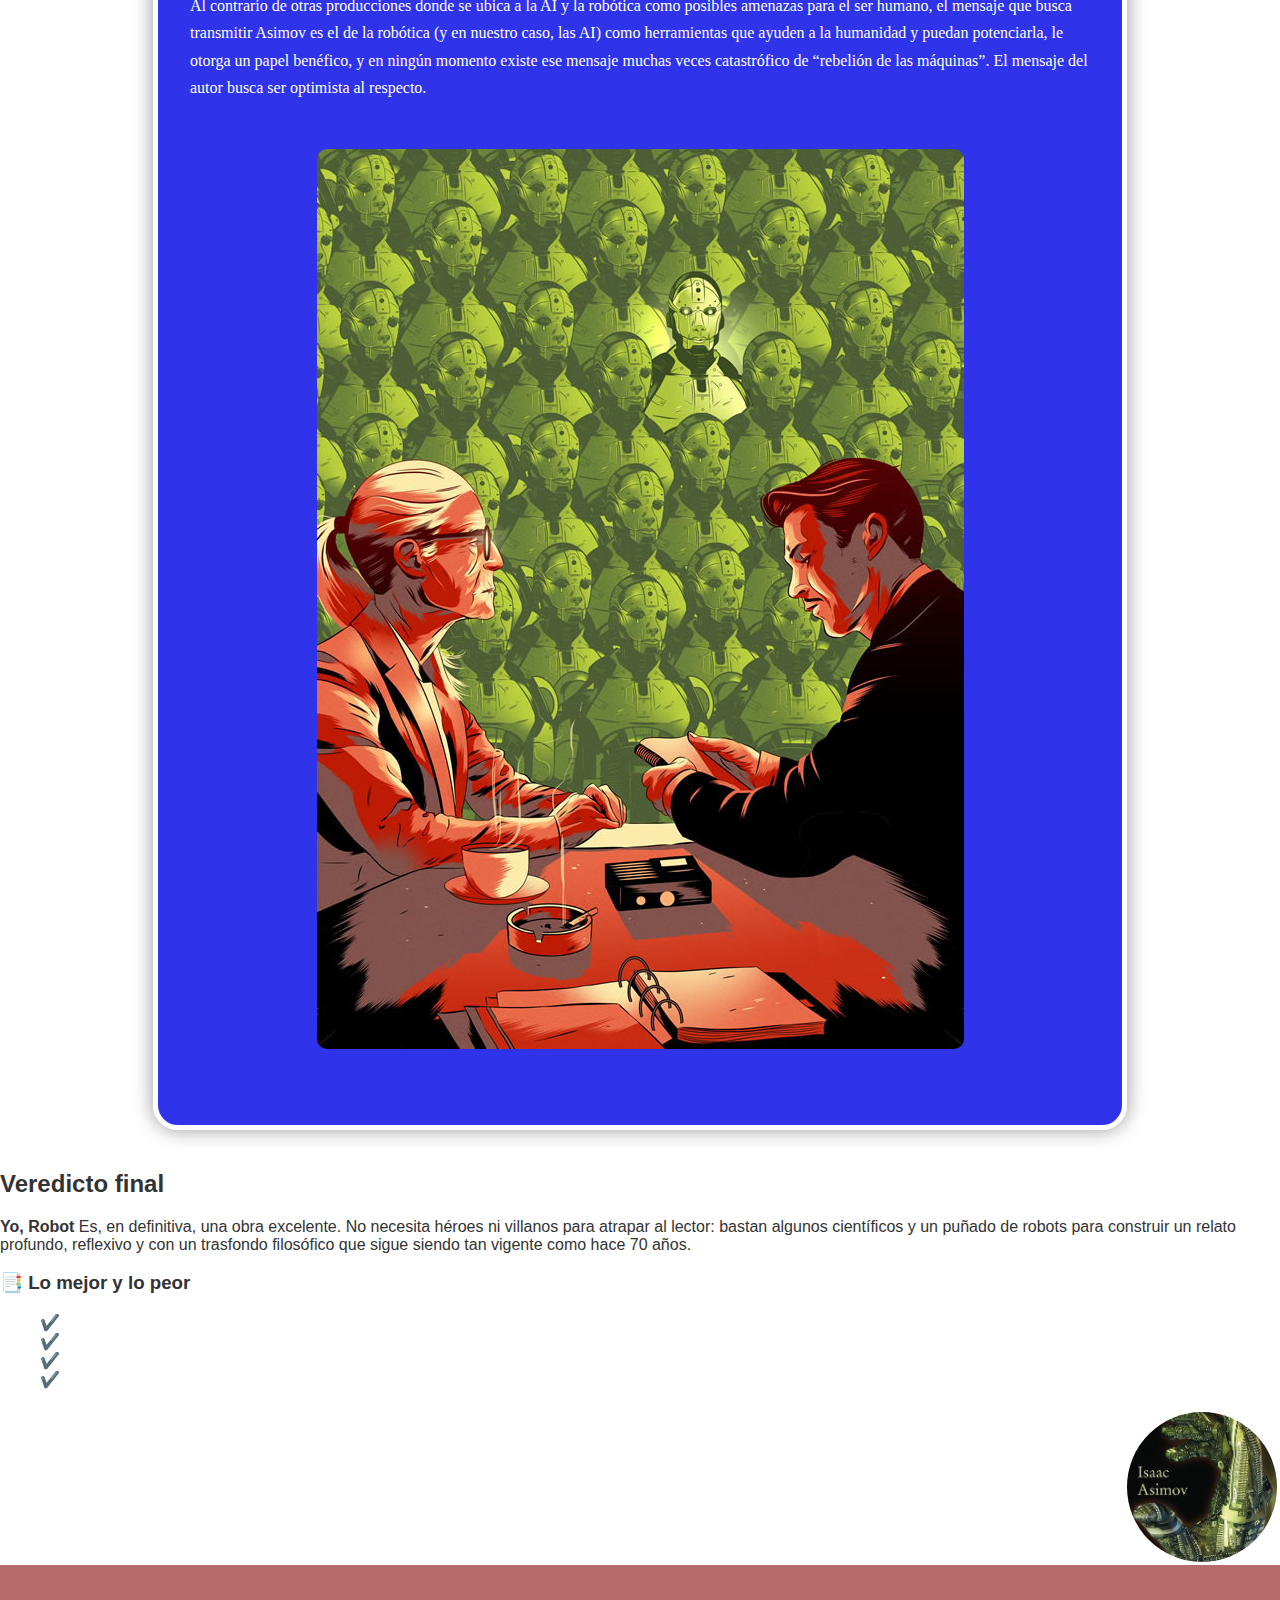
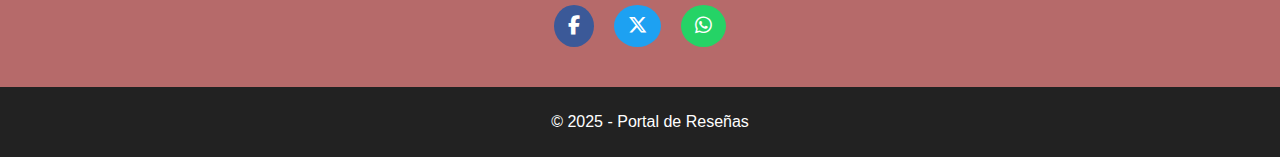
<file: reseñas/robot.html>
<!DOCTYPE html>
<html lang="es">
<head>
  <meta charset="UTF-8">
  <title>RESEÑA: Yo, robot</title>
  <link rel="stylesheet" href="../styles.css">
  <link rel="stylesheet" href="https://cdnjs.cloudflare.com/ajax/libs/font-awesome/6.5.0/css/all.min.css">


</head>
<body>
  <div class="fondo-salmon">

  <header class="header-minimal">
    <h1 style="font-family: 'Trebuchet MS', sans-serif;">Reseña: <span style="color: #f3d9b1;">Yo, Robot</span></h1>
    <nav class="nav-imagenes">
      <a href="../index.html">
        <img src="../imagenes/InicioBOT.png" alt="Inicio">
      </a>
      <a href="../libros.html">
        <img src="../imagenes/LibrosBOT.png" alt="Libros">
      </a>
      <a href="../cine.html">
        <img src="../imagenes/CineBOT.png" alt="Peliculas">
      </a>
    </nav>
</header>


  <main>
    <!-- Datos del libro -->
    <div style="max-width: 500px; margin: 40px auto; padding: 20px; background-color: rgb(255, 255, 255); border-radius: 10px; text-align: center; color: #000000; box-shadow: 0 2px 6px rgb(255, 255, 255); font-family: Georgia, serif;">
        <p><strong>Autor:</strong> Isaac Asimov</p>
        <p><strong>Año de publicación:</strong> 1950</p>
        <p><strong>Género:</strong> Ciencia Ficción<</p>
      </div>
      

    <!-- Imagen destacada -->
<div style="text-align: center; margin: 40px 0;">
    <img src="../imagenes/robot1.webp" alt="Banner Yo Robot" style="max-width: 100%; height: auto; border-radius: 10px;">
  </div>
  

    <!-- Cuerpo del artículo -->
<section>
  <div class="bloque-texto">
  
    <p class="capital">
        Yo, Robot es una de esas obras que, leídas en el contexto actual de la tecnología y la sociedad, resultan más visionarias que ficticias. Asimov la escribió en 1950, y gran parte de los hechos que describe hoy ya están presentes en nuestra vida cotidiana. No tanto en el campo de la robótica —aunque también hay avances importantes aquí—, sino en el terreno de las inteligencias artificiales: máquinas con “cerebros” capaces de almacenar enormes cantidades de información, resolver problemas complejos y asistir al ser humano en sus tareas
      </p>
      

      <!-- Segunda imagen -->
<div style="text-align: center; margin: 40px 0;">
    <img src="../imagenes/robot2.webp" alt="Descripción de la imagen" style="max-width: 100%; height: auto; border-radius: 10px;">
  </div>

  <!-- Nuevos párrafos -->
  
    <p>
        En el libro nunca aparece el término “Inteligencia Artificial”, pero eso resulta irrelevante: las capacidades de los robots que Asimov describe se asemejan mucho a lo que hoy vemos en sistemas como ChatGPT, integrados de manera casi inseparable a nuestra vida laboral y social. Para ello, Asimov establece el concepto de “cerebros positrónicos” que son los que llevan instalados cada robot en su interior. Se podría decir que es un precursor de lo que en la actualidad sería la anterior AI citada.
    </p>
  
    <p>
        La obra tiene además una fuerte carga filosófica sobre la naturaleza humana, sus ambiciones y su contraste con los robots. Está compuesta por una serie de relatos que no siguen un orden estrictamente lineal, pero que en conjunto narran la creación y evolución de estas máquinas: desde sus rudimentarios inicios hasta versiones cada vez más complejas y autónomas, con capacidades cognitivas que llegan a difuminar los límites entre lo artificial y lo humano. La moral y la ética son pilares de la obra, y el autor lo hace notar de entrada al establecer las famosas “Tres Leyes de la Robótica”. Todo en la novela gira alrededor de estas tres leyes básicas.
    </p>
  
    
  <!-- Imagen de Ian Malcolm -->
<div style="text-align: center; margin: 40px 0;">
    <img src="../imagenes/robot3.jpg" alt="Metro" style="max-width: 100%; height: auto; border-radius: 10px;">
  </div>
  
  <!-- Más texto de la reseña -->
  
    <p>
        Yo, Robot explora no solo qué significa ser humano, sino también el impacto del avance científico y el poder “casi creador” que ejercemos al dar forma a estas tecnologías. Lo que más me impactó fue comprobar lo predictiva que resulta: cómo algo escrito en 1950 se ha materializado de manera tan palpable en nuestro presente, al punto de que muchos de los dilemas planteados ya forman parte de nuestra vida diaria.
    </p>

    <p>
        Al contrario de otras producciones donde se ubica a la AI y la robótica como posibles amenazas para el ser humano, el mensaje que busca transmitir Asimov es el de la robótica (y en nuestro caso, las AI) como herramientas que ayuden a la humanidad y puedan potenciarla, le otorga un papel benéfico, y en ningún momento existe ese mensaje muchas veces catastrófico de “rebelión de las máquinas”. El mensaje del autor busca ser optimista al respecto.
    </p>

  

    <div style="text-align: center; margin: 40px 0;">
        <img src="../imagenes/robot4.jpg" alt="Metro" style="max-width: 100%; height: auto; border-radius: 10px;">
      </div>


  </section>
  
  </main>

  <div class="veredicto-final-bloque">
    <div class="veredicto-titulo">
      <h2>Veredicto final</h2>
    </div>
  
    <div class="veredicto-contenido">
      <p>
       <strong> Yo, Robot </strong> Es, en definitiva, una obra excelente. No necesita héroes ni villanos para atrapar al lector: bastan algunos científicos y un puñado de robots para construir un relato profundo, reflexivo y con un trasfondo filosófico que sigue siendo tan vigente como hace 70 años.

      </p>
  
      <div class="veredicto-listado-imagen">
        <div class="veredicto-lista">
          <h3>📑 Lo mejor y lo peor</h3>
          <ul>
            <li style="color: #ffffff;">✔️ El planteamiento de las Tres Leyes de la Robótica</li>
            <li style="color: #ffffff;">✔️ La importancia que se le otorga a la ética y la moral</li>
            <li style="color: #ffffff;">✔️ Temáticas con fuerte carga reflexiva y fisolósica.</li>
            <li style="color: #ffffff;">✔️ Excelente manera de unir relatos cortos para dar lugar a una trama completa y robusta</li>
          </ul>
        </div>
  
        <!-- Imagen circular -->
        <div style="display: flex; justify-content: flex-end; margin-top: 20px;">
            <img src="../imagenes/robot1.webp" alt="Miniatura Yo, Robot"
                 style="width: 150px; height: 150px; border-radius: 50%; object-fit: cover; border: 3px solid #fff;">
          </div>
        </div>
      </div>
    </div>
  </div>
  
  
    
  
  </section>
  
  

  <!-- Botones de compartir con íconos reutilizables -->
<div style="text-align: center; margin: 40px 0;">
    <a href="https://www.facebook.com/sharer/sharer.php?u=https://bajolalupa.netlify.app/rese%C3%B1as/robot.html"
       target="_blank"
       class="boton-red-social"
       style="background-color: #3b5998;">
      <i class="fab fa-facebook-f"></i>
    </a>
  
    <a href="https://twitter.com/intent/tweet?url=https://bajolalupa.netlify.app/rese%C3%B1as/robot.html&text=Leé esta reseña de Yo, Robot"
       target="_blank"
       class="boton-red-social"
       style="background-color: #1da1f2;">
      <i class="fab fa-x-twitter"></i>
    </a>
  
    <a href="https://api.whatsapp.com/send?text=Leé esta reseña de Metro 2033: https://bajolalupa.netlify.app/rese%C3%B1as/robot.html"
       target="_blank"
       class="boton-red-social"
       style="background-color: #25D366;">
      <i class="fab fa-whatsapp"></i>
    </a>
  </div>

  <footer>
    <p>&copy; 2025 - Portal de Reseñas</p>
  </footer>

</body>
</html>
</file>
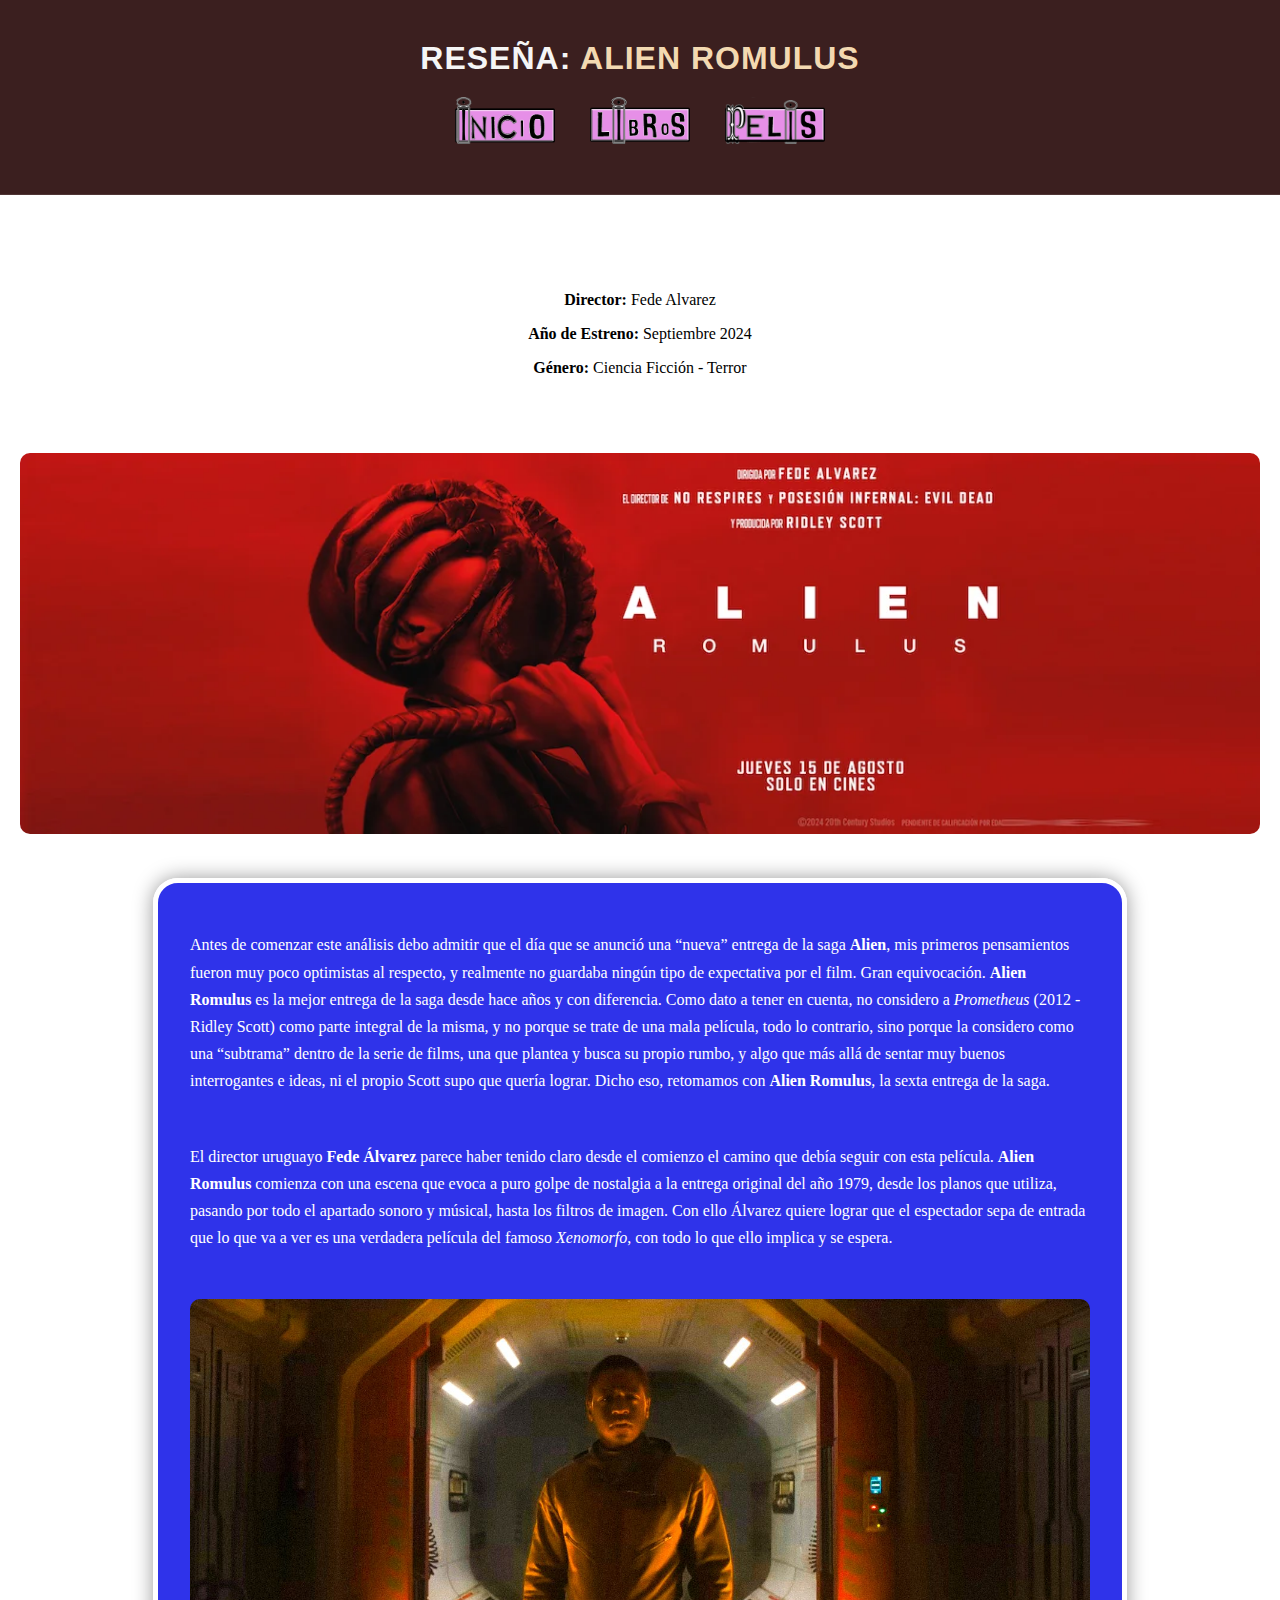
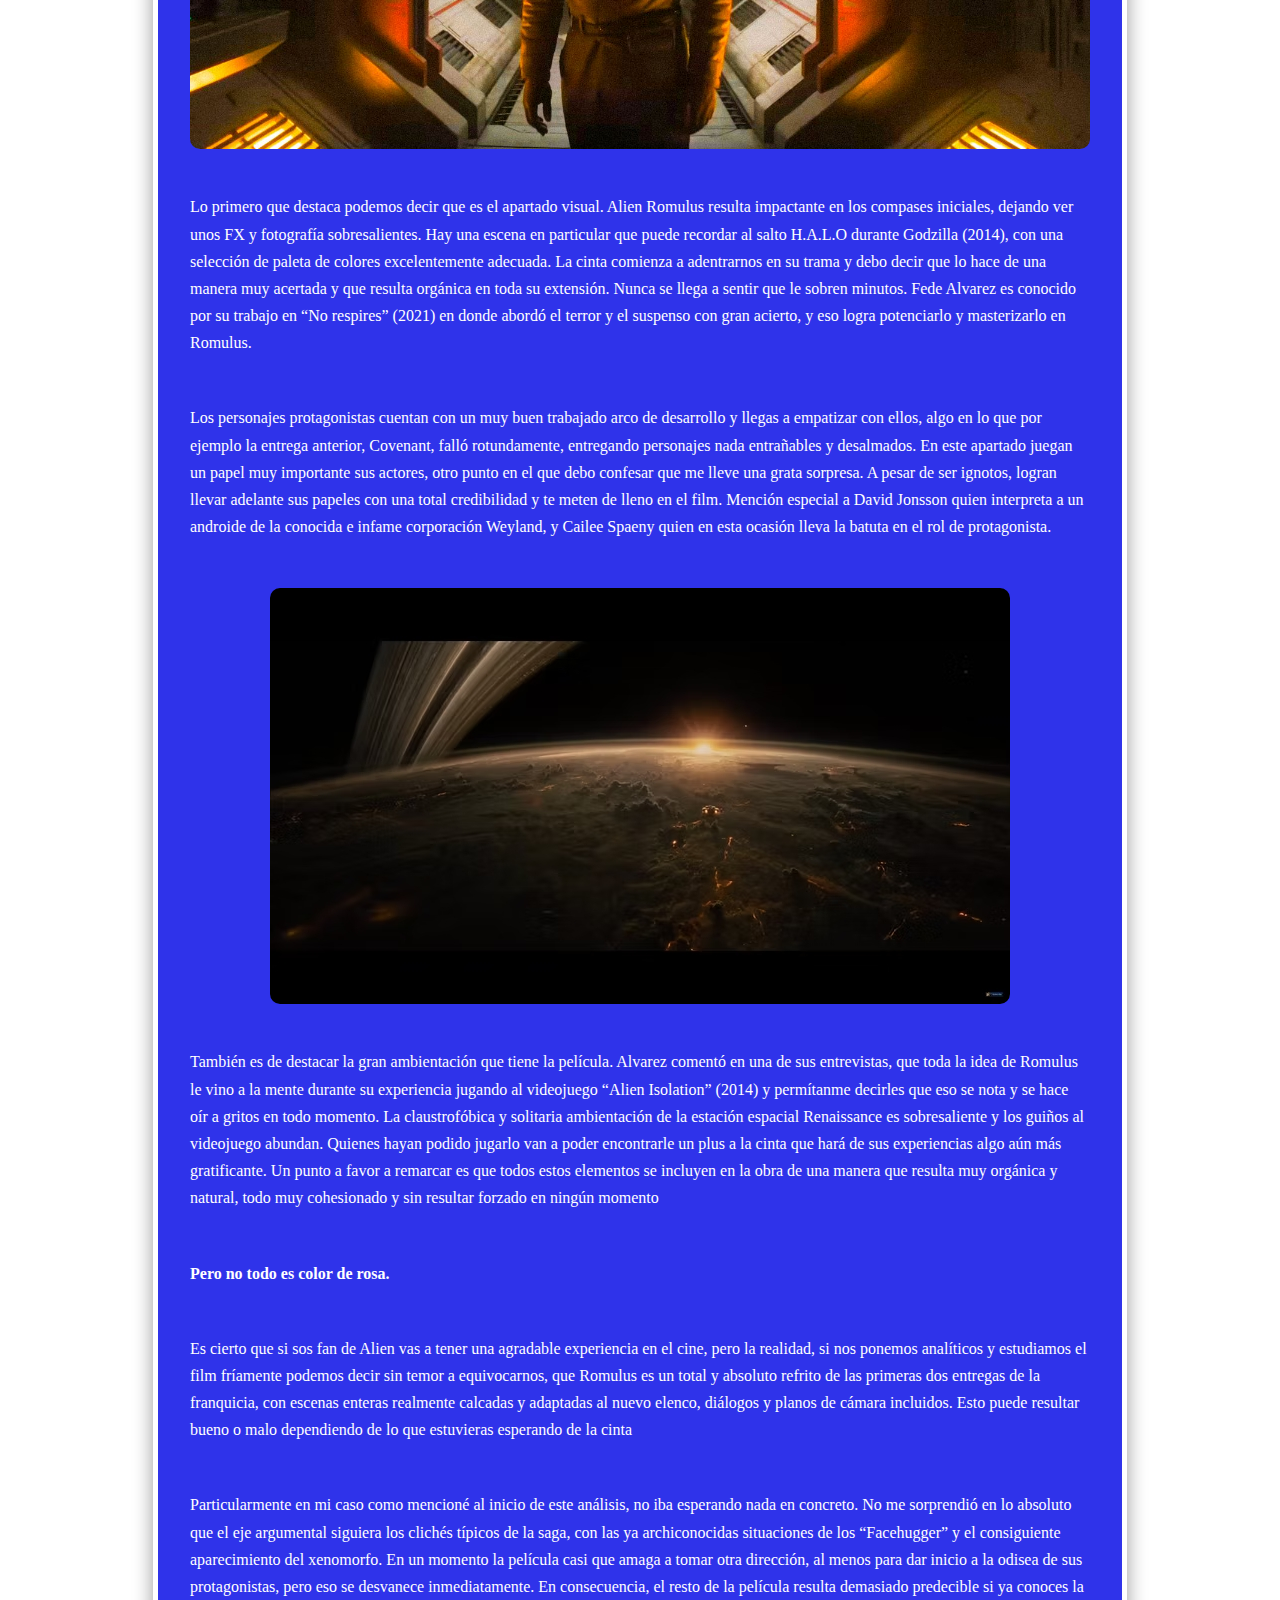
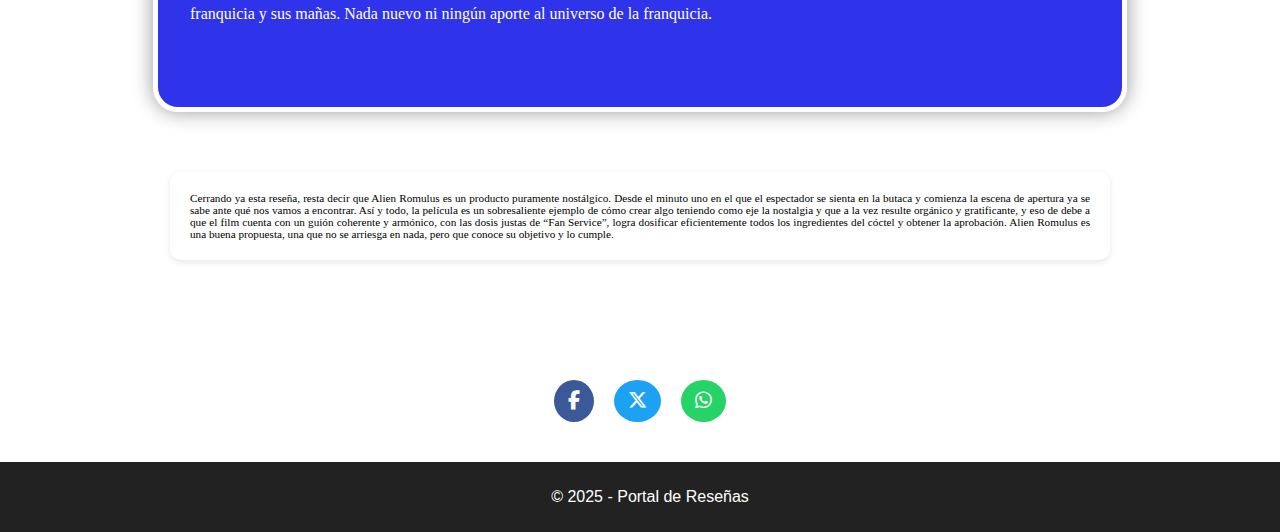
<file: reseñas/Romulus.html>
<!DOCTYPE html>
<html lang="es">
<head>
  <meta charset="UTF-8">
  <title>RESEÑA: Alien Romulus</title>
  <link rel="stylesheet" href="../styles.css">
  <link rel="stylesheet" href="https://cdnjs.cloudflare.com/ajax/libs/font-awesome/6.5.0/css/all.min.css">


</head>
<body>
  <div class="fondo-salmon">

  <header class="header-minimal">
    <h1 style="font-family: 'Trebuchet MS', sans-serif;">Reseña: <span style="color: #f3d9b1;">Alien Romulus</span></h1>
    <nav class="nav-imagenes">
      <a href="../index.html">
        <img src="../imagenes/InicioBOT.png" alt="Inicio">
      </a>
      <a href="../libros.html">
        <img src="../imagenes/LibrosBOT.png" alt="Libros">
      </a>
      <a href="../cine.html">
        <img src="../imagenes/CineBOT.png" alt="Peliculas">
      </a>
    </nav>
</header>


  <main>
    <!-- Datos del libro -->
    <div style="max-width: 500px; margin: 40px auto; padding: 20px; background-color: rgb(255, 255, 255); border-radius: 10px; text-align: center; color: #000000; box-shadow: 0 2px 6px rgb(255, 255, 255); font-family: Georgia, serif;">
        <p><strong>Director:</strong> Fede Alvarez</p>
        <p><strong>Año de Estreno:</strong> Septiembre 2024</p>
        <p><strong>Género:</strong> Ciencia Ficción - Terror</p>
      </div>
      

    <!-- Imagen destacada -->
<div style="text-align: center; margin: 40px 0;">
    <img src="../imagenes/banner.jpg" alt="Portada de Alien Romulus" style="max-width: 100%; height: auto; border-radius: 10px;">
  </div>
  

    <!-- Cuerpo del artículo -->
<section>
  <div class="bloque-texto">
  
    <p>
        Antes de comenzar este análisis debo admitir que el día que se anunció una “nueva” entrega de la saga <strong>Alien</strong>, mis primeros pensamientos fueron muy poco optimistas al respecto, y realmente no guardaba ningún tipo de expectativa por el film. Gran equivocación. <strong>Alien Romulus</strong> es la mejor entrega de la saga desde hace años y con diferencia. Como dato a tener en cuenta, no considero a <em>Prometheus</em> (2012 - Ridley Scott) como parte integral de la misma, y no porque se trate de una mala película, todo lo contrario, sino porque la considero como una “subtrama” dentro de la serie de films, una que plantea y busca su propio rumbo, y algo que más allá de sentar muy buenos interrogantes e ideas, ni el propio Scott supo que quería lograr. Dicho eso, retomamos con <strong>Alien Romulus</strong>, la sexta entrega de la saga.
      </p>
      
      <p>
        El director uruguayo <strong>Fede Álvarez</strong> parece haber tenido claro desde el comienzo el camino que debía seguir con esta película. <strong>Alien Romulus</strong> comienza con una escena que evoca a puro golpe de nostalgia a la entrega original del año 1979, desde los planos que utiliza, pasando por todo el apartado sonoro y músical, hasta los filtros de imagen. Con ello Álvarez quiere lograr que el espectador sepa de entrada que lo que va a ver es una verdadera película del famoso <em>Xenomorfo</em>, con todo lo que ello implica y se espera.
      </p>
      

      <!-- Segunda imagen -->
<div style="text-align: center; margin: 40px 0;">
    <img src="../imagenes/andy.jpg" alt="Descripción de la imagen" style="max-width: 100%; height: auto; border-radius: 10px;">
  </div>

  <!-- Nuevos párrafos -->
  
    <p>
        Lo primero que destaca podemos decir que es el apartado visual. Alien Romulus resulta impactante en los compases iniciales, dejando ver unos FX y fotografía sobresalientes. Hay una escena en particular que puede recordar al salto H.A.L.O durante Godzilla (2014), con una selección de paleta de colores excelentemente adecuada. La cinta comienza a adentrarnos en su trama y debo decir que lo hace de una manera muy acertada y que resulta orgánica en toda su extensión. Nunca se llega a sentir que le sobren minutos. Fede Alvarez es conocido por su trabajo en “No respires” (2021) en donde abordó el terror y el suspenso con gran acierto, y eso logra potenciarlo y masterizarlo en Romulus.
    </p>
  
    <p>
        Los personajes protagonistas cuentan con un muy buen trabajado arco de desarrollo y llegas a empatizar con ellos, algo en lo que por ejemplo la entrega anterior, Covenant, falló rotundamente, entregando personajes nada entrañables y desalmados. En este apartado juegan un papel muy importante sus actores, otro punto en el que debo confesar que me lleve una grata sorpresa. A pesar de ser ignotos, logran llevar adelante sus papeles con una total credibilidad y te meten de lleno en el film. Mención especial a David Jonsson quien interpreta a un androide de la conocida e infame corporación Weyland, y Cailee Spaeny quien en esta ocasión lleva la batuta en el rol de protagonista. 
    </p>
  
    
  <!-- Imagen de Ian Malcolm -->
<div style="text-align: center; margin: 40px 0;">
    <img src="../imagenes/space.jpg" alt="Jurassic Park" style="max-width: 100%; height: auto; border-radius: 10px;">
  </div>
  
  <!-- Más texto de la reseña -->
  
    <p>
        También es de destacar la gran ambientación que tiene la película. Alvarez comentó en una de sus entrevistas, que toda la idea de Romulus le vino a la mente durante su experiencia jugando al videojuego “Alien Isolation” (2014) y permítanme decirles que eso se nota y se hace oír a gritos en todo momento. La claustrofóbica y solitaria ambientación de la estación espacial Renaissance es sobresaliente y los guiños al videojuego abundan. Quienes hayan podido jugarlo van a poder encontrarle un plus a la cinta que hará de sus experiencias algo aún más gratificante. Un punto a favor a remarcar es que todos estos elementos se incluyen en la obra de una manera que resulta muy orgánica y natural, todo muy cohesionado y sin resultar forzado en ningún momento
    </p>

    <p>
        <strong>Pero no todo es color de rosa.</strong>
    </p>
  
    <p>
        Es cierto que si sos fan de Alien vas a tener una agradable experiencia en el cine, pero la realidad, si nos ponemos analíticos y estudiamos el film fríamente podemos decir sin temor a equivocarnos, que Romulus es un total y absoluto refrito de las primeras dos entregas de la franquicia, con escenas enteras realmente calcadas y adaptadas al nuevo elenco, diálogos y planos de cámara incluidos. Esto puede resultar bueno o malo dependiendo de lo que estuvieras esperando de la cinta
    </p>
  
    <p>
        Particularmente en mi caso como mencioné al inicio de este análisis, no iba esperando nada en concreto. No me sorprendió en lo absoluto que el eje argumental siguiera los clichés típicos de la saga, con las ya archiconocidas situaciones de los “Facehugger” y el consiguiente aparecimiento del xenomorfo. En un momento la película casi que amaga a tomar otra dirección, al menos para dar inicio a la odisea de sus protagonistas, pero eso se desvanece inmediatamente. En consecuencia, el resto de la película resulta demasiado predecible si ya conoces la franquicia y sus mañas. Nada nuevo ni ningún aporte al universo de la franquicia.
    </p>
  
  
  
  
  </section>
  
  <!-- Bloque de cierre destacado -->
  <div class="bloque-recomendacion">
    Cerrando ya esta reseña, resta decir que Alien Romulus es un producto puramente nostálgico. Desde el minuto uno en el que el espectador se sienta en la butaca y comienza la escena de apertura ya se sabe ante qué nos vamos a encontrar. Así y todo, la película es un sobresaliente ejemplo de cómo crear algo teniendo como eje la nostalgia y  que a la vez resulte orgánico y gratificante, y eso de debe a que el film cuenta con un guión coherente y armónico, con las dosis justas de “Fan Service”, logra dosificar eficientemente todos los ingredientes del cóctel y obtener la aprobación. Alien Romulus es una buena propuesta, una que no se arriesga en nada, pero que conoce su objetivo y lo cumple.
  </div>

  </main>

  <!-- Botones de compartir con íconos reutilizables -->
<div style="text-align: center; margin: 40px 0;">
    <a href="https://www.facebook.com/sharer/sharer.php?u=http://127.0.0.1:5500/reseñas/jurassic-park.html"
       target="_blank"
       class="boton-red-social"
       style="background-color: #3b5998;">
      <i class="fab fa-facebook-f"></i>
    </a>
  
    <a href="https://twitter.com/intent/tweet?url=http://127.0.0.1:5500/reseñas/jurassic-park.html&text=Leé esta reseña de Jurassic Park"
       target="_blank"
       class="boton-red-social"
       style="background-color: #1da1f2;">
      <i class="fab fa-x-twitter"></i>
    </a>
  
    <a href="https://api.whatsapp.com/send?text=Leé esta reseña de Jurassic Park: http://127.0.0.1:5500/reseñas/jurassic-park.html"
       target="_blank"
       class="boton-red-social"
       style="background-color: #25D366;">
      <i class="fab fa-whatsapp"></i>
    </a>
  </div>

  <footer>
    <p>&copy; 2025 - Portal de Reseñas</p>
  </footer>

</body>
</html>
</file>
<file: styles.css>
body {
  font-family: sans-serif;
  background-image: url('imagenes/fondo.png');
  background-size: cover;
  background-attachment: fixed;
  background-repeat: no-repeat;
  background-position: center;
  margin: 0;
  padding: 0;
  color: #333;
}

  
  header {
    background-color: #222;
    color: white;
    padding: 20px;
    text-align: center;
  }
  
  nav {
    margin-top: 10px;
  }
  
  nav a {
    color: #00aced;
    margin: 0 10px;
    text-decoration: none;
  }
  
  nav a:hover {
    text-decoration: underline;
  }
  
  main {
    padding: 20px;
  }
  
  article {
    background-color: white;
    border-radius: 5px;
    padding: 15px;
    margin-bottom: 20px;
    box-shadow: 0 2px 4px rgba(0,0,0,0.1);
  }
  
  footer {
    background-color: #222;
    color: white;
    text-align: center;
    padding: 10px;
    position: relative;
    bottom: 0;
    width: 100%;
  }
  
  .boton-red-social {
    display: inline-block;
    margin: 0 8px;
    font-size: 1.2em;
    color: white;
    padding: 10px 14px;
    border-radius: 50%;
    text-decoration: none;
    transition: background-color 0.3s, transform 0.2s;
  }
  
  .boton-red-social:hover {
    transform: scale(1.1);
  }

  .bloque-texto {
    background-color: rgba(10, 15, 230, 0.85); /* azul intenso con transparencia */
    border: 5px solid white;
    border-radius: 25px;
    padding: 2rem;
    max-width: 900px;
    margin: auto;
    color: white;
    font-family: 'Georgia', serif;
    box-shadow: 0 0 20px rgba(0, 0, 0, 0.4);
  }
  
  
  .ficha-tecnica {
    max-width: 500px;
    margin: 40px auto;
    padding: 20px;
    background-color: rgba(240, 179, 237, 0.945);
    border-radius: 10px;
    text-align: center;
    color: #222;
    box-shadow: 0 2px 6px rgba(0, 0, 0, 0.2);
    font-family: Georgia, serif;
  }
  
  .bloque-recomendacion {
    max-width: 700px;
    margin: 60px auto;
    background-color: white;
    padding: 20px;
    border-radius: 10px;
    font-family: Georgia, serif;
    font-size: 1.1em;
    color: #333;
    box-shadow: 0 2px 6px rgba(0,0,0,0.1);
    text-align: justify;
  }
  
  .encabezado {
    background-image: url('../imagenes/tu-imagen.jpg'); /* Cambiá esto según la entrada */
    background-size: cover;
    background-position: center;
    background-repeat: no-repeat;
    padding: 60px 20px;
    text-align: center;
    color: white;
    text-shadow: 2px 2px 5px rgba(0, 0, 0, 0.7);
    border-bottom: 2px solid rgba(255, 255, 255, 0.2);
  }

  .nav-botones {
    margin-top: 25px; /* para bajarlos un poco */
  }
  
  .nav-botones a {
    background-color: rgba(255, 235, 235, 0.15); /* rosa claro transparente */
    color: #f5f5f5;
    text-decoration: none;
    padding: 10px 18px;
    border-radius: 8px;
    margin: 0 8px;
    display: inline-block;
    font-weight: bold;
    transition: background-color 0.3s ease, transform 0.2s ease;
    border: 1px solid rgba(255, 255, 255, 0.2);
  }
  
  .nav-botones a:hover {
    background-color: rgba(255, 235, 235, 0.3); /* un poco más visible al pasar */
    transform: scale(1.05);
  }
  

/* Bloque intermedio (sin fondo, pero con mismo ancho y justificado) */
.bloque-texto-simple {
  max-width: 700px;
  margin: 40px auto;
  color: #f1f1f1;
  text-align: justify;
  line-height: 1.6;
  font-size: 1.05em;
}

/* Imagen destacada centrada */
.imagen-centrada {
  text-align: center;
  margin: 40px 0;
}

.imagen-centrada img {
  max-width: 100%;
  height: auto;
  border-radius: 10px;
}

/* Ficha técnica (autor, año, género) */
.ficha-tecnica {
  max-width: 500px;
  margin: 40px auto;
  padding: 20px;
  background-color: rgba(255, 255, 255, 0.9);
  border-radius: 10px;
  text-align: center;
  color: #222;
  box-shadow: 0 2px 6px rgba(0, 0, 0, 0.2);
  font-family: Georgia, serif;
}

/* Bloque final de recomendación */
.bloque-recomendacion {
  max-width: 900px;
  margin: 60px auto;
  background-color: rgb(255, 255, 255);
  padding: 20px;
  border-radius: 10px;
  font-family: Georgia, serif;
  font-size: 0.7em;
  color: #000000;
  box-shadow: 0 2px 6px rgba(0,0,0,0.1);
  text-align: justify;
}

.header-minimal {
  background-color: #3b1f1f;
  padding: 40px 20px;
  text-align: center;
  color: #f5f5f5;
  border-bottom: 1px solid rgba(255, 255, 255, 0.1);
  font-family: 'Trebuchet MS', sans-serif;

}


.header-minimal h1 {
  font-family: 'Trebuchet MS', sans-serif;
  font-size: 2rem;
  margin: 0;
  letter-spacing: 1px;
  text-transform: uppercase;
}


.header-minimal h1 span {
  color: #f3d9b1; /* beige cálido tipo crema antigua */
}

@media (max-width: 600px) {
  body {
    padding: 10px;
  }

  .header-minimal h1 {
    font-size: 1.4rem;
    letter-spacing: 0.5px;
    padding: 0 10px;
  }

  .nav-botones {
    margin-top: 15px;
  }

  .nav-botones a {
    display: block;
    margin: 10px auto;
    width: 80%;
    text-align: center;
  }

  .ficha-tecnica,
  .bloque-texto,
  .bloque-recomendacion {
    padding: 15px;
    margin: 30px 10px;
    font-size: 1em;
  }

  .imagen-centrada img,
  img {
    max-width: 100% !important;
    height: auto;
  }
}

body.solo-fondo {
  margin: 0;
  padding: 0;
  height: 100vh;
  background-image: url('imagenes/index.jpg'); /* asegurate del nombre exacto */
  background-size: cover;
  background-position: center;
  background-repeat: no-repeat;
  background-attachment: fixed;
}

body, html {
  margin: 0;
  padding: 0;
  height: 100%;
  background-color: #b66a6a; /* Rosa similar al fondo */
}

body, html {
  margin: 0;
  padding: 0;
  height: 100%;
  background-color: #b66a6a;
}

.fondo-inicio {
  background-image: url('imagenes/index.jpg'); /* Versión vertical para celular */
  background-size: contain;
  background-position: center;
  background-repeat: no-repeat;
  width: 100vw;
  height: 100vh;
  position: relative;
}

/* Fondo adaptado para PC (pantallas anchas) */
@media (min-width: 769px) {
  .fondo-inicio {
    background-image: url('imagenes/Inicio-pc.jpg'); /* Versión horizontal */
    background-size: cover;
    background-position: center;
    background-repeat: no-repeat;
  }
}


/* Estilos generales para los botones */
.boton {
  position: absolute;
  width: 200px; /* podés ajustar el tamaño si es necesario */
  height: auto;
  cursor: pointer;
  transition: transform 0.2s ease;
}

.boton:hover {
  transform: scale(1.05);
}

/* Posiciones de cada botón - AJUSTÁ según tu diseño */
.boton1 {
  top: 50%;
  left: 10%;
}
.boton2 {
  top: 60%;
  left: 10%;
}
.boton3 {
  top: 70%;
  left: 10%;
}

@media (max-width: 768px) {
  .boton {
    width: 90px;
    height: auto;
  }

  .boton1 {
    top: 44%;
    left: 12%;
    transform: none;
  }

  .boton2 {
    top: 52%;
    left: 12%;
    transform: none;
  }

  .boton3 {
    top: 60%;
    left: 12%;
    transform: none;
  }
}

.fondo-libros {
  background-image: url('../imagenes/fondo.png'); /* o fondo.png en celulares */
  background-size: cover;
  background-position: center;
  background-repeat: no-repeat;
  width: 100vw;
  min-height: 100vh;
  padding: 40px 0;
}

/* Contenedor general */
.contenedor-libros {
  max-width: 1000px;
  margin: auto;
  padding: 20px;
  text-align: center;
}

/* Tarjetas individuales */
.tarjeta-libro {
  background-color: white;
  border: 2px solid #ccc;
  border-radius: 12px;
  padding: 20px;
  margin: 20px auto;
  max-width: 600px;
  box-shadow: 0px 4px 8px rgba(0,0,0,0.1);
  transition: transform 0.2s ease;
}

.tarjeta-libro:hover {
  transform: translateY(-4px);
}

.tarjeta-libro h2 {
  margin-bottom: 10px;
  color: #333;
}

.tarjeta-libro a {
  text-decoration: none;
  color: #b0325e;
  font-weight: bold;
}

.img-libro {
  width: 100%;
  height: 180px;
  object-fit: cover;
  border-top-left-radius: 12px;
  border-top-right-radius: 12px;
  margin-bottom: 15px;
}

.fondo-salmon {
  background-color: #fff; /* Rosa pastel tipo Inspector */
  background-image: none !important;
  background-size: unset;
  background-position: unset;
  background-repeat: no-repeat;
  min-height: 100vh;
}

nav.nav-imagenes {
  background: none; /* Elimina cualquier fondo */
  padding: 10px;
  display: flex;
  justify-content: center;
  gap: 15px;
}

.nav-imagenes img {
  width: 100px; /* Ajustá el tamaño a gusto */
  height: auto;
  transition: transform 0.2s ease;
  vertical-align: middle;
}

.nav-imagenes img:hover {
  transform: scale(1.05);
}

@media (max-width: 600px) {
  .boton {
    width: 220px;
    height: auto;
    position: absolute;
    left: 50%;
    transform: translateX(-50%);
  }

  .boton1 {
    top: 25%;
  }

  .boton2 {
    top: 45%;
  }

  .boton3 {
    top: 59%;
  }
}

/* Fondo exclusivo para index.html */
.fondo-celular {
  background-image: url('imagenes/celular.jpg');
  background-size: cover;
  background-position: center;
  background-repeat: no-repeat;
  background-attachment: fixed;
  min-height: 100vh;
  width: 100%;
}

.fondo-celular::before {
  content: "";
  position: fixed;
  top: 0; left: 0;
  width: 100vw;
  height: 100vh;
  background-image: url('imagenes/celular.jpg');
  background-size: cover;
  background-position: center;
  background-repeat: no-repeat;
  z-index: -1;
}

.bloque-texto p {
  margin-bottom: 3em; /* Aumenta el espacio entre párrafos */
  line-height: 1.7;     /* Mejora la legibilidad */
}

@media (max-width: 600px) {
  .bloque-texto p {
    margin-bottom: 3.5em; /* Más espacio aún en pantallas pequeñas */
  }
}

.reseña-contenido {
  max-width: 800px;
  margin: 40px auto;
  padding: 20px;
  font-family: "Georgia", serif;
  font-size: 18px;
  line-height: 1.8;
  color: #111;
}

.reseña-contenido p {
  margin-bottom: 24px; /* espacio visible entre párrafos */
}

.reseña-contenido img {
  width: 100%;
  height: auto;
  border-radius: 10px;
  margin: 30px 0;
}

body {
  overflow-x: hidden;
}
</file>
